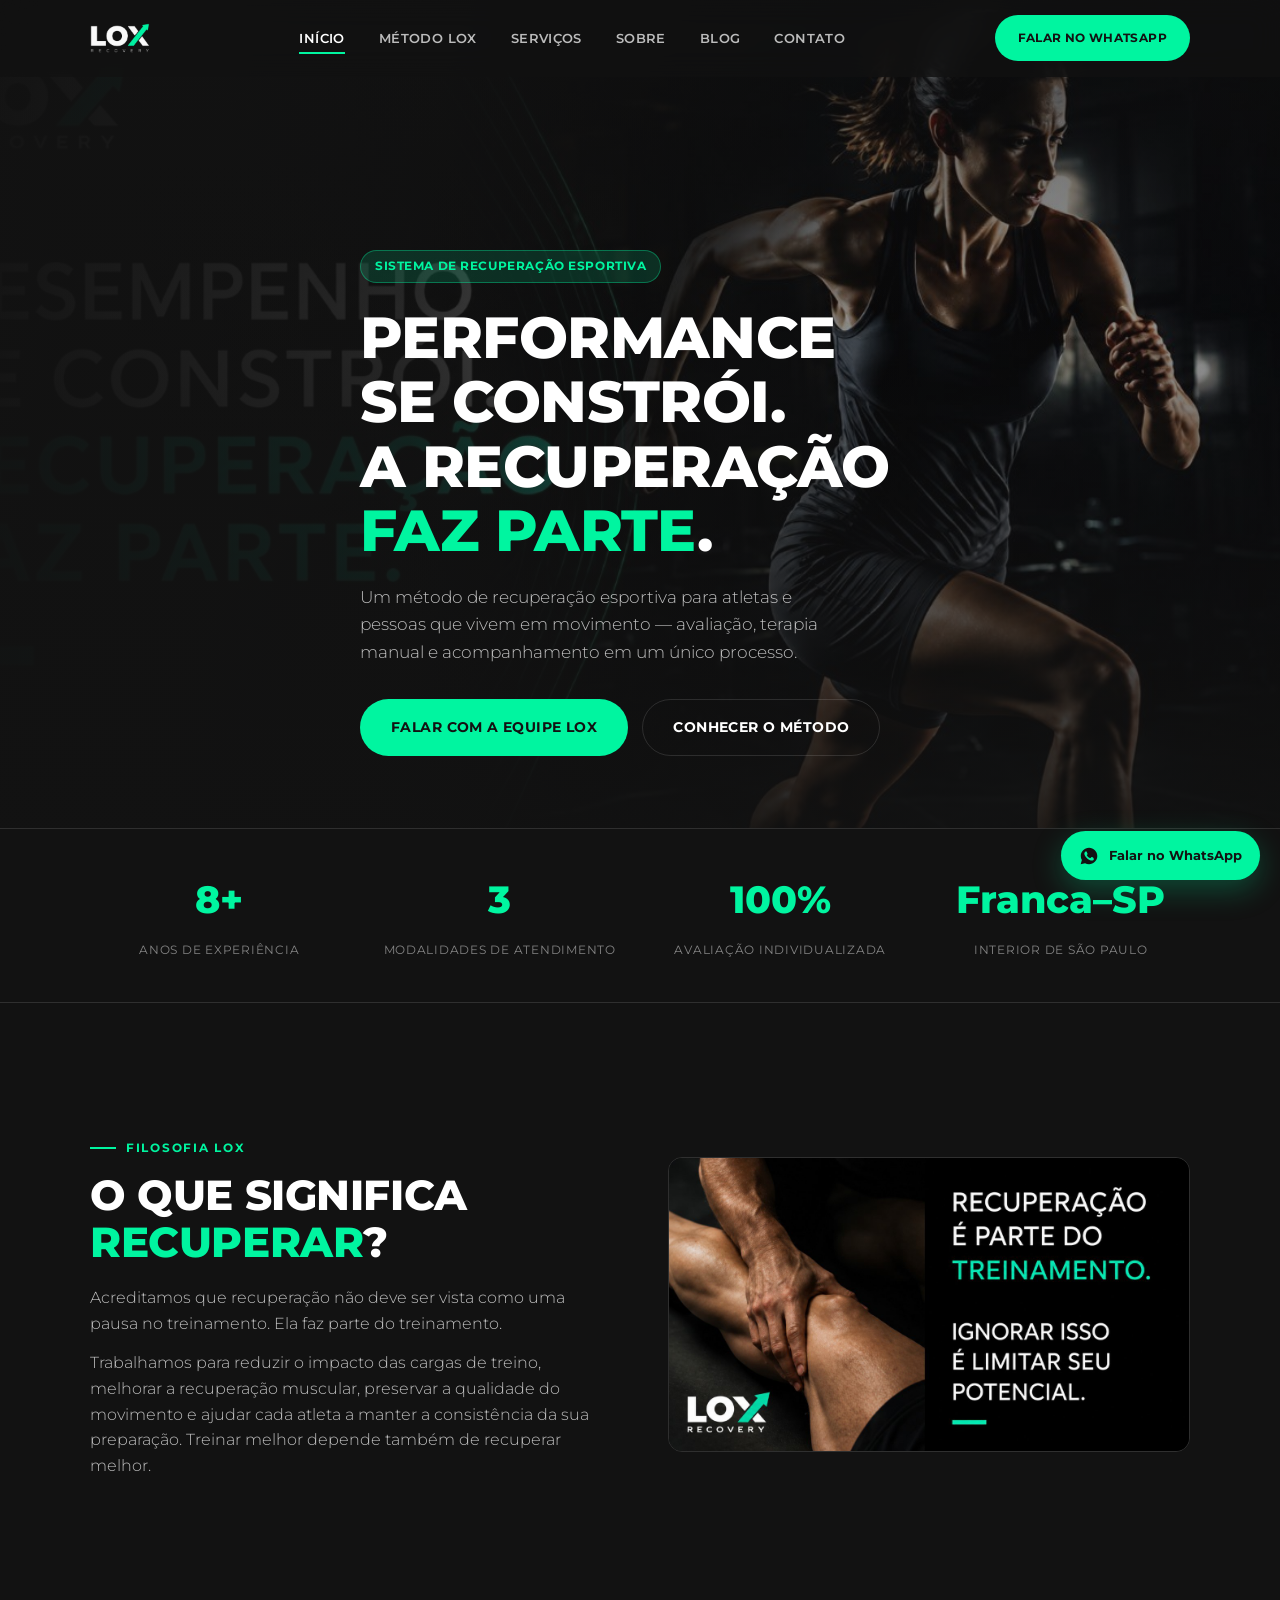
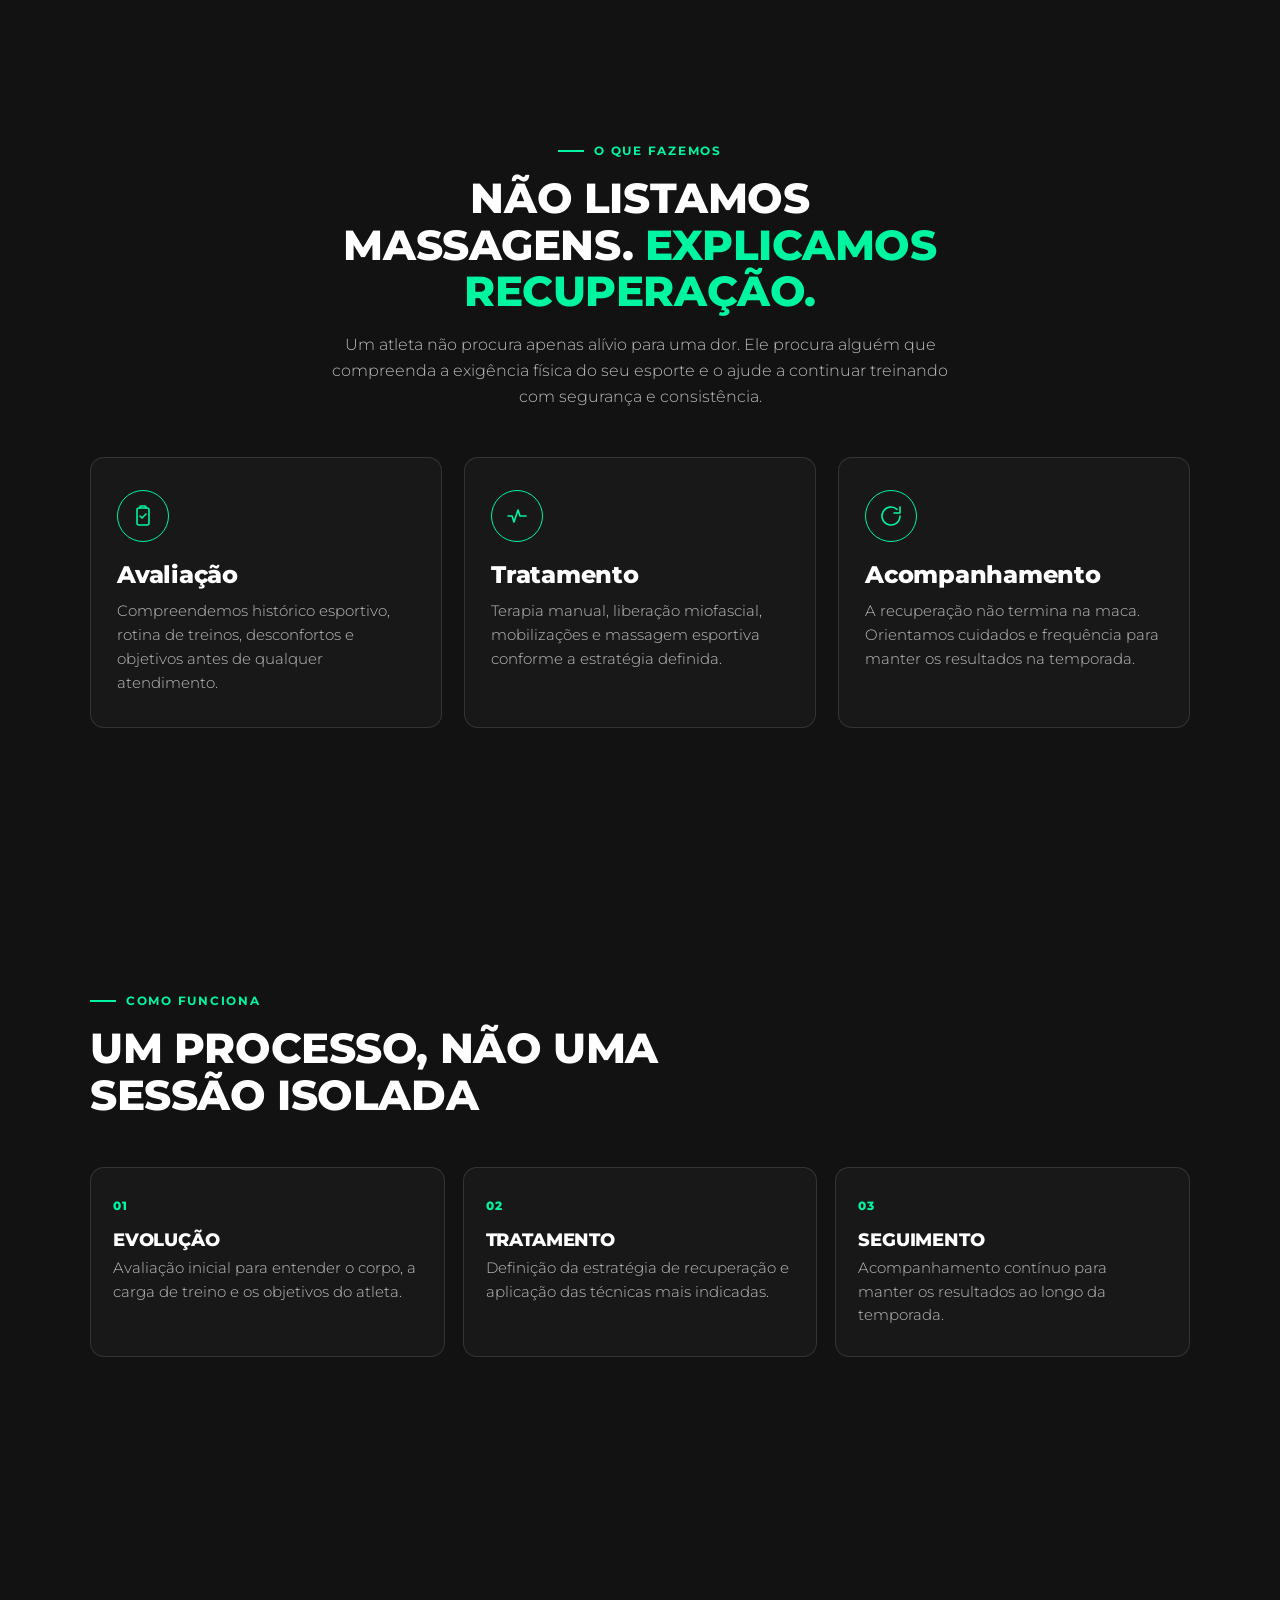
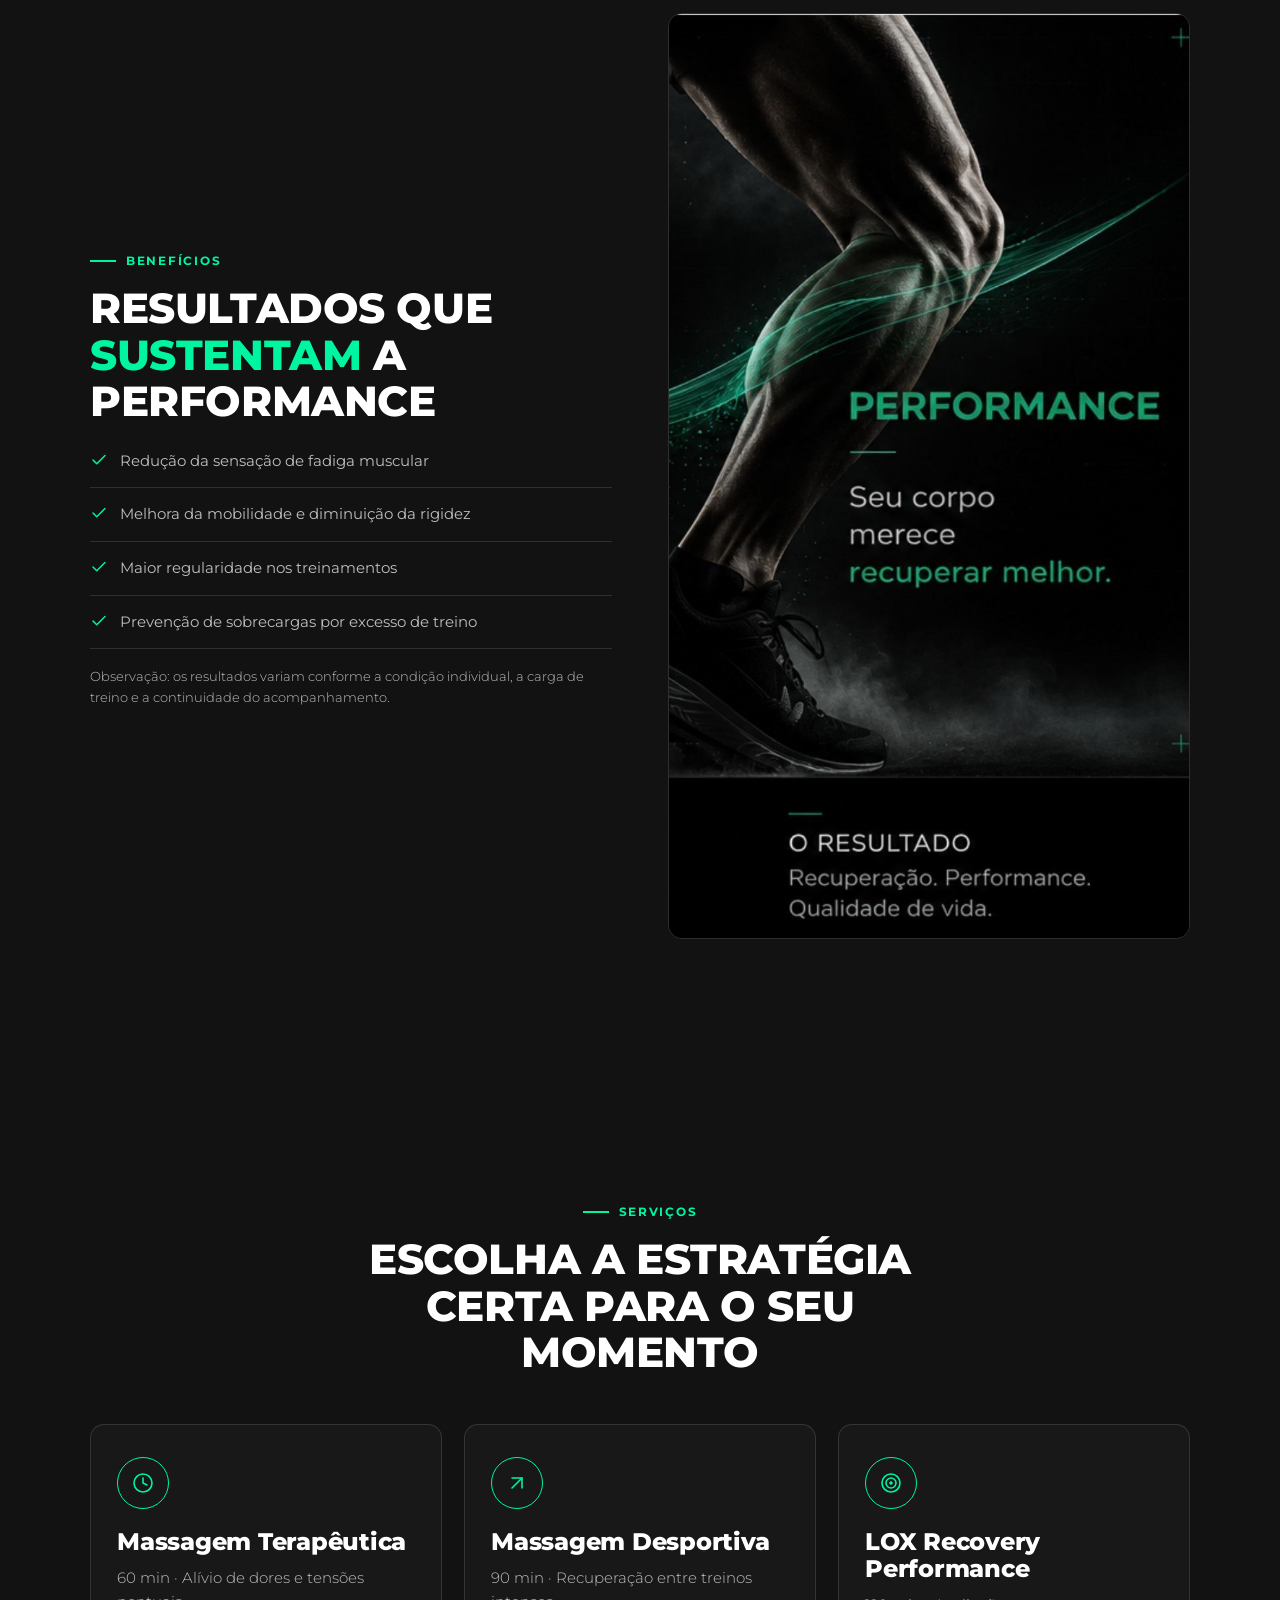
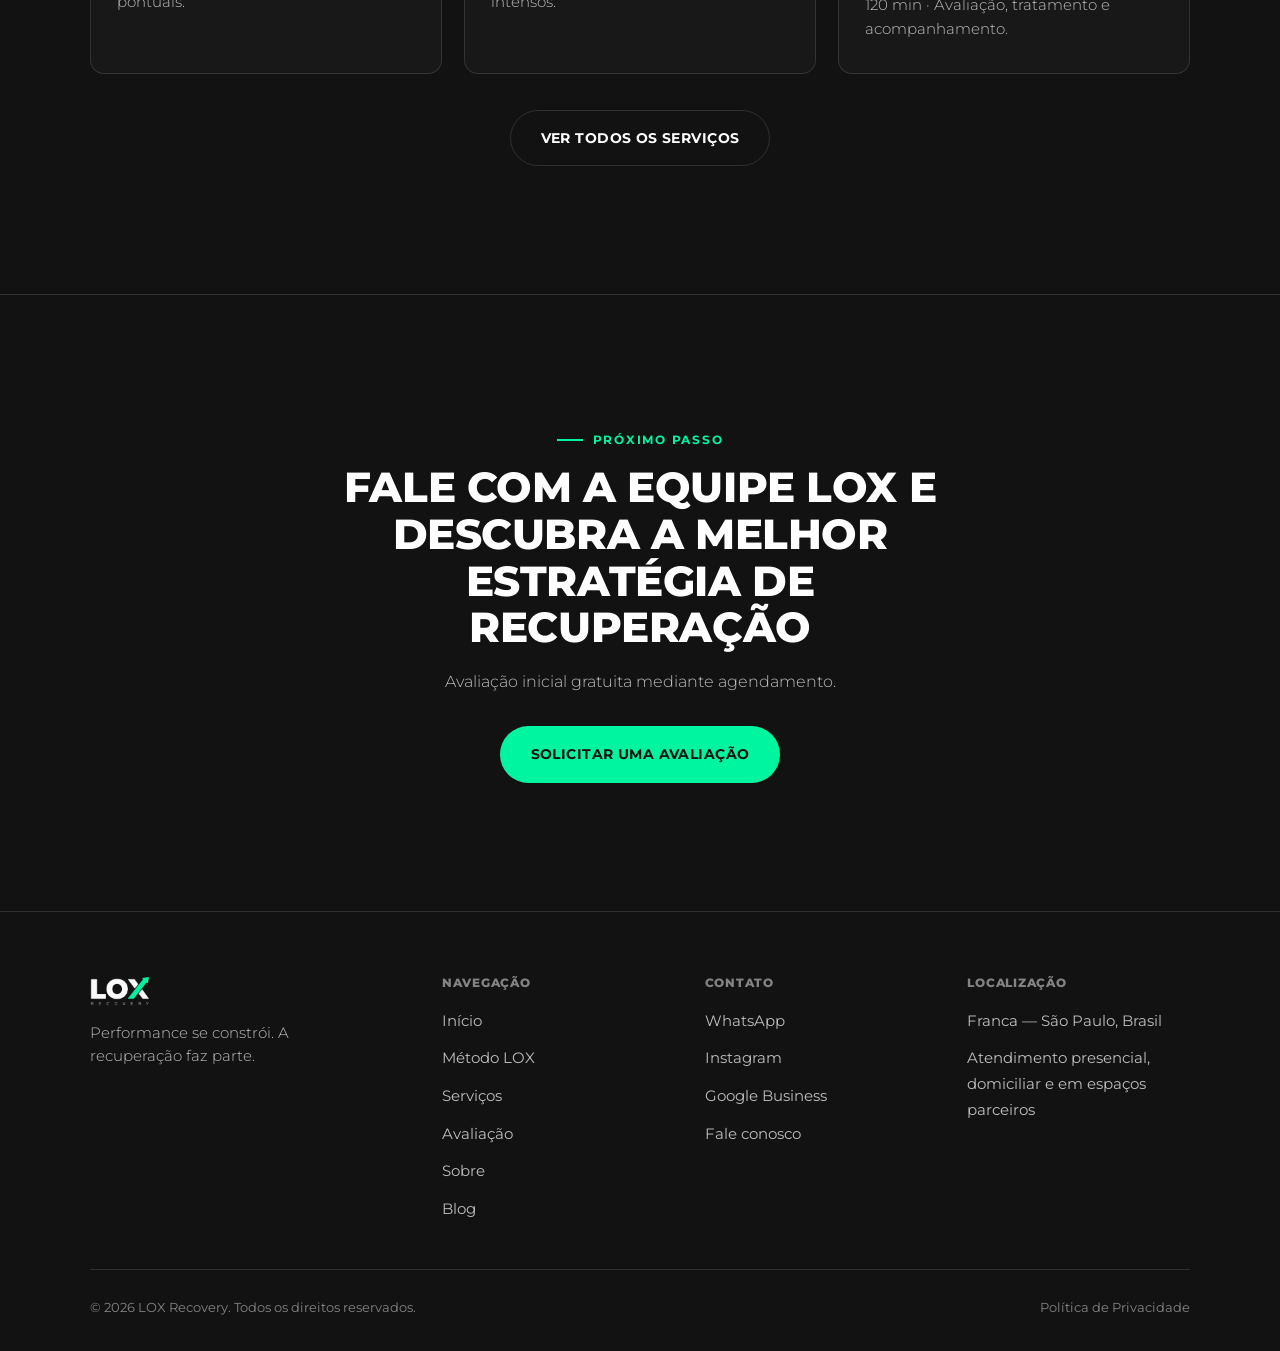
<file: index.html>
<!DOCTYPE html>
<html lang="pt-BR">
<head>
<meta charset="UTF-8">
<meta name="viewport" content="width=device-width, initial-scale=1.0">
<title>LOX Recovery | Recuperação Esportiva em Franca para Atletas e Pessoas Ativas</title>
<meta name="description" content="Recuperação esportiva personalizada para atletas e pessoas fisicamente ativas em Franca. Avaliação gratuita, terapia manual e acompanhamento profissional.">
<link rel="icon" type="image/png" href="assets/img/logo.png">
<link rel="preconnect" href="https://fonts.googleapis.com">
<link rel="preconnect" href="https://fonts.gstatic.com" crossorigin>
<link href="https://fonts.googleapis.com/css2?family=Montserrat:wght@300;400;600;700;800&display=swap" rel="stylesheet">
<link rel="stylesheet" href="assets/css/style.css">
</head>
<body data-page="home">

<header class="site-header">
  <div class="container nav-wrap">
    <a href="index.html" class="brand"><img src="assets/img/logo.png" alt="LOX Recovery"></a>
    <nav class="nav-menu">
      <ul>
        <li><a href="index.html" class="is-active">Início</a></li>
        <li><a href="metodo-lox.html">Método LOX</a></li>
        <li><a href="servicos.html">Serviços</a></li>
        <li><a href="sobre.html">Sobre</a></li>
        <li><a href="blog.html">Blog</a></li>
        <li><a href="contato.html">Contato</a></li>
      </ul>
    </nav>
    <div class="nav-actions">
      <a href="#" class="btn btn-primary nav-cta-desktop" data-whatsapp data-message="Olá! Gostaria de falar com a equipe LOX Recovery.">Falar no WhatsApp</a>
      <button class="menu-toggle" aria-label="Abrir menu" aria-expanded="false"><span></span><span></span><span></span></button>
    </div>
  </div>
</header>

<div class="mobile-menu">
  <ul>
    <li><a href="index.html" class="is-active">Início</a></li>
    <li><a href="metodo-lox.html">Método LOX</a></li>
    <li><a href="servicos.html">Serviços</a></li>
    <li><a href="avaliacao.html">Avaliação</a></li>
    <li><a href="sobre.html">Sobre</a></li>
    <li><a href="blog.html">Blog</a></li>
    <li><a href="contato.html">Contato</a></li>
  </ul>
  <a href="#" class="btn btn-primary btn-block" data-whatsapp data-message="Olá! Gostaria de falar com a equipe LOX Recovery.">Falar no WhatsApp</a>
  <div class="mobile-menu-foot">
    <a href="https://www.instagram.com/loxrecovery/" target="_blank" rel="noopener">Instagram</a>
    <a href="contato.html">Contato</a>
  </div>
</div>

<main>

  <section class="hero">
    <div class="hero-bg"><img src="assets/img/hero-runner.jpg" alt="Atleta em movimento — LOX Recovery"></div>
    <div class="container hero-content">
      <span class="badge-pill">Sistema de recuperação esportiva</span>
      <h1 style="margin-top:22px;">Performance se constrói.<br>A recuperação <span class="text-green">faz parte</span>.</h1>
      <p class="lead">Um método de recuperação esportiva para atletas e pessoas que vivem em movimento — avaliação, terapia manual e acompanhamento em um único processo.</p>
      <div class="hero-actions">
        <a href="#" class="btn btn-primary" data-whatsapp data-message="Olá! Gostaria de falar com a equipe LOX Recovery.">
          Falar com a equipe LOX
        </a>
        <a href="metodo-lox.html" class="btn btn-outline">Conhecer o método</a>
      </div>
    </div>
  </section>

  <section class="stats-strip">
    <div class="container">
      <div class="grid grid-4">
        <div class="reveal"><span class="stat-num">8+</span><span class="stat-label">Anos de experiência</span></div>
        <div class="reveal"><span class="stat-num">3</span><span class="stat-label">Modalidades de atendimento</span></div>
        <div class="reveal"><span class="stat-num">100%</span><span class="stat-label">Avaliação individualizada</span></div>
        <div class="reveal"><span class="stat-num">Franca–SP</span><span class="stat-label">Interior de São Paulo</span></div>
      </div>
    </div>
  </section>

  <section>
    <div class="container">
      <div class="grid grid-2" style="align-items:center; gap:56px;">
        <div class="reveal">
          <span class="eyebrow">Filosofia LOX</span>
          <h2>O que significa <span class="text-green">recuperar</span>?</h2>
          <p style="margin-top:20px;">Acreditamos que recuperação não deve ser vista como uma pausa no treinamento. Ela faz parte do treinamento.</p>
          <p style="margin-top:14px;">Trabalhamos para reduzir o impacto das cargas de treino, melhorar a recuperação muscular, preservar a qualidade do movimento e ajudar cada atleta a manter a consistência da sua preparação. Treinar melhor depende também de recuperar melhor.</p>
        </div>
        <div class="reveal service-card-img">
          <img src="assets/img/detail-hand-knee.jpg" alt="Recuperação é parte do treinamento — LOX Recovery">
        </div>
      </div>
    </div>
  </section>

  <section>
    <div class="container">
      <div class="section-head center reveal">
        <span class="eyebrow" style="justify-content:center;">O que fazemos</span>
        <h2>Não listamos massagens. <span class="text-green">Explicamos recuperação.</span></h2>
        <p>Um atleta não procura apenas alívio para uma dor. Ele procura alguém que compreenda a exigência física do seu esporte e o ajude a continuar treinando com segurança e consistência.</p>
      </div>
      <div class="grid grid-3">
        <div class="card reveal">
          <div class="icon-badge">
            <svg viewBox="0 0 24 24" fill="none" stroke="currentColor" stroke-width="1.6" stroke-linecap="round" stroke-linejoin="round"><rect x="6" y="4" width="12" height="17" rx="2"></rect><path d="M9 4V3a1 1 0 0 1 1-1h4a1 1 0 0 1 1 1v1"></path><path d="M9 12l2 2 4-4"></path></svg>
          </div>
          <h3>Avaliação</h3>
          <p>Compreendemos histórico esportivo, rotina de treinos, desconfortos e objetivos antes de qualquer atendimento.</p>
        </div>
        <div class="card reveal">
          <div class="icon-badge">
            <svg viewBox="0 0 24 24" fill="none" stroke="currentColor" stroke-width="1.6" stroke-linecap="round" stroke-linejoin="round"><path d="M3 12h4l2 6 4-12 2 6h6"></path></svg>
          </div>
          <h3>Tratamento</h3>
          <p>Terapia manual, liberação miofascial, mobilizações e massagem esportiva conforme a estratégia definida.</p>
        </div>
        <div class="card reveal">
          <div class="icon-badge">
            <svg viewBox="0 0 24 24" fill="none" stroke="currentColor" stroke-width="1.6" stroke-linecap="round" stroke-linejoin="round"><path d="M21 12a9 9 0 1 1-3-6.7"></path><polyline points="21 3 21 9 15 9"></polyline></svg>
          </div>
          <h3>Acompanhamento</h3>
          <p>A recuperação não termina na maca. Orientamos cuidados e frequência para manter os resultados na temporada.</p>
        </div>
      </div>
    </div>
  </section>

  <section>
    <div class="container">
      <div class="section-head reveal">
        <span class="eyebrow">Como funciona</span>
        <h2>Um processo, não uma sessão isolada</h2>
      </div>
      <div class="process" style="--steps:3;">
        <div class="process-step reveal">
          <span class="num">01</span>
          <h3>Evolução</h3>
          <p>Avaliação inicial para entender o corpo, a carga de treino e os objetivos do atleta.</p>
        </div>
        <div class="process-step reveal">
          <span class="num">02</span>
          <h3>Tratamento</h3>
          <p>Definição da estratégia de recuperação e aplicação das técnicas mais indicadas.</p>
        </div>
        <div class="process-step reveal">
          <span class="num">03</span>
          <h3>Seguimento</h3>
          <p>Acompanhamento contínuo para manter os resultados ao longo da temporada.</p>
        </div>
      </div>
    </div>
  </section>

  <section>
    <div class="container">
      <div class="grid grid-2" style="align-items:center; gap:56px;">
        <div class="reveal service-card-img" style="order:2;">
          <img src="assets/img/detail-performance-leg.jpg" alt="Benefícios da recuperação esportiva LOX">
        </div>
        <div class="reveal" style="order:1;">
          <span class="eyebrow">Benefícios</span>
          <h2>Resultados que <span class="text-green">sustentam</span> a performance</h2>
          <ul class="checklist" style="margin-top:24px;">
            <li><svg viewBox="0 0 24 24" fill="none" stroke="currentColor" stroke-width="2" stroke-linecap="round" stroke-linejoin="round"><polyline points="20 6 9 17 4 12"></polyline></svg> Redução da sensação de fadiga muscular</li>
            <li><svg viewBox="0 0 24 24" fill="none" stroke="currentColor" stroke-width="2" stroke-linecap="round" stroke-linejoin="round"><polyline points="20 6 9 17 4 12"></polyline></svg> Melhora da mobilidade e diminuição da rigidez</li>
            <li><svg viewBox="0 0 24 24" fill="none" stroke="currentColor" stroke-width="2" stroke-linecap="round" stroke-linejoin="round"><polyline points="20 6 9 17 4 12"></polyline></svg> Maior regularidade nos treinamentos</li>
            <li><svg viewBox="0 0 24 24" fill="none" stroke="currentColor" stroke-width="2" stroke-linecap="round" stroke-linejoin="round"><polyline points="20 6 9 17 4 12"></polyline></svg> Prevenção de sobrecargas por excesso de treino</li>
          </ul>
          <p style="margin-top:18px; font-size:0.8rem;">Observação: os resultados variam conforme a condição individual, a carga de treino e a continuidade do acompanhamento.</p>
        </div>
      </div>
    </div>
  </section>

  <section>
    <div class="container">
      <div class="section-head center reveal">
        <span class="eyebrow" style="justify-content:center;">Serviços</span>
        <h2>Escolha a estratégia certa para o seu momento</h2>
      </div>
      <div class="grid grid-3">
        <div class="card reveal">
          <div class="icon-badge"><svg viewBox="0 0 24 24" fill="none" stroke="currentColor" stroke-width="1.6" stroke-linecap="round" stroke-linejoin="round"><circle cx="12" cy="12" r="9"></circle><polyline points="12 7 12 12 16 14"></polyline></svg></div>
          <h3>Massagem Terapêutica</h3>
          <p>60 min · Alívio de dores e tensões pontuais.</p>
        </div>
        <div class="card reveal">
          <div class="icon-badge"><svg viewBox="0 0 24 24" fill="none" stroke="currentColor" stroke-width="1.6" stroke-linecap="round" stroke-linejoin="round"><line x1="7" y1="17" x2="17" y2="7"></line><polyline points="7 7 17 7 17 17"></polyline></svg></div>
          <h3>Massagem Desportiva</h3>
          <p>90 min · Recuperação entre treinos intensos.</p>
        </div>
        <div class="card reveal">
          <div class="icon-badge"><svg viewBox="0 0 24 24" fill="none" stroke="currentColor" stroke-width="1.6"><circle cx="12" cy="12" r="9"></circle><circle cx="12" cy="12" r="5"></circle><circle cx="12" cy="12" r="1" fill="currentColor"></circle></svg></div>
          <h3>LOX Recovery Performance</h3>
          <p>120 min · Avaliação, tratamento e acompanhamento.</p>
        </div>
      </div>
      <div class="text-center reveal" style="margin-top:36px;">
        <a href="servicos.html" class="btn btn-outline">Ver todos os serviços</a>
      </div>
    </div>
  </section>

  <section class="cta-band">
    <div class="container reveal">
      <span class="eyebrow" style="justify-content:center;">Próximo passo</span>
      <h2>Fale com a equipe LOX e descubra a melhor estratégia de recuperação</h2>
      <p>Avaliação inicial gratuita mediante agendamento.</p>
      <div class="hero-actions">
        <a href="#" class="btn btn-primary" data-whatsapp data-message="Olá! Gostaria de solicitar uma avaliação com a LOX Recovery.">Solicitar uma avaliação</a>
      </div>
    </div>
  </section>

</main>

<footer class="site-footer">
  <div class="container">
    <div class="footer-top">
      <div class="footer-brand reveal">
        <img src="assets/img/logo.png" alt="LOX Recovery">
        <p>Performance se constrói. A recuperação faz parte.</p>
      </div>
      <div class="footer-col reveal">
        <h4>Navegação</h4>
        <ul>
          <li><a href="index.html">Início</a></li>
          <li><a href="metodo-lox.html">Método LOX</a></li>
          <li><a href="servicos.html">Serviços</a></li>
          <li><a href="avaliacao.html">Avaliação</a></li>
          <li><a href="sobre.html">Sobre</a></li>
          <li><a href="blog.html">Blog</a></li>
        </ul>
      </div>
      <div class="footer-col reveal">
        <h4>Contato</h4>
        <ul>
          <li><a href="#" data-whatsapp>WhatsApp</a></li>
          <li><a href="https://www.instagram.com/loxrecovery/" target="_blank" rel="noopener">Instagram</a></li>
          <li><a href="#" target="_blank" rel="noopener">Google Business</a></li>
          <li><a href="contato.html">Fale conosco</a></li>
        </ul>
      </div>
      <div class="footer-col reveal">
        <h4>Localização</h4>
        <ul>
          <li><a>Franca — São Paulo, Brasil</a></li>
          <li><a>Atendimento presencial, domiciliar e em espaços parceiros</a></li>
        </ul>
      </div>
    </div>
    <div class="footer-bottom">
      <span>&copy; <span data-year></span> LOX Recovery. Todos os direitos reservados.</span>
      <a href="privacidade.html">Política de Privacidade</a>
    </div>
  </div>
</footer>

<a href="#" class="whatsapp-float" data-whatsapp data-message="Olá! Gostaria de falar com a equipe LOX Recovery.">
  <svg viewBox="0 0 24 24" fill="currentColor"><path d="M12.04 2c-5.46 0-9.9 4.44-9.9 9.9 0 1.75.46 3.45 1.32 4.95L2 22l5.25-1.38a9.9 9.9 0 0 0 4.79 1.22h.01c5.46 0 9.9-4.44 9.9-9.9S17.5 2 12.04 2zm5.8 14.06c-.24.68-1.4 1.3-1.93 1.38-.5.08-1.11.11-1.79-.11-.41-.13-.95-.3-1.63-.6-2.87-1.24-4.74-4.16-4.88-4.35-.14-.19-1.17-1.55-1.17-2.96 0-1.41.74-2.1 1-2.39.26-.29.56-.36.75-.36h.54c.17 0 .4-.02.62.48.24.55.81 1.9.88 2.04.07.14.11.3.02.49-.09.19-.14.3-.27.46-.14.16-.29.36-.41.48-.14.14-.28.29-.12.57.16.28.72 1.19 1.55 1.92 1.06.95 1.96 1.24 2.24 1.38.28.14.44.12.6-.07.16-.19.68-.79.86-1.06.18-.27.36-.22.6-.13.24.09 1.53.72 1.79.85.26.13.43.19.5.3.07.12.07.65-.17 1.33z"/></svg>
  <span class="wa-text">Falar no WhatsApp</span>
</a>

<script src="assets/js/main.js"></script>
</body>
</html>
</file>
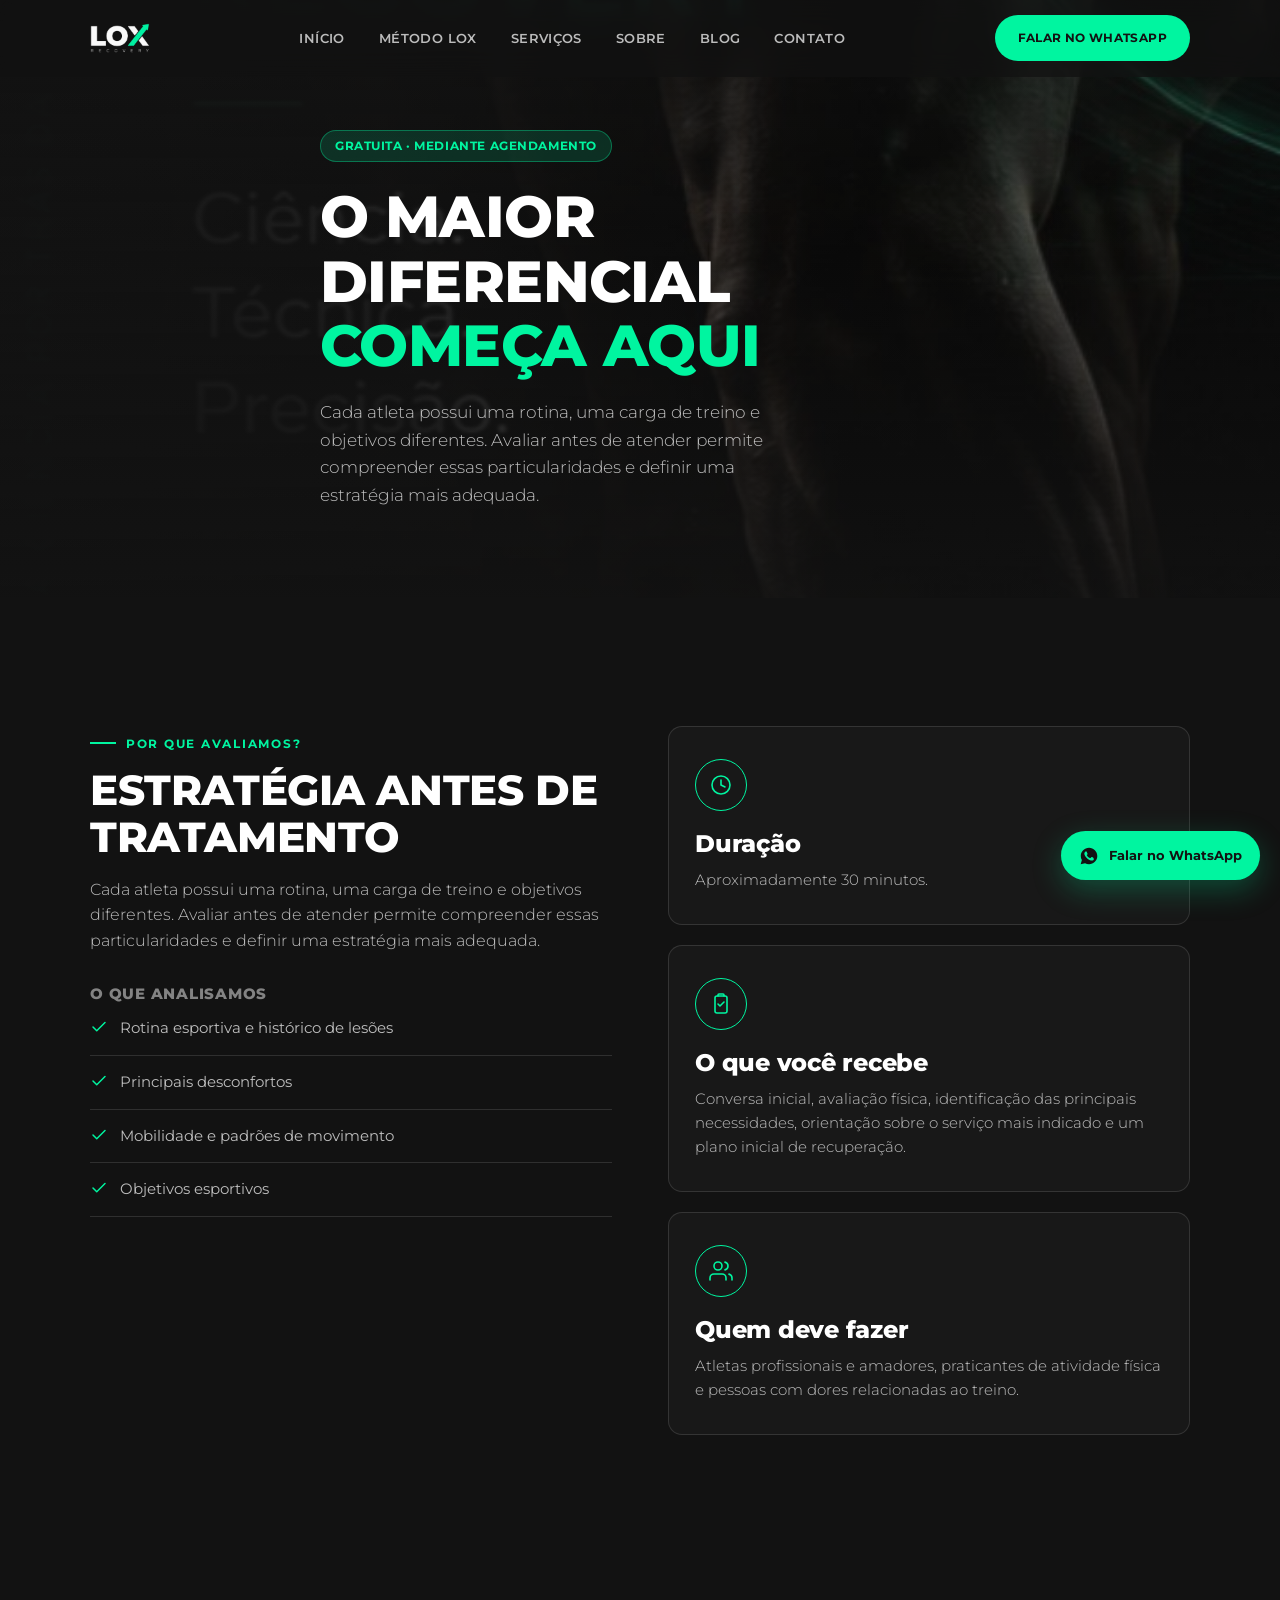
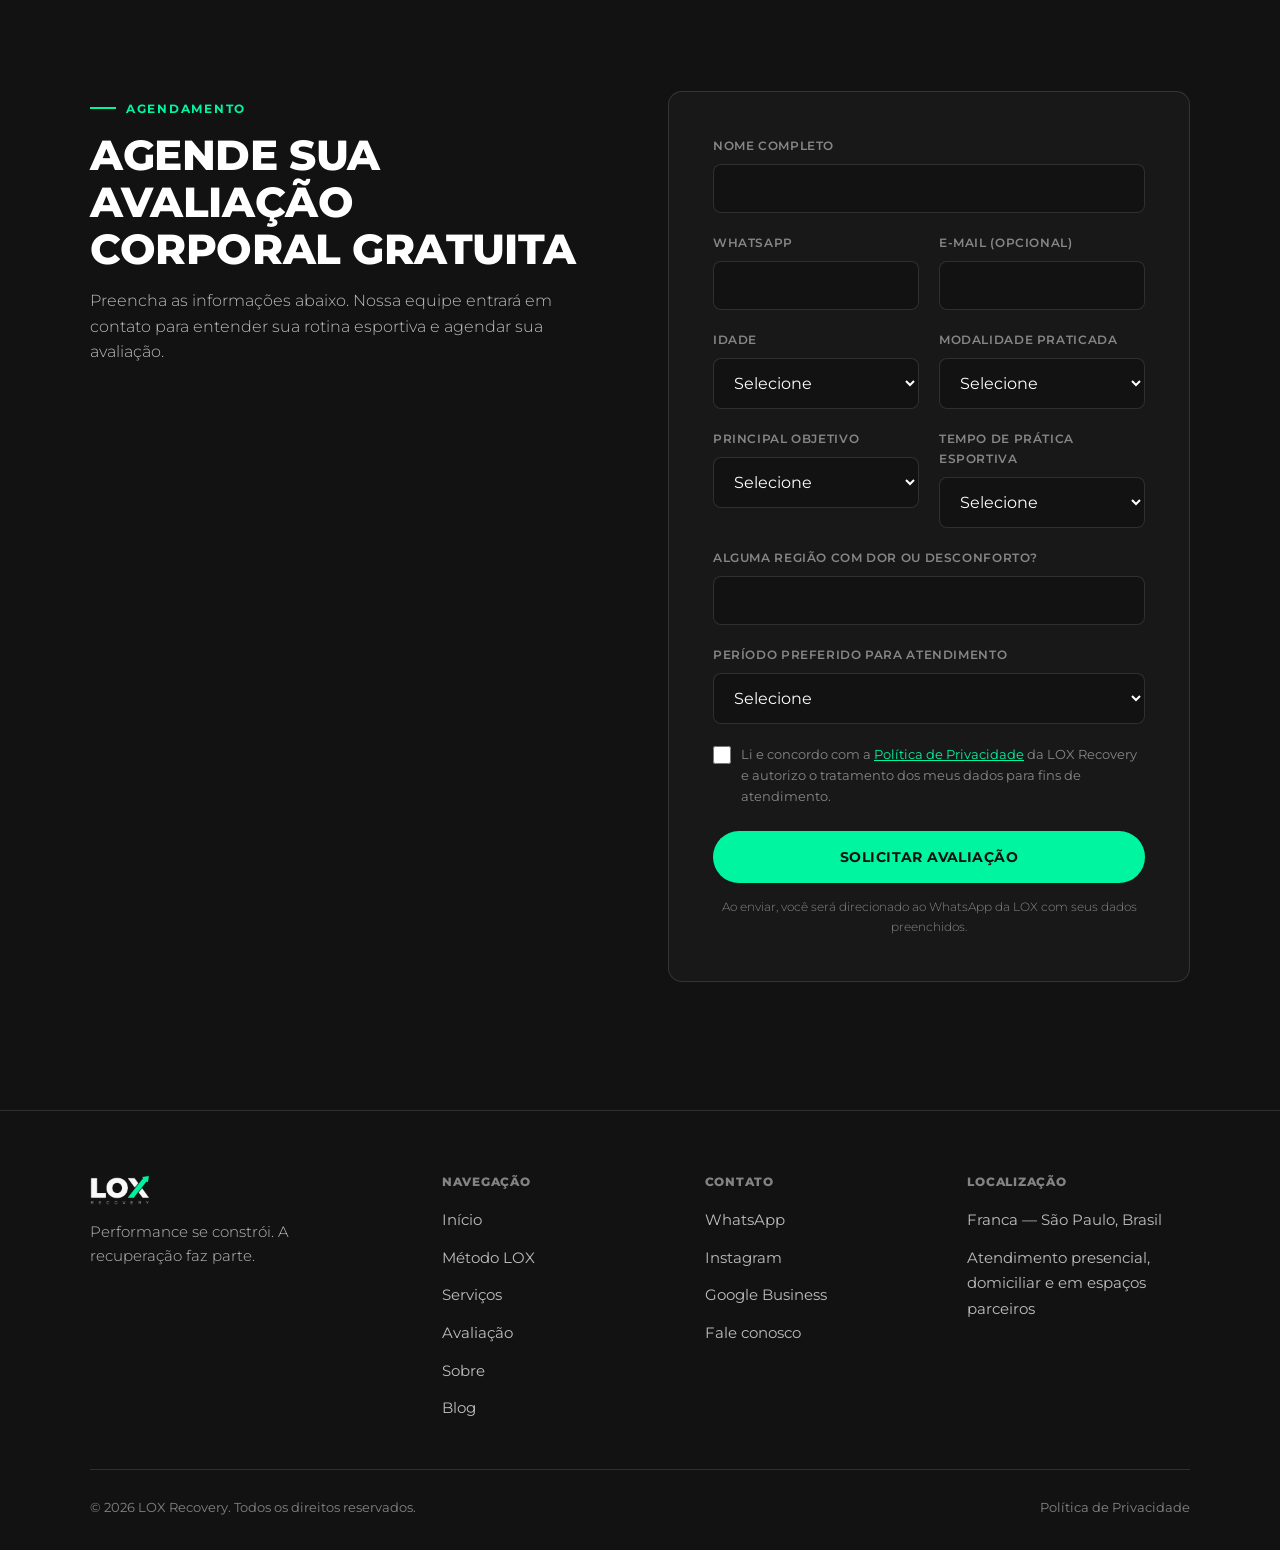
<file: avaliacao.html>
<!DOCTYPE html>
<html lang="pt-BR">
<head>
<meta charset="UTF-8">
<meta name="viewport" content="width=device-width, initial-scale=1.0">
<title>Avaliação Corporal Gratuita | LOX Recovery</title>
<meta name="description" content="Agende sua avaliação corporal gratuita e descubra a melhor estratégia de recuperação para sua rotina de treinos.">
<link rel="icon" type="image/png" href="assets/img/logo.png">
<link rel="preconnect" href="https://fonts.googleapis.com">
<link rel="preconnect" href="https://fonts.gstatic.com" crossorigin>
<link href="https://fonts.googleapis.com/css2?family=Montserrat:wght@300;400;600;700;800&display=swap" rel="stylesheet">
<link rel="stylesheet" href="assets/css/style.css">
</head>
<body data-page="avaliacao">

<header class="site-header">
  <div class="container nav-wrap">
    <a href="index.html" class="brand"><img src="assets/img/logo.png" alt="LOX Recovery"></a>
    <nav class="nav-menu">
      <ul>
        <li><a href="index.html">Início</a></li>
        <li><a href="metodo-lox.html">Método LOX</a></li>
        <li><a href="servicos.html">Serviços</a></li>
        <li><a href="sobre.html">Sobre</a></li>
        <li><a href="blog.html">Blog</a></li>
        <li><a href="contato.html">Contato</a></li>
      </ul>
    </nav>
    <div class="nav-actions">
      <a href="#" class="btn btn-primary nav-cta-desktop" data-whatsapp data-message="Olá! Gostaria de agendar minha avaliação corporal gratuita.">Falar no WhatsApp</a>
      <button class="menu-toggle" aria-label="Abrir menu" aria-expanded="false"><span></span><span></span><span></span></button>
    </div>
  </div>
</header>

<div class="mobile-menu">
  <ul>
    <li><a href="index.html">Início</a></li>
    <li><a href="metodo-lox.html">Método LOX</a></li>
    <li><a href="servicos.html">Serviços</a></li>
    <li><a href="avaliacao.html" class="is-active">Avaliação</a></li>
    <li><a href="sobre.html">Sobre</a></li>
    <li><a href="blog.html">Blog</a></li>
    <li><a href="contato.html">Contato</a></li>
  </ul>
  <a href="#" class="btn btn-primary btn-block" data-whatsapp>Falar no WhatsApp</a>
  <div class="mobile-menu-foot">
    <a href="https://www.instagram.com/loxrecovery/" target="_blank" rel="noopener">Instagram</a>
    <a href="contato.html">Contato</a>
  </div>
</div>

<main>

  <section class="hero hero-small">
    <div class="hero-bg"><img src="assets/img/hero-recovery-back.jpg" alt="Avaliação Corporal Gratuita — LOX Recovery"></div>
    <div class="container hero-content">
      <span class="badge-pill">Gratuita · Mediante agendamento</span>
      <h1 style="margin-top:22px;">O maior diferencial <span class="text-green">começa aqui</span></h1>
      <p class="lead">Cada atleta possui uma rotina, uma carga de treino e objetivos diferentes. Avaliar antes de atender permite compreender essas particularidades e definir uma estratégia mais adequada.</p>
    </div>
  </section>

  <section>
    <div class="container">
      <div class="grid grid-2" style="gap:56px;">
        <div class="reveal">
          <span class="eyebrow">Por que avaliamos?</span>
          <h2>Estratégia antes de tratamento</h2>
          <p style="margin-top:16px;">Cada atleta possui uma rotina, uma carga de treino e objetivos diferentes. Avaliar antes de atender permite compreender essas particularidades e definir uma estratégia mais adequada.</p>

          <h3 style="margin-top:32px; font-size:0.95rem; color:var(--color-white-faint); text-transform:uppercase; letter-spacing:.05em;">O que analisamos</h3>
          <ul class="checklist" style="margin-top:14px;">
            <li><svg viewBox="0 0 24 24" fill="none" stroke="currentColor" stroke-width="2" stroke-linecap="round" stroke-linejoin="round"><polyline points="20 6 9 17 4 12"></polyline></svg> Rotina esportiva e histórico de lesões</li>
            <li><svg viewBox="0 0 24 24" fill="none" stroke="currentColor" stroke-width="2" stroke-linecap="round" stroke-linejoin="round"><polyline points="20 6 9 17 4 12"></polyline></svg> Principais desconfortos</li>
            <li><svg viewBox="0 0 24 24" fill="none" stroke="currentColor" stroke-width="2" stroke-linecap="round" stroke-linejoin="round"><polyline points="20 6 9 17 4 12"></polyline></svg> Mobilidade e padrões de movimento</li>
            <li><svg viewBox="0 0 24 24" fill="none" stroke="currentColor" stroke-width="2" stroke-linecap="round" stroke-linejoin="round"><polyline points="20 6 9 17 4 12"></polyline></svg> Objetivos esportivos</li>
          </ul>
        </div>

        <div class="reveal">
          <div class="card" style="margin-bottom:20px;">
            <div class="icon-badge"><svg viewBox="0 0 24 24" fill="none" stroke="currentColor" stroke-width="1.6" stroke-linecap="round" stroke-linejoin="round"><circle cx="12" cy="12" r="9"></circle><polyline points="12 7 12 12 16 14"></polyline></svg></div>
            <h3>Duração</h3>
            <p>Aproximadamente 30 minutos.</p>
          </div>
          <div class="card" style="margin-bottom:20px;">
            <div class="icon-badge"><svg viewBox="0 0 24 24" fill="none" stroke="currentColor" stroke-width="1.6" stroke-linecap="round" stroke-linejoin="round"><rect x="6" y="4" width="12" height="17" rx="2"></rect><path d="M9 4V3a1 1 0 0 1 1-1h4a1 1 0 0 1 1 1v1"></path><path d="M9 12l2 2 4-4"></path></svg></div>
            <h3>O que você recebe</h3>
            <p>Conversa inicial, avaliação física, identificação das principais necessidades, orientação sobre o serviço mais indicado e um plano inicial de recuperação.</p>
          </div>
          <div class="card">
            <div class="icon-badge"><svg viewBox="0 0 24 24" fill="none" stroke="currentColor" stroke-width="1.6" stroke-linecap="round" stroke-linejoin="round"><path d="M17 21v-2a4 4 0 0 0-4-4H5a4 4 0 0 0-4 4v2"></path><circle cx="9" cy="7" r="4"></circle><path d="M23 21v-2a4 4 0 0 0-3-3.87"></path><path d="M16 3.13a4 4 0 0 1 0 7.75"></path></svg></div>
            <h3>Quem deve fazer</h3>
            <p>Atletas profissionais e amadores, praticantes de atividade física e pessoas com dores relacionadas ao treino.</p>
          </div>
        </div>
      </div>
    </div>
  </section>

  <section id="agendar">
    <div class="container">
      <div class="grid grid-2" style="gap:56px; align-items:flex-start;">
        <div class="reveal">
          <span class="eyebrow">Agendamento</span>
          <h2>Agende sua Avaliação Corporal Gratuita</h2>
          <p style="margin-top:16px;">Preencha as informações abaixo. Nossa equipe entrará em contato para entender sua rotina esportiva e agendar sua avaliação.</p>
        </div>

        <div class="form-panel reveal">
          <form data-lox-form="Agendar Avaliação Gratuita">
            <div class="form-fields">
              <div class="field">
                <label for="av-nome">Nome completo</label>
                <input type="text" id="av-nome" name="nome" required>
              </div>
              <div class="field-row cols-2">
                <div class="field">
                  <label for="av-whats">WhatsApp</label>
                  <input type="tel" id="av-whats" name="whatsapp" required>
                </div>
                <div class="field">
                  <label for="av-email">E-mail (opcional)</label>
                  <input type="email" id="av-email" name="email">
                </div>
              </div>
              <div class="field-row cols-2">
                <div class="field">
                  <label for="av-idade">Idade</label>
                  <select id="av-idade" name="idade" required>
                    <option value="">Selecione</option>
                    <option>Menor de 18</option>
                    <option>18–25</option>
                    <option>26–35</option>
                    <option>36–45</option>
                    <option>46–60</option>
                    <option>Acima de 60</option>
                  </select>
                </div>
                <div class="field">
                  <label for="av-modalidade">Modalidade praticada</label>
                  <select id="av-modalidade" name="modalidade" required>
                    <option value="">Selecione</option>
                    <option>Beach Tennis</option>
                    <option>Tênis</option>
                    <option>Corrida</option>
                    <option>Musculação</option>
                    <option>Cross Training</option>
                    <option>Futebol</option>
                    <option>Ciclismo</option>
                    <option>Artes Marciais</option>
                    <option>Triathlon</option>
                    <option>Outro</option>
                  </select>
                </div>
              </div>
              <div class="field-row cols-2">
                <div class="field">
                  <label for="av-objetivo">Principal objetivo</label>
                  <select id="av-objetivo" name="objetivo" required>
                    <option value="">Selecione</option>
                    <option>Recuperação muscular</option>
                    <option>Alívio da dor</option>
                    <option>Melhorar o desempenho</option>
                    <option>Prevenção de lesões</option>
                    <option>Recuperação pós competição</option>
                    <option>Outro</option>
                  </select>
                </div>
                <div class="field">
                  <label for="av-tempo">Tempo de prática esportiva</label>
                  <select id="av-tempo" name="tempo_pratica" required>
                    <option value="">Selecione</option>
                    <option>Menos de 6 meses</option>
                    <option>6 meses a 1 ano</option>
                    <option>1 a 3 anos</option>
                    <option>Mais de 3 anos</option>
                  </select>
                </div>
              </div>
              <div class="field">
                <label for="av-dor">Alguma região com dor ou desconforto?</label>
                <input type="text" id="av-dor" name="regiao_dor">
              </div>
              <div class="field">
                <label for="av-periodo">Período preferido para atendimento</label>
                <select id="av-periodo" name="periodo" required>
                  <option value="">Selecione</option>
                  <option>Manhã</option>
                  <option>Tarde</option>
                  <option>Noite</option>
                  <option>Indiferente</option>
                </select>
              </div>
              <div class="field-check">
                <input type="checkbox" id="av-lgpd" required>
                <label for="av-lgpd">Li e concordo com a <a href="privacidade.html">Política de Privacidade</a> da LOX Recovery e autorizo o tratamento dos meus dados para fins de atendimento.</label>
              </div>
              <button type="submit" class="btn btn-primary btn-block">Solicitar Avaliação</button>
              <p class="form-note">Ao enviar, você será direcionado ao WhatsApp da LOX com seus dados preenchidos.</p>
            </div>

            <div class="form-success">
              <div class="icon-badge"><svg viewBox="0 0 24 24" fill="none" stroke="currentColor" stroke-width="2" stroke-linecap="round" stroke-linejoin="round"><polyline points="20 6 9 17 4 12"></polyline></svg></div>
              <h3>Obrigado pelo contato!</h3>
              <p style="margin-top:10px;">Recebemos sua solicitação de avaliação. Em breve entraremos em contato pelo WhatsApp para conhecer melhor seus objetivos e agendar o melhor horário.</p>
              <a href="#" class="btn btn-primary" style="margin-top:22px;" data-wa-continue target="_blank" rel="noopener">Continuar no WhatsApp</a>
            </div>
          </form>
        </div>
      </div>
    </div>
  </section>

</main>

<footer class="site-footer">
  <div class="container">
    <div class="footer-top">
      <div class="footer-brand reveal">
        <img src="assets/img/logo.png" alt="LOX Recovery">
        <p>Performance se constrói. A recuperação faz parte.</p>
      </div>
      <div class="footer-col reveal">
        <h4>Navegação</h4>
        <ul>
          <li><a href="index.html">Início</a></li>
          <li><a href="metodo-lox.html">Método LOX</a></li>
          <li><a href="servicos.html">Serviços</a></li>
          <li><a href="avaliacao.html">Avaliação</a></li>
          <li><a href="sobre.html">Sobre</a></li>
          <li><a href="blog.html">Blog</a></li>
        </ul>
      </div>
      <div class="footer-col reveal">
        <h4>Contato</h4>
        <ul>
          <li><a href="#" data-whatsapp>WhatsApp</a></li>
          <li><a href="https://www.instagram.com/loxrecovery/" target="_blank" rel="noopener">Instagram</a></li>
          <li><a href="#" target="_blank" rel="noopener">Google Business</a></li>
          <li><a href="contato.html">Fale conosco</a></li>
        </ul>
      </div>
      <div class="footer-col reveal">
        <h4>Localização</h4>
        <ul>
          <li><a>Franca — São Paulo, Brasil</a></li>
          <li><a>Atendimento presencial, domiciliar e em espaços parceiros</a></li>
        </ul>
      </div>
    </div>
    <div class="footer-bottom">
      <span>&copy; <span data-year></span> LOX Recovery. Todos os direitos reservados.</span>
      <a href="privacidade.html">Política de Privacidade</a>
    </div>
  </div>
</footer>

<a href="#" class="whatsapp-float" data-whatsapp data-message="Olá! Gostaria de falar com a equipe LOX Recovery.">
  <svg viewBox="0 0 24 24" fill="currentColor"><path d="M12.04 2c-5.46 0-9.9 4.44-9.9 9.9 0 1.75.46 3.45 1.32 4.95L2 22l5.25-1.38a9.9 9.9 0 0 0 4.79 1.22h.01c5.46 0 9.9-4.44 9.9-9.9S17.5 2 12.04 2zm5.8 14.06c-.24.68-1.4 1.3-1.93 1.38-.5.08-1.11.11-1.79-.11-.41-.13-.95-.3-1.63-.6-2.87-1.24-4.74-4.16-4.88-4.35-.14-.19-1.17-1.55-1.17-2.96 0-1.41.74-2.1 1-2.39.26-.29.56-.36.75-.36h.54c.17 0 .4-.02.62.48.24.55.81 1.9.88 2.04.07.14.11.3.02.49-.09.19-.14.3-.27.46-.14.16-.29.36-.41.48-.14.14-.28.29-.12.57.16.28.72 1.19 1.55 1.92 1.06.95 1.96 1.24 2.24 1.38.28.14.44.12.6-.07.16-.19.68-.79.86-1.06.18-.27.36-.22.6-.13.24.09 1.53.72 1.79.85.26.13.43.19.5.3.07.12.07.65-.17 1.33z"/></svg>
  <span class="wa-text">Falar no WhatsApp</span>
</a>

<script src="assets/js/main.js"></script>
</body>
</html>
</file>
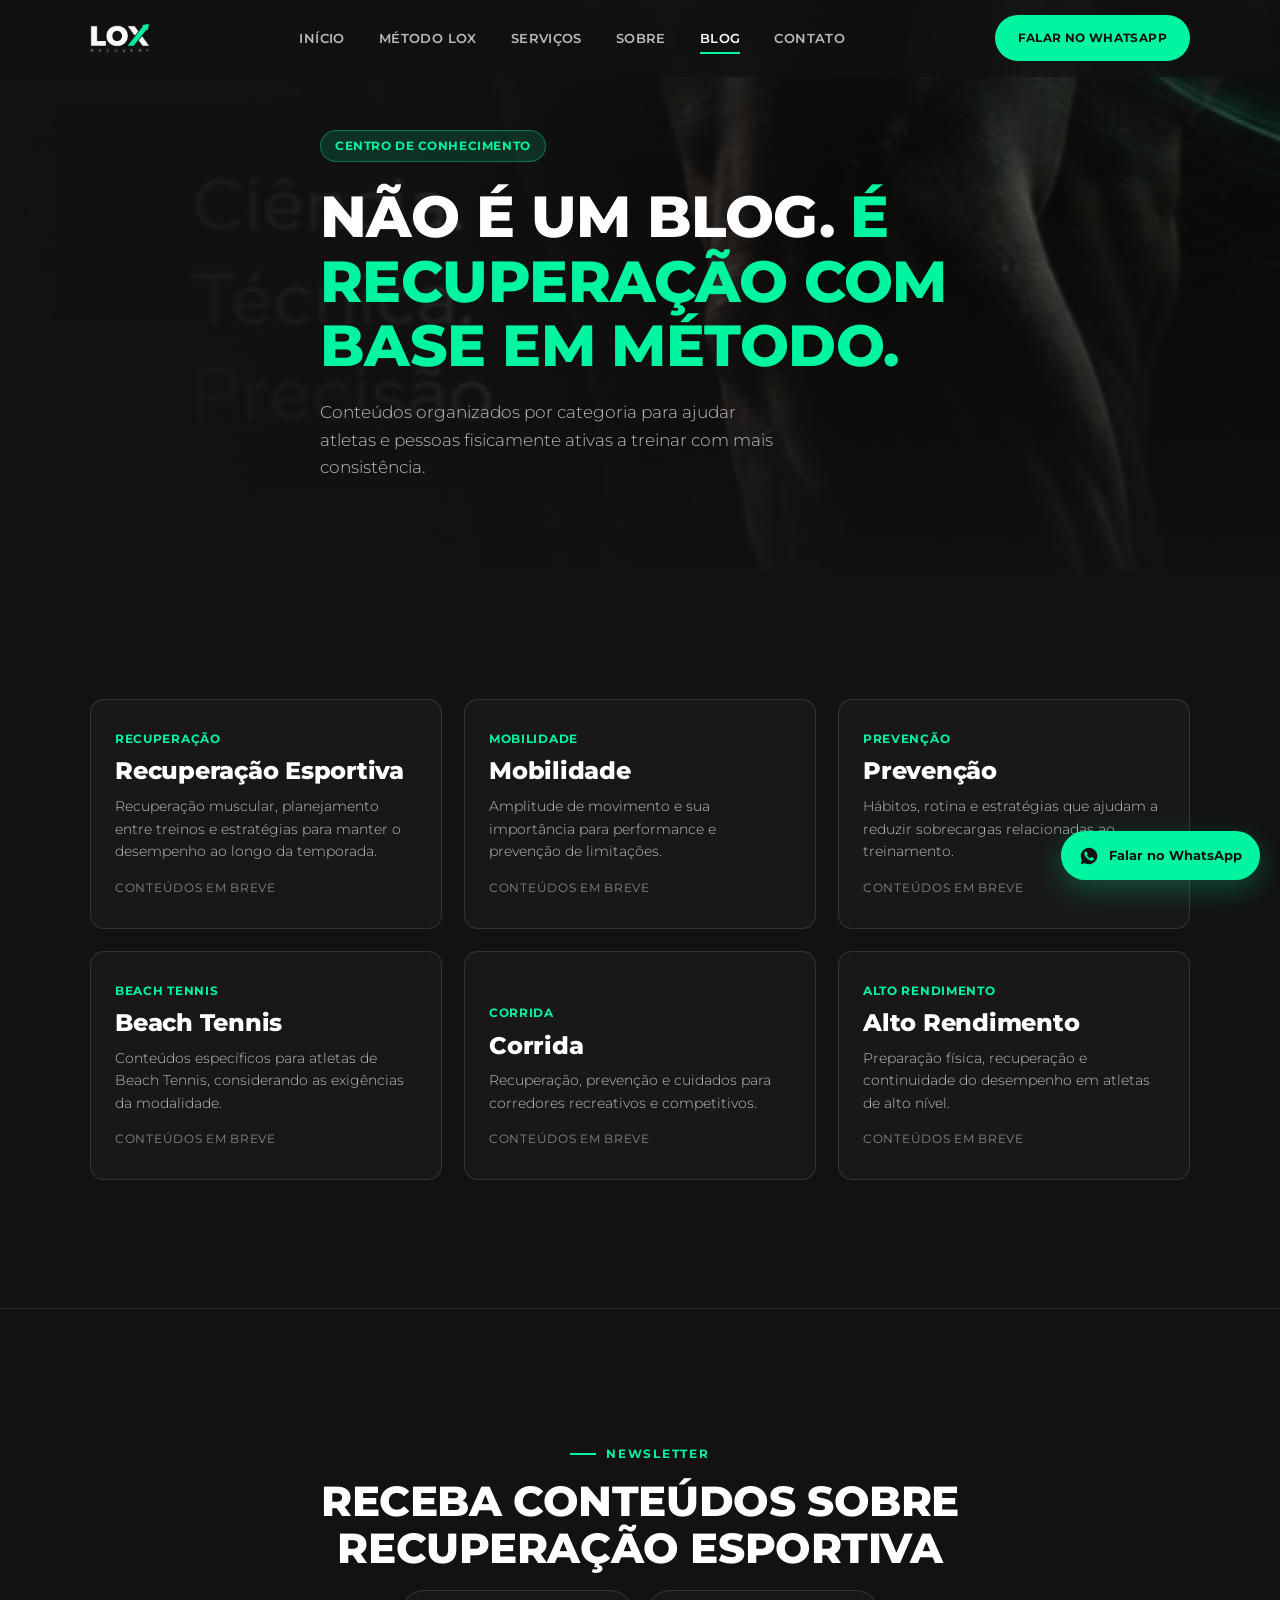
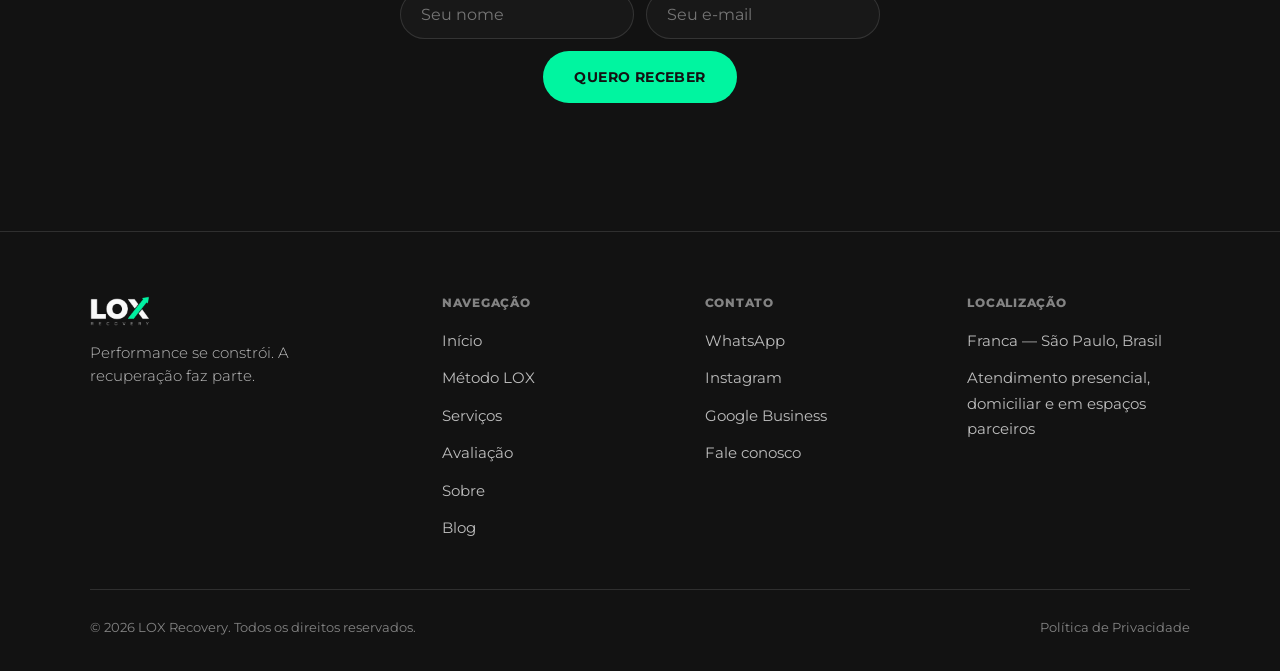
<file: blog.html>
<!DOCTYPE html>
<html lang="pt-BR">
<head>
<meta charset="UTF-8">
<meta name="viewport" content="width=device-width, initial-scale=1.0">
<title>Blog LOX Recovery | Centro de Conhecimento sobre Recuperação Esportiva</title>
<meta name="description" content="Conteúdos sobre recuperação esportiva, mobilidade, prevenção e performance para atletas de Beach Tennis, corrida e alto rendimento.">
<link rel="icon" type="image/png" href="assets/img/logo.png">
<link rel="preconnect" href="https://fonts.googleapis.com">
<link rel="preconnect" href="https://fonts.gstatic.com" crossorigin>
<link href="https://fonts.googleapis.com/css2?family=Montserrat:wght@300;400;600;700;800&display=swap" rel="stylesheet">
<link rel="stylesheet" href="assets/css/style.css">
</head>
<body data-page="blog">

<header class="site-header">
  <div class="container nav-wrap">
    <a href="index.html" class="brand"><img src="assets/img/logo.png" alt="LOX Recovery"></a>
    <nav class="nav-menu">
      <ul>
        <li><a href="index.html">Início</a></li>
        <li><a href="metodo-lox.html">Método LOX</a></li>
        <li><a href="servicos.html">Serviços</a></li>
        <li><a href="sobre.html">Sobre</a></li>
        <li><a href="blog.html" class="is-active">Blog</a></li>
        <li><a href="contato.html">Contato</a></li>
      </ul>
    </nav>
    <div class="nav-actions">
      <a href="#" class="btn btn-primary nav-cta-desktop" data-whatsapp>Falar no WhatsApp</a>
      <button class="menu-toggle" aria-label="Abrir menu" aria-expanded="false"><span></span><span></span><span></span></button>
    </div>
  </div>
</header>

<div class="mobile-menu">
  <ul>
    <li><a href="index.html">Início</a></li>
    <li><a href="metodo-lox.html">Método LOX</a></li>
    <li><a href="servicos.html">Serviços</a></li>
    <li><a href="avaliacao.html">Avaliação</a></li>
    <li><a href="sobre.html">Sobre</a></li>
    <li><a href="blog.html" class="is-active">Blog</a></li>
    <li><a href="contato.html">Contato</a></li>
  </ul>
  <a href="#" class="btn btn-primary btn-block" data-whatsapp>Falar no WhatsApp</a>
  <div class="mobile-menu-foot">
    <a href="https://www.instagram.com/loxrecovery/" target="_blank" rel="noopener">Instagram</a>
    <a href="contato.html">Contato</a>
  </div>
</div>

<main>

  <section class="hero hero-small">
    <div class="hero-bg"><img src="assets/img/hero-recovery-back.jpg" alt="Blog LOX Recovery"></div>
    <div class="container hero-content">
      <span class="badge-pill">Centro de conhecimento</span>
      <h1 style="margin-top:22px;">Não é um blog. <span class="text-green">É recuperação com base em método.</span></h1>
      <p class="lead">Conteúdos organizados por categoria para ajudar atletas e pessoas fisicamente ativas a treinar com mais consistência.</p>
    </div>
  </section>

  <section>
    <div class="container">
      <div class="grid grid-3">

        <div class="blog-card reveal">
          <span class="tag">Recuperação</span>
          <h3>Recuperação Esportiva</h3>
          <p>Recuperação muscular, planejamento entre treinos e estratégias para manter o desempenho ao longo da temporada.</p>
          <span class="soon">Conteúdos em breve</span>
        </div>

        <div class="blog-card reveal">
          <span class="tag">Mobilidade</span>
          <h3>Mobilidade</h3>
          <p>Amplitude de movimento e sua importância para performance e prevenção de limitações.</p>
          <span class="soon">Conteúdos em breve</span>
        </div>

        <div class="blog-card reveal">
          <span class="tag">Prevenção</span>
          <h3>Prevenção</h3>
          <p>Hábitos, rotina e estratégias que ajudam a reduzir sobrecargas relacionadas ao treinamento.</p>
          <span class="soon">Conteúdos em breve</span>
        </div>

        <div class="blog-card reveal">
          <span class="tag">Beach Tennis</span>
          <h3>Beach Tennis</h3>
          <p>Conteúdos específicos para atletas de Beach Tennis, considerando as exigências da modalidade.</p>
          <span class="soon">Conteúdos em breve</span>
        </div>

        <div class="blog-card reveal">
          <span class="tag">Corrida</span>
          <h3>Corrida</h3>
          <p>Recuperação, prevenção e cuidados para corredores recreativos e competitivos.</p>
          <span class="soon">Conteúdos em breve</span>
        </div>

        <div class="blog-card reveal">
          <span class="tag">Alto Rendimento</span>
          <h3>Alto Rendimento</h3>
          <p>Preparação física, recuperação e continuidade do desempenho em atletas de alto nível.</p>
          <span class="soon">Conteúdos em breve</span>
        </div>

      </div>
    </div>
  </section>

  <section class="cta-band">
    <div class="container reveal">
      <span class="eyebrow" style="justify-content:center;">Newsletter</span>
      <h2>Receba conteúdos sobre recuperação esportiva</h2>
      <form data-lox-form="Newsletter" style="max-width:480px; margin:0 auto;">
        <div class="form-fields" style="display:flex; gap:12px; flex-wrap:wrap; justify-content:center;">
          <input type="text" name="nome" placeholder="Seu nome" required style="flex:1; min-width:160px; background:var(--color-black-card); border:1px solid var(--color-border); border-radius:100px; padding:14px 20px; color:var(--color-white);">
          <input type="email" name="email" placeholder="Seu e-mail" required style="flex:1; min-width:160px; background:var(--color-black-card); border:1px solid var(--color-border); border-radius:100px; padding:14px 20px; color:var(--color-white);">
          <button type="submit" class="btn btn-primary">Quero Receber</button>
        </div>
        <div class="form-success" style="padding-top:24px;">
          <p>Obrigado! Em breve você receberá nossos conteúdos.</p>
        </div>
      </form>
    </div>
  </section>

</main>

<footer class="site-footer">
  <div class="container">
    <div class="footer-top">
      <div class="footer-brand reveal">
        <img src="assets/img/logo.png" alt="LOX Recovery">
        <p>Performance se constrói. A recuperação faz parte.</p>
      </div>
      <div class="footer-col reveal">
        <h4>Navegação</h4>
        <ul>
          <li><a href="index.html">Início</a></li>
          <li><a href="metodo-lox.html">Método LOX</a></li>
          <li><a href="servicos.html">Serviços</a></li>
          <li><a href="avaliacao.html">Avaliação</a></li>
          <li><a href="sobre.html">Sobre</a></li>
          <li><a href="blog.html">Blog</a></li>
        </ul>
      </div>
      <div class="footer-col reveal">
        <h4>Contato</h4>
        <ul>
          <li><a href="#" data-whatsapp>WhatsApp</a></li>
          <li><a href="https://www.instagram.com/loxrecovery/" target="_blank" rel="noopener">Instagram</a></li>
          <li><a href="#" target="_blank" rel="noopener">Google Business</a></li>
          <li><a href="contato.html">Fale conosco</a></li>
        </ul>
      </div>
      <div class="footer-col reveal">
        <h4>Localização</h4>
        <ul>
          <li><a>Franca — São Paulo, Brasil</a></li>
          <li><a>Atendimento presencial, domiciliar e em espaços parceiros</a></li>
        </ul>
      </div>
    </div>
    <div class="footer-bottom">
      <span>&copy; <span data-year></span> LOX Recovery. Todos os direitos reservados.</span>
      <a href="privacidade.html">Política de Privacidade</a>
    </div>
  </div>
</footer>

<a href="#" class="whatsapp-float" data-whatsapp data-message="Olá! Gostaria de falar com a equipe LOX Recovery.">
  <svg viewBox="0 0 24 24" fill="currentColor"><path d="M12.04 2c-5.46 0-9.9 4.44-9.9 9.9 0 1.75.46 3.45 1.32 4.95L2 22l5.25-1.38a9.9 9.9 0 0 0 4.79 1.22h.01c5.46 0 9.9-4.44 9.9-9.9S17.5 2 12.04 2zm5.8 14.06c-.24.68-1.4 1.3-1.93 1.38-.5.08-1.11.11-1.79-.11-.41-.13-.95-.3-1.63-.6-2.87-1.24-4.74-4.16-4.88-4.35-.14-.19-1.17-1.55-1.17-2.96 0-1.41.74-2.1 1-2.39.26-.29.56-.36.75-.36h.54c.17 0 .4-.02.62.48.24.55.81 1.9.88 2.04.07.14.11.3.02.49-.09.19-.14.3-.27.46-.14.16-.29.36-.41.48-.14.14-.28.29-.12.57.16.28.72 1.19 1.55 1.92 1.06.95 1.96 1.24 2.24 1.38.28.14.44.12.6-.07.16-.19.68-.79.86-1.06.18-.27.36-.22.6-.13.24.09 1.53.72 1.79.85.26.13.43.19.5.3.07.12.07.65-.17 1.33z"/></svg>
  <span class="wa-text">Falar no WhatsApp</span>
</a>

<script src="assets/js/main.js"></script>
</body>
</html>
</file>
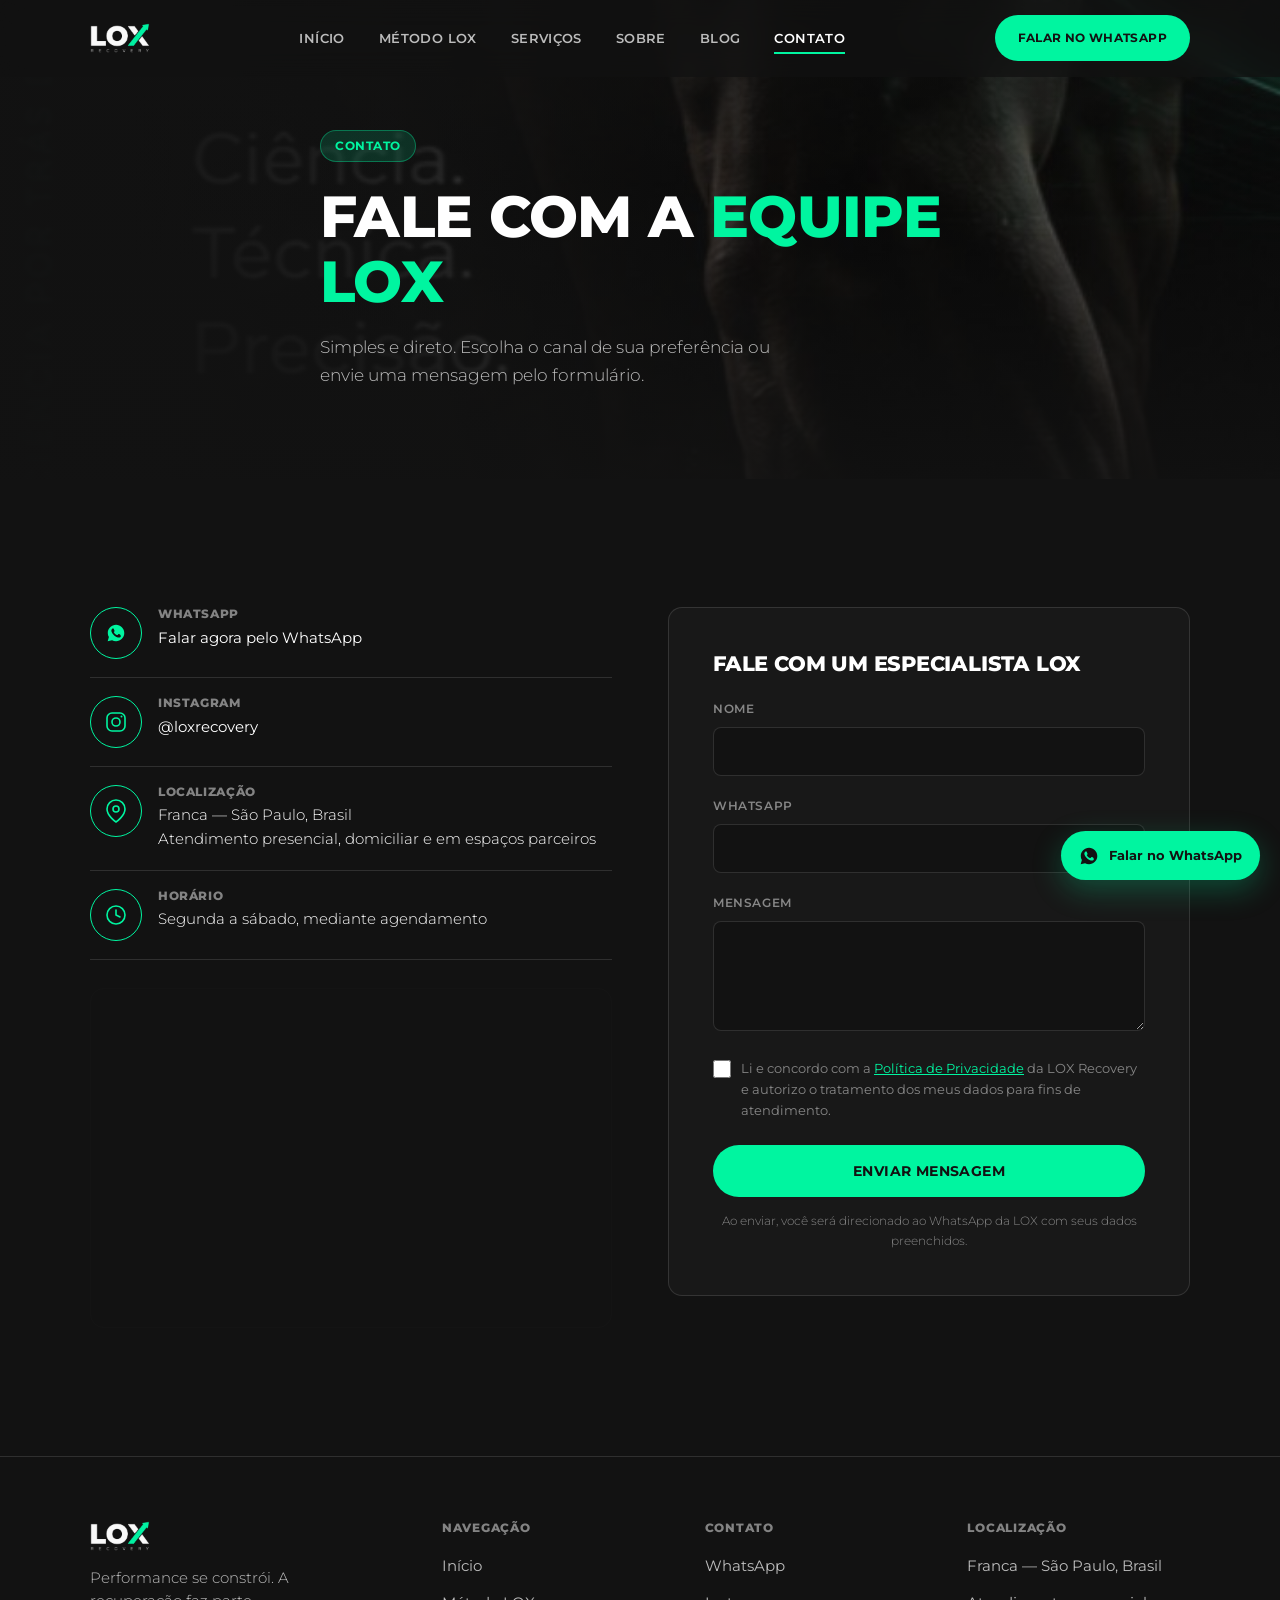
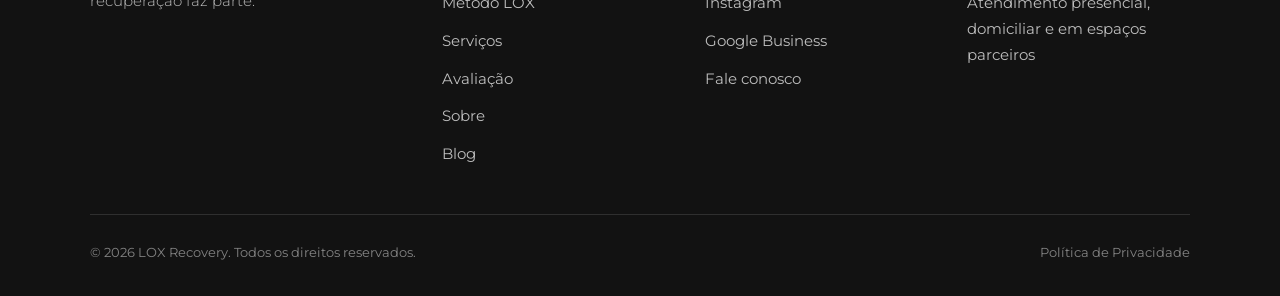
<file: contato.html>
<!DOCTYPE html>
<html lang="pt-BR">
<head>
<meta charset="UTF-8">
<meta name="viewport" content="width=device-width, initial-scale=1.0">
<title>Entre em Contato com a LOX Recovery | WhatsApp</title>
<meta name="description" content="Fale com a equipe LOX Recovery pelo WhatsApp, Instagram ou formulário. Atendimento presencial, domiciliar e em espaços parceiros em Franca — SP.">
<link rel="icon" type="image/png" href="assets/img/logo.png">
<link rel="preconnect" href="https://fonts.googleapis.com">
<link rel="preconnect" href="https://fonts.gstatic.com" crossorigin>
<link href="https://fonts.googleapis.com/css2?family=Montserrat:wght@300;400;600;700;800&display=swap" rel="stylesheet">
<link rel="stylesheet" href="assets/css/style.css">
</head>
<body data-page="contato">

<header class="site-header">
  <div class="container nav-wrap">
    <a href="index.html" class="brand"><img src="assets/img/logo.png" alt="LOX Recovery"></a>
    <nav class="nav-menu">
      <ul>
        <li><a href="index.html">Início</a></li>
        <li><a href="metodo-lox.html">Método LOX</a></li>
        <li><a href="servicos.html">Serviços</a></li>
        <li><a href="sobre.html">Sobre</a></li>
        <li><a href="blog.html">Blog</a></li>
        <li><a href="contato.html" class="is-active">Contato</a></li>
      </ul>
    </nav>
    <div class="nav-actions">
      <a href="#" class="btn btn-primary nav-cta-desktop" data-whatsapp>Falar no WhatsApp</a>
      <button class="menu-toggle" aria-label="Abrir menu" aria-expanded="false"><span></span><span></span><span></span></button>
    </div>
  </div>
</header>

<div class="mobile-menu">
  <ul>
    <li><a href="index.html">Início</a></li>
    <li><a href="metodo-lox.html">Método LOX</a></li>
    <li><a href="servicos.html">Serviços</a></li>
    <li><a href="avaliacao.html">Avaliação</a></li>
    <li><a href="sobre.html">Sobre</a></li>
    <li><a href="blog.html">Blog</a></li>
    <li><a href="contato.html" class="is-active">Contato</a></li>
  </ul>
  <a href="#" class="btn btn-primary btn-block" data-whatsapp>Falar no WhatsApp</a>
  <div class="mobile-menu-foot">
    <a href="https://www.instagram.com/loxrecovery/" target="_blank" rel="noopener">Instagram</a>
    <a href="contato.html">Contato</a>
  </div>
</div>

<main>

  <section class="hero hero-small">
    <div class="hero-bg"><img src="assets/img/hero-recovery-back.jpg" alt="Contato LOX Recovery"></div>
    <div class="container hero-content">
      <span class="badge-pill">Contato</span>
      <h1 style="margin-top:22px;">Fale com a <span class="text-green">equipe LOX</span></h1>
      <p class="lead">Simples e direto. Escolha o canal de sua preferência ou envie uma mensagem pelo formulário.</p>
    </div>
  </section>

  <section>
    <div class="container">
      <div class="grid grid-2" style="gap:56px; align-items:flex-start;">

        <div class="reveal">
          <ul class="contact-info">
            <li>
              <div class="icon-badge"><svg viewBox="0 0 24 24" fill="currentColor" style="width:20px;height:20px;"><path d="M12.04 2c-5.46 0-9.9 4.44-9.9 9.9 0 1.75.46 3.45 1.32 4.95L2 22l5.25-1.38a9.9 9.9 0 0 0 4.79 1.22h.01c5.46 0 9.9-4.44 9.9-9.9S17.5 2 12.04 2zm5.8 14.06c-.24.68-1.4 1.3-1.93 1.38-.5.08-1.11.11-1.79-.11-.41-.13-.95-.3-1.63-.6-2.87-1.24-4.74-4.16-4.88-4.35-.14-.19-1.17-1.55-1.17-2.96 0-1.41.74-2.1 1-2.39.26-.29.56-.36.75-.36h.54c.17 0 .4-.02.62.48.24.55.81 1.9.88 2.04.07.14.11.3.02.49-.09.19-.14.3-.27.46-.14.16-.29.36-.41.48-.14.14-.28.29-.12.57.16.28.72 1.19 1.55 1.92 1.06.95 1.96 1.24 2.24 1.38.28.14.44.12.6-.07.16-.19.68-.79.86-1.06.18-.27.36-.22.6-.13.24.09 1.53.72 1.79.85.26.13.43.19.5.3.07.12.07.65-.17 1.33z"/></svg></div>
              <div>
                <h4>WhatsApp</h4>
                <a href="#" data-whatsapp data-message="Olá! Gostaria de falar com a equipe LOX Recovery.">Falar agora pelo WhatsApp</a>
              </div>
            </li>
            <li>
              <div class="icon-badge"><svg viewBox="0 0 24 24" fill="none" stroke="currentColor" stroke-width="1.6"><rect x="3" y="3" width="18" height="18" rx="5"></rect><circle cx="12" cy="12" r="4"></circle><circle cx="17.5" cy="6.5" r="1" fill="currentColor" stroke="none"></circle></svg></div>
              <div>
                <h4>Instagram</h4>
                <a href="https://www.instagram.com/loxrecovery/" target="_blank" rel="noopener">@loxrecovery</a>
              </div>
            </li>
            <li>
              <div class="icon-badge"><svg viewBox="0 0 24 24" fill="none" stroke="currentColor" stroke-width="1.6" stroke-linecap="round" stroke-linejoin="round"><path d="M21 10c0 7-9 13-9 13s-9-6-9-13a9 9 0 0 1 18 0z"></path><circle cx="12" cy="10" r="3"></circle></svg></div>
              <div>
                <h4>Localização</h4>
                <p>Franca — São Paulo, Brasil<br>Atendimento presencial, domiciliar e em espaços parceiros</p>
              </div>
            </li>
            <li>
              <div class="icon-badge"><svg viewBox="0 0 24 24" fill="none" stroke="currentColor" stroke-width="1.6" stroke-linecap="round" stroke-linejoin="round"><circle cx="12" cy="12" r="9"></circle><polyline points="12 7 12 12 16 14"></polyline></svg></div>
              <div>
                <h4>Horário</h4>
                <p>Segunda a sábado, mediante agendamento</p>
              </div>
            </li>
          </ul>

          <div class="map-frame reveal" style="margin-top:28px;">
            <iframe title="Mapa — Franca, São Paulo" loading="lazy" referrerpolicy="no-referrer-when-downgrade"
              src="https://www.google.com/maps?q=Franca,SP&output=embed"></iframe>
          </div>
        </div>

        <div class="form-panel reveal">
          <h2 style="font-size:1.3rem;">Fale com um Especialista LOX</h2>
          <form data-lox-form="Falar com Especialista" style="margin-top:24px;">
            <div class="form-fields">
              <div class="field">
                <label for="ct-nome">Nome</label>
                <input type="text" id="ct-nome" name="nome" required>
              </div>
              <div class="field">
                <label for="ct-whats">WhatsApp</label>
                <input type="tel" id="ct-whats" name="whatsapp" required>
              </div>
              <div class="field">
                <label for="ct-msg">Mensagem</label>
                <textarea id="ct-msg" name="mensagem" required></textarea>
              </div>
              <div class="field-check">
                <input type="checkbox" id="ct-lgpd" required>
                <label for="ct-lgpd">Li e concordo com a <a href="privacidade.html">Política de Privacidade</a> da LOX Recovery e autorizo o tratamento dos meus dados para fins de atendimento.</label>
              </div>
              <button type="submit" class="btn btn-primary btn-block">Enviar Mensagem</button>
              <p class="form-note">Ao enviar, você será direcionado ao WhatsApp da LOX com seus dados preenchidos.</p>
            </div>

            <div class="form-success">
              <div class="icon-badge"><svg viewBox="0 0 24 24" fill="none" stroke="currentColor" stroke-width="2" stroke-linecap="round" stroke-linejoin="round"><polyline points="20 6 9 17 4 12"></polyline></svg></div>
              <h3>Sua solicitação foi enviada com sucesso.</h3>
              <p style="margin-top:10px;">Nossa equipe responderá o mais rápido possível.</p>
              <a href="#" class="btn btn-primary" style="margin-top:22px;" data-wa-continue target="_blank" rel="noopener">Continuar no WhatsApp</a>
            </div>
          </form>
        </div>

      </div>
    </div>
  </section>

</main>

<footer class="site-footer">
  <div class="container">
    <div class="footer-top">
      <div class="footer-brand reveal">
        <img src="assets/img/logo.png" alt="LOX Recovery">
        <p>Performance se constrói. A recuperação faz parte.</p>
      </div>
      <div class="footer-col reveal">
        <h4>Navegação</h4>
        <ul>
          <li><a href="index.html">Início</a></li>
          <li><a href="metodo-lox.html">Método LOX</a></li>
          <li><a href="servicos.html">Serviços</a></li>
          <li><a href="avaliacao.html">Avaliação</a></li>
          <li><a href="sobre.html">Sobre</a></li>
          <li><a href="blog.html">Blog</a></li>
        </ul>
      </div>
      <div class="footer-col reveal">
        <h4>Contato</h4>
        <ul>
          <li><a href="#" data-whatsapp>WhatsApp</a></li>
          <li><a href="https://www.instagram.com/loxrecovery/" target="_blank" rel="noopener">Instagram</a></li>
          <li><a href="#" target="_blank" rel="noopener">Google Business</a></li>
          <li><a href="contato.html">Fale conosco</a></li>
        </ul>
      </div>
      <div class="footer-col reveal">
        <h4>Localização</h4>
        <ul>
          <li><a>Franca — São Paulo, Brasil</a></li>
          <li><a>Atendimento presencial, domiciliar e em espaços parceiros</a></li>
        </ul>
      </div>
    </div>
    <div class="footer-bottom">
      <span>&copy; <span data-year></span> LOX Recovery. Todos os direitos reservados.</span>
      <a href="privacidade.html">Política de Privacidade</a>
    </div>
  </div>
</footer>

<a href="#" class="whatsapp-float" data-whatsapp data-message="Olá! Gostaria de falar com a equipe LOX Recovery.">
  <svg viewBox="0 0 24 24" fill="currentColor"><path d="M12.04 2c-5.46 0-9.9 4.44-9.9 9.9 0 1.75.46 3.45 1.32 4.95L2 22l5.25-1.38a9.9 9.9 0 0 0 4.79 1.22h.01c5.46 0 9.9-4.44 9.9-9.9S17.5 2 12.04 2zm5.8 14.06c-.24.68-1.4 1.3-1.93 1.38-.5.08-1.11.11-1.79-.11-.41-.13-.95-.3-1.63-.6-2.87-1.24-4.74-4.16-4.88-4.35-.14-.19-1.17-1.55-1.17-2.96 0-1.41.74-2.1 1-2.39.26-.29.56-.36.75-.36h.54c.17 0 .4-.02.62.48.24.55.81 1.9.88 2.04.07.14.11.3.02.49-.09.19-.14.3-.27.46-.14.16-.29.36-.41.48-.14.14-.28.29-.12.57.16.28.72 1.19 1.55 1.92 1.06.95 1.96 1.24 2.24 1.38.28.14.44.12.6-.07.16-.19.68-.79.86-1.06.18-.27.36-.22.6-.13.24.09 1.53.72 1.79.85.26.13.43.19.5.3.07.12.07.65-.17 1.33z"/></svg>
  <span class="wa-text">Falar no WhatsApp</span>
</a>

<script src="assets/js/main.js"></script>
</body>
</html>
</file>
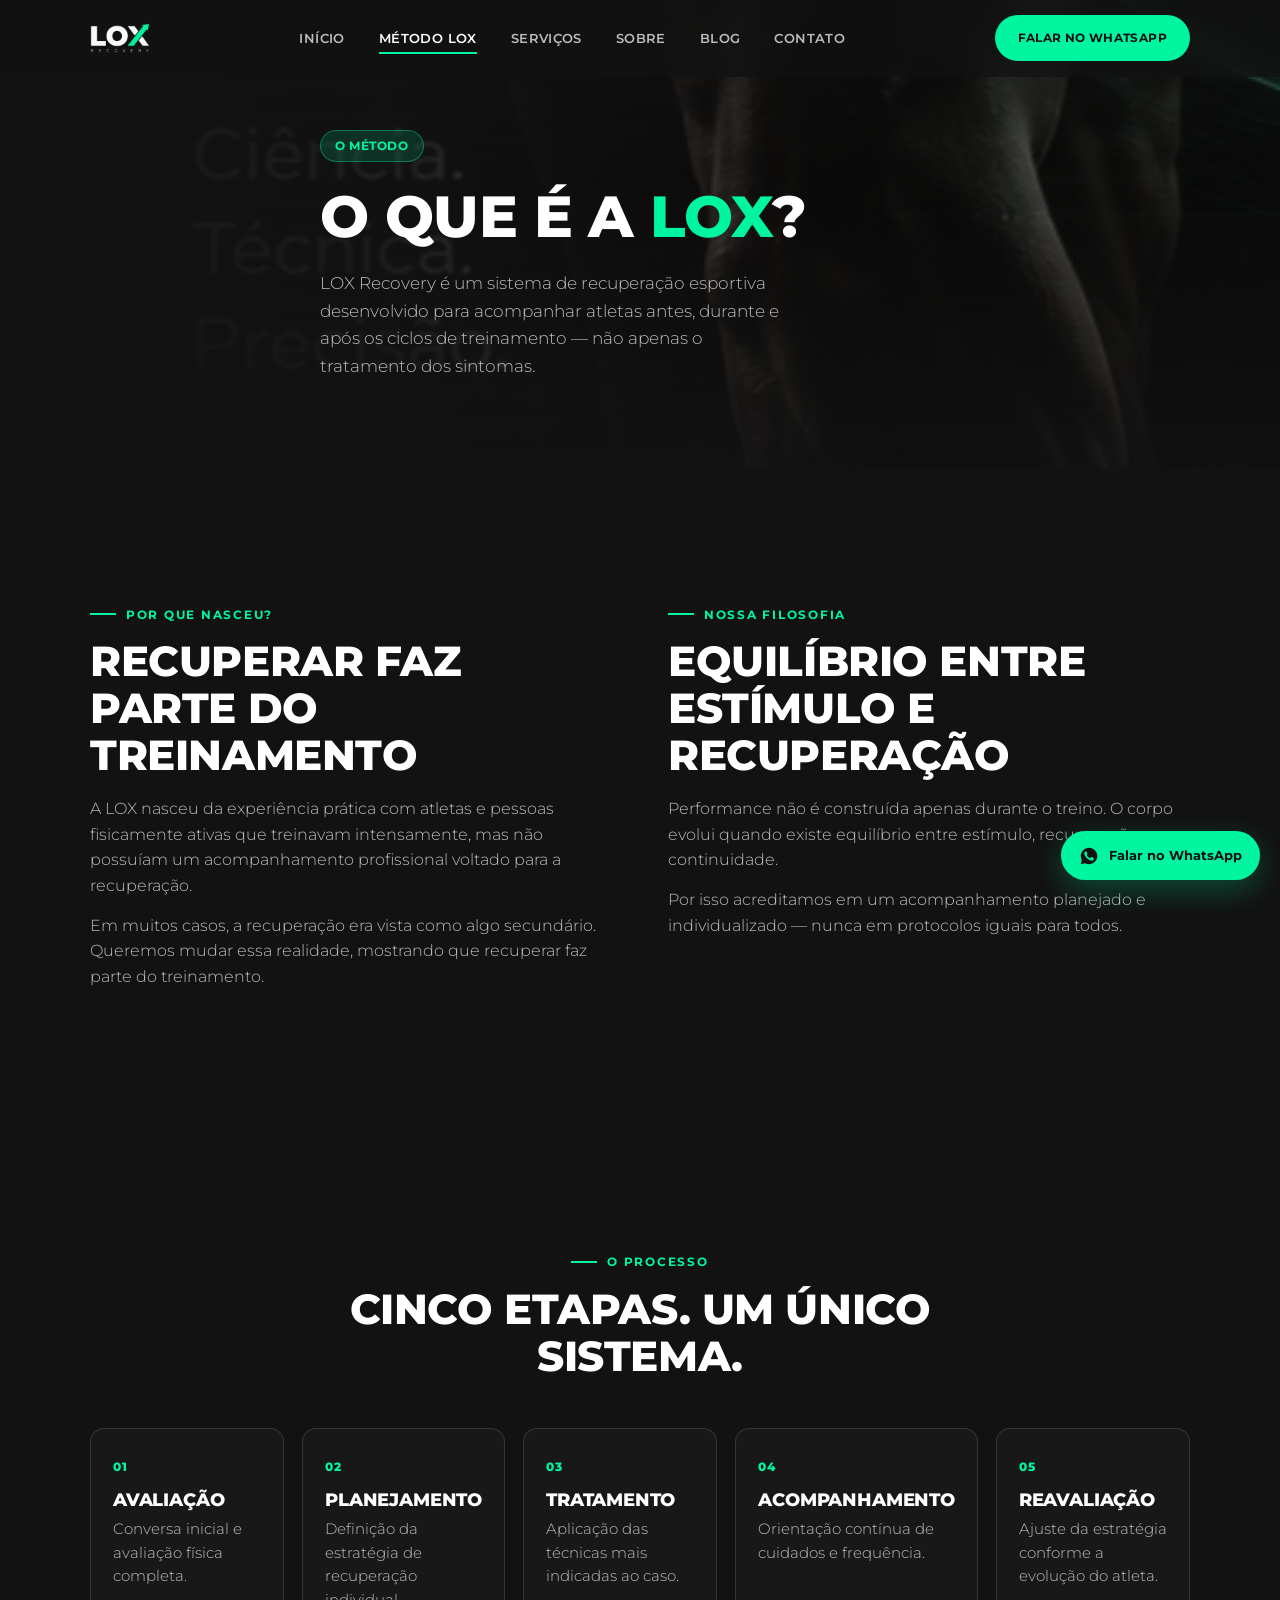
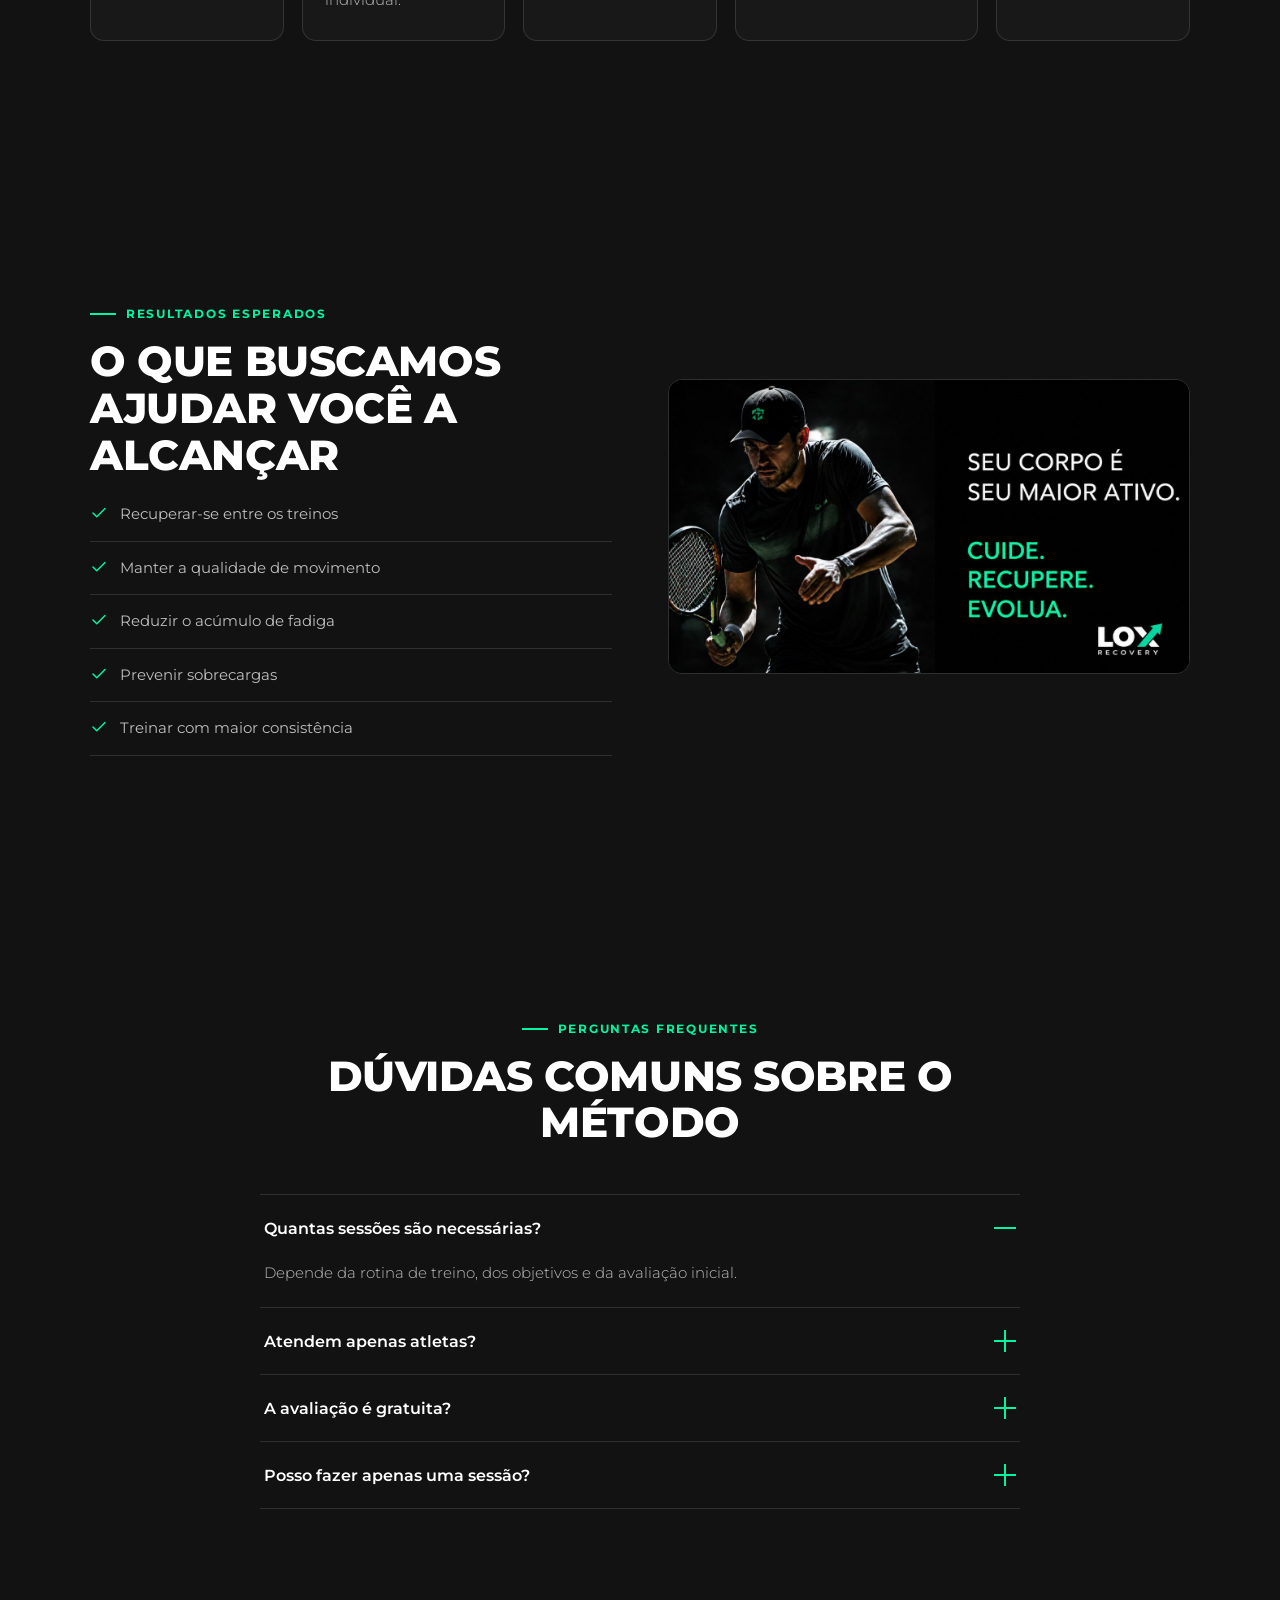
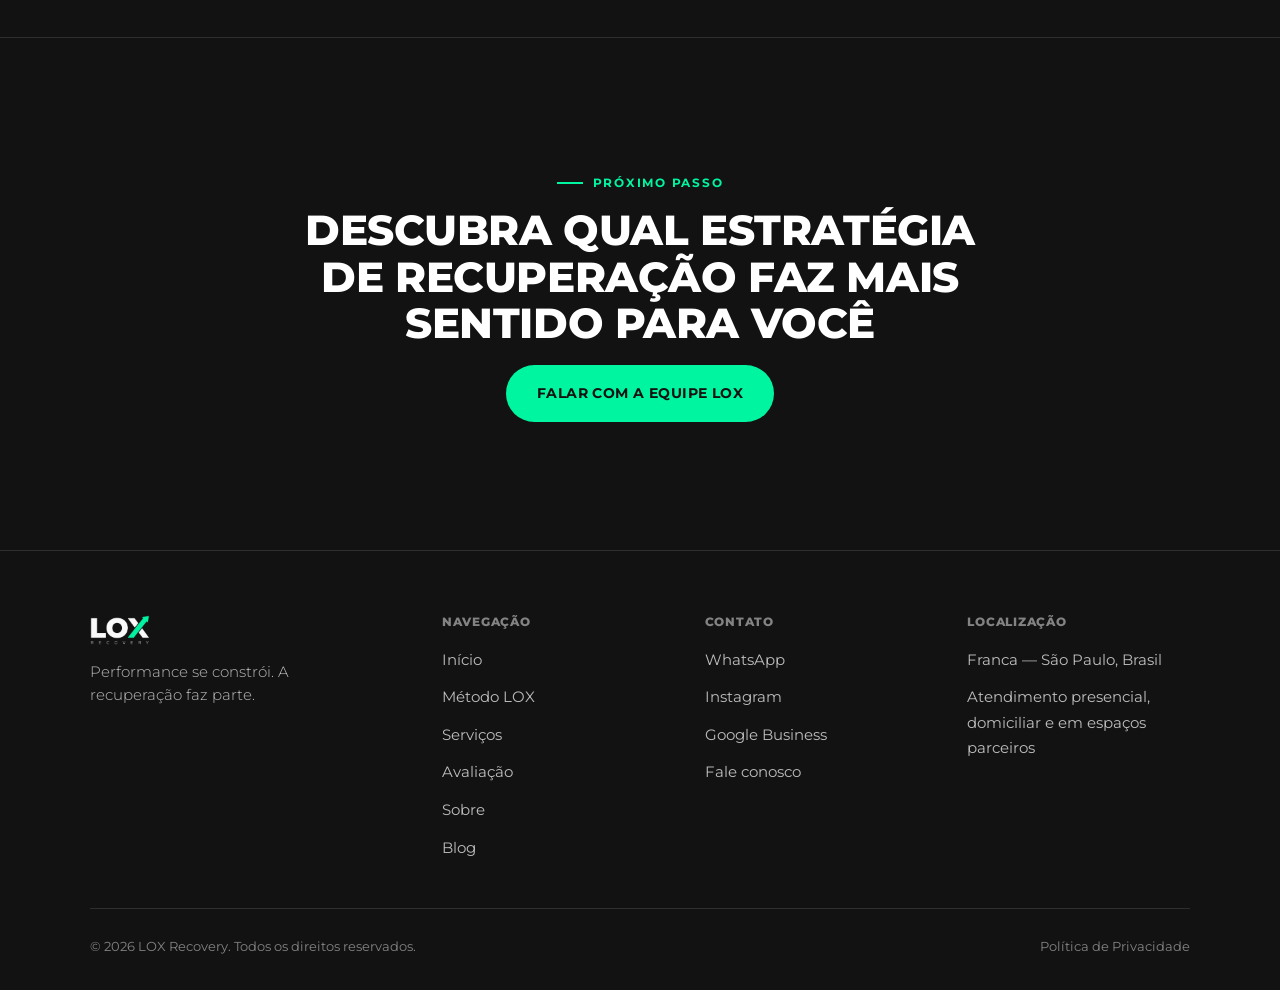
<file: metodo-lox.html>
<!DOCTYPE html>
<html lang="pt-BR">
<head>
<meta charset="UTF-8">
<meta name="viewport" content="width=device-width, initial-scale=1.0">
<title>Sistema LOX | Recuperação Esportiva Personalizada</title>
<meta name="description" content="Conheça o Método LOX: avaliação, planejamento, tratamento, acompanhamento e reavaliação. Um sistema de recuperação esportiva, não sessões isoladas.">
<link rel="icon" type="image/png" href="assets/img/logo.png">
<link rel="preconnect" href="https://fonts.googleapis.com">
<link rel="preconnect" href="https://fonts.gstatic.com" crossorigin>
<link href="https://fonts.googleapis.com/css2?family=Montserrat:wght@300;400;600;700;800&display=swap" rel="stylesheet">
<link rel="stylesheet" href="assets/css/style.css">
</head>
<body data-page="metodo">

<header class="site-header">
  <div class="container nav-wrap">
    <a href="index.html" class="brand"><img src="assets/img/logo.png" alt="LOX Recovery"></a>
    <nav class="nav-menu">
      <ul>
        <li><a href="index.html">Início</a></li>
        <li><a href="metodo-lox.html" class="is-active">Método LOX</a></li>
        <li><a href="servicos.html">Serviços</a></li>
        <li><a href="sobre.html">Sobre</a></li>
        <li><a href="blog.html">Blog</a></li>
        <li><a href="contato.html">Contato</a></li>
      </ul>
    </nav>
    <div class="nav-actions">
      <a href="#" class="btn btn-primary nav-cta-desktop" data-whatsapp data-message="Olá! Gostaria de entender melhor o Método LOX.">Falar no WhatsApp</a>
      <button class="menu-toggle" aria-label="Abrir menu" aria-expanded="false"><span></span><span></span><span></span></button>
    </div>
  </div>
</header>

<div class="mobile-menu">
  <ul>
    <li><a href="index.html">Início</a></li>
    <li><a href="metodo-lox.html" class="is-active">Método LOX</a></li>
    <li><a href="servicos.html">Serviços</a></li>
    <li><a href="avaliacao.html">Avaliação</a></li>
    <li><a href="sobre.html">Sobre</a></li>
    <li><a href="blog.html">Blog</a></li>
    <li><a href="contato.html">Contato</a></li>
  </ul>
  <a href="#" class="btn btn-primary btn-block" data-whatsapp>Falar no WhatsApp</a>
  <div class="mobile-menu-foot">
    <a href="https://www.instagram.com/loxrecovery/" target="_blank" rel="noopener">Instagram</a>
    <a href="contato.html">Contato</a>
  </div>
</div>

<main>

  <section class="hero hero-small">
    <div class="hero-bg"><img src="assets/img/hero-recovery-back.jpg" alt="Ciência, técnica e precisão — Método LOX"></div>
    <div class="container hero-content">
      <span class="badge-pill">O método</span>
      <h1 style="margin-top:22px;">O que é a <span class="text-green">LOX</span>?</h1>
      <p class="lead">LOX Recovery é um sistema de recuperação esportiva desenvolvido para acompanhar atletas antes, durante e após os ciclos de treinamento — não apenas o tratamento dos sintomas.</p>
    </div>
  </section>

  <section>
    <div class="container">
      <div class="grid grid-2" style="gap:56px;">
        <div class="reveal">
          <span class="eyebrow">Por que nasceu?</span>
          <h2>Recuperar faz parte do treinamento</h2>
          <p style="margin-top:18px;">A LOX nasceu da experiência prática com atletas e pessoas fisicamente ativas que treinavam intensamente, mas não possuíam um acompanhamento profissional voltado para a recuperação.</p>
          <p style="margin-top:14px;">Em muitos casos, a recuperação era vista como algo secundário. Queremos mudar essa realidade, mostrando que recuperar faz parte do treinamento.</p>
        </div>
        <div class="reveal">
          <span class="eyebrow">Nossa filosofia</span>
          <h2>Equilíbrio entre estímulo e recuperação</h2>
          <p style="margin-top:18px;">Performance não é construída apenas durante o treino. O corpo evolui quando existe equilíbrio entre estímulo, recuperação e continuidade.</p>
          <p style="margin-top:14px;">Por isso acreditamos em um acompanhamento planejado e individualizado — nunca em protocolos iguais para todos.</p>
        </div>
      </div>
    </div>
  </section>

  <section>
    <div class="container">
      <div class="section-head center reveal">
        <span class="eyebrow" style="justify-content:center;">O processo</span>
        <h2>Cinco etapas. Um único sistema.</h2>
      </div>
      <div class="process" style="--steps:5;">
        <div class="process-step reveal">
          <span class="num">01</span>
          <h3>Avaliação</h3>
          <p>Conversa inicial e avaliação física completa.</p>
        </div>
        <div class="process-step reveal">
          <span class="num">02</span>
          <h3>Planejamento</h3>
          <p>Definição da estratégia de recuperação individual.</p>
        </div>
        <div class="process-step reveal">
          <span class="num">03</span>
          <h3>Tratamento</h3>
          <p>Aplicação das técnicas mais indicadas ao caso.</p>
        </div>
        <div class="process-step reveal">
          <span class="num">04</span>
          <h3>Acompanhamento</h3>
          <p>Orientação contínua de cuidados e frequência.</p>
        </div>
        <div class="process-step reveal">
          <span class="num">05</span>
          <h3>Reavaliação</h3>
          <p>Ajuste da estratégia conforme a evolução do atleta.</p>
        </div>
      </div>
    </div>
  </section>

  <section>
    <div class="container">
      <div class="grid grid-2" style="align-items:center; gap:56px;">
        <div class="reveal">
          <span class="eyebrow">Resultados esperados</span>
          <h2>O que buscamos ajudar você a alcançar</h2>
          <ul class="checklist" style="margin-top:24px;">
            <li><svg viewBox="0 0 24 24" fill="none" stroke="currentColor" stroke-width="2" stroke-linecap="round" stroke-linejoin="round"><polyline points="20 6 9 17 4 12"></polyline></svg> Recuperar-se entre os treinos</li>
            <li><svg viewBox="0 0 24 24" fill="none" stroke="currentColor" stroke-width="2" stroke-linecap="round" stroke-linejoin="round"><polyline points="20 6 9 17 4 12"></polyline></svg> Manter a qualidade de movimento</li>
            <li><svg viewBox="0 0 24 24" fill="none" stroke="currentColor" stroke-width="2" stroke-linecap="round" stroke-linejoin="round"><polyline points="20 6 9 17 4 12"></polyline></svg> Reduzir o acúmulo de fadiga</li>
            <li><svg viewBox="0 0 24 24" fill="none" stroke="currentColor" stroke-width="2" stroke-linecap="round" stroke-linejoin="round"><polyline points="20 6 9 17 4 12"></polyline></svg> Prevenir sobrecargas</li>
            <li><svg viewBox="0 0 24 24" fill="none" stroke="currentColor" stroke-width="2" stroke-linecap="round" stroke-linejoin="round"><polyline points="20 6 9 17 4 12"></polyline></svg> Treinar com maior consistência</li>
          </ul>
        </div>
        <div class="reveal service-card-img">
          <img src="assets/img/hero-tennis.jpg" alt="Seu corpo é seu maior ativo — LOX Recovery">
        </div>
      </div>
    </div>
  </section>

  <section>
    <div class="container">
      <div class="section-head center reveal">
        <span class="eyebrow" style="justify-content:center;">Perguntas frequentes</span>
        <h2>Dúvidas comuns sobre o método</h2>
      </div>
      <div style="max-width:760px; margin:0 auto;">
        <div class="faq-item reveal is-open">
          <button class="faq-q"><span>Quantas sessões são necessárias?</span><span class="plus"></span></button>
          <div class="faq-a" style="max-height:120px;"><p>Depende da rotina de treino, dos objetivos e da avaliação inicial.</p></div>
        </div>
        <div class="faq-item reveal">
          <button class="faq-q"><span>Atendem apenas atletas?</span><span class="plus"></span></button>
          <div class="faq-a"><p>Não. Também atendemos pessoas fisicamente ativas que desejam cuidar melhor da recuperação.</p></div>
        </div>
        <div class="faq-item reveal">
          <button class="faq-q"><span>A avaliação é gratuita?</span><span class="plus"></span></button>
          <div class="faq-a"><p>Sim. A avaliação inicial é gratuita mediante agendamento.</p></div>
        </div>
        <div class="faq-item reveal">
          <button class="faq-q"><span>Posso fazer apenas uma sessão?</span><span class="plus"></span></button>
          <div class="faq-a"><p>Sim. Mas os melhores resultados normalmente acontecem com acompanhamento regular.</p></div>
        </div>
      </div>
    </div>
  </section>

  <section class="cta-band">
    <div class="container reveal">
      <span class="eyebrow" style="justify-content:center;">Próximo passo</span>
      <h2>Descubra qual estratégia de recuperação faz mais sentido para você</h2>
      <div class="hero-actions">
        <a href="#" class="btn btn-primary" data-whatsapp data-message="Olá! Gostaria de saber qual estratégia de recuperação faz mais sentido para mim.">Falar com a equipe LOX</a>
      </div>
    </div>
  </section>

</main>

<footer class="site-footer">
  <div class="container">
    <div class="footer-top">
      <div class="footer-brand reveal">
        <img src="assets/img/logo.png" alt="LOX Recovery">
        <p>Performance se constrói. A recuperação faz parte.</p>
      </div>
      <div class="footer-col reveal">
        <h4>Navegação</h4>
        <ul>
          <li><a href="index.html">Início</a></li>
          <li><a href="metodo-lox.html">Método LOX</a></li>
          <li><a href="servicos.html">Serviços</a></li>
          <li><a href="avaliacao.html">Avaliação</a></li>
          <li><a href="sobre.html">Sobre</a></li>
          <li><a href="blog.html">Blog</a></li>
        </ul>
      </div>
      <div class="footer-col reveal">
        <h4>Contato</h4>
        <ul>
          <li><a href="#" data-whatsapp>WhatsApp</a></li>
          <li><a href="https://www.instagram.com/loxrecovery/" target="_blank" rel="noopener">Instagram</a></li>
          <li><a href="#" target="_blank" rel="noopener">Google Business</a></li>
          <li><a href="contato.html">Fale conosco</a></li>
        </ul>
      </div>
      <div class="footer-col reveal">
        <h4>Localização</h4>
        <ul>
          <li><a>Franca — São Paulo, Brasil</a></li>
          <li><a>Atendimento presencial, domiciliar e em espaços parceiros</a></li>
        </ul>
      </div>
    </div>
    <div class="footer-bottom">
      <span>&copy; <span data-year></span> LOX Recovery. Todos os direitos reservados.</span>
      <a href="privacidade.html">Política de Privacidade</a>
    </div>
  </div>
</footer>

<a href="#" class="whatsapp-float" data-whatsapp data-message="Olá! Gostaria de falar com a equipe LOX Recovery.">
  <svg viewBox="0 0 24 24" fill="currentColor"><path d="M12.04 2c-5.46 0-9.9 4.44-9.9 9.9 0 1.75.46 3.45 1.32 4.95L2 22l5.25-1.38a9.9 9.9 0 0 0 4.79 1.22h.01c5.46 0 9.9-4.44 9.9-9.9S17.5 2 12.04 2zm5.8 14.06c-.24.68-1.4 1.3-1.93 1.38-.5.08-1.11.11-1.79-.11-.41-.13-.95-.3-1.63-.6-2.87-1.24-4.74-4.16-4.88-4.35-.14-.19-1.17-1.55-1.17-2.96 0-1.41.74-2.1 1-2.39.26-.29.56-.36.75-.36h.54c.17 0 .4-.02.62.48.24.55.81 1.9.88 2.04.07.14.11.3.02.49-.09.19-.14.3-.27.46-.14.16-.29.36-.41.48-.14.14-.28.29-.12.57.16.28.72 1.19 1.55 1.92 1.06.95 1.96 1.24 2.24 1.38.28.14.44.12.6-.07.16-.19.68-.79.86-1.06.18-.27.36-.22.6-.13.24.09 1.53.72 1.79.85.26.13.43.19.5.3.07.12.07.65-.17 1.33z"/></svg>
  <span class="wa-text">Falar no WhatsApp</span>
</a>

<script src="assets/js/main.js"></script>
</body>
</html>
</file>
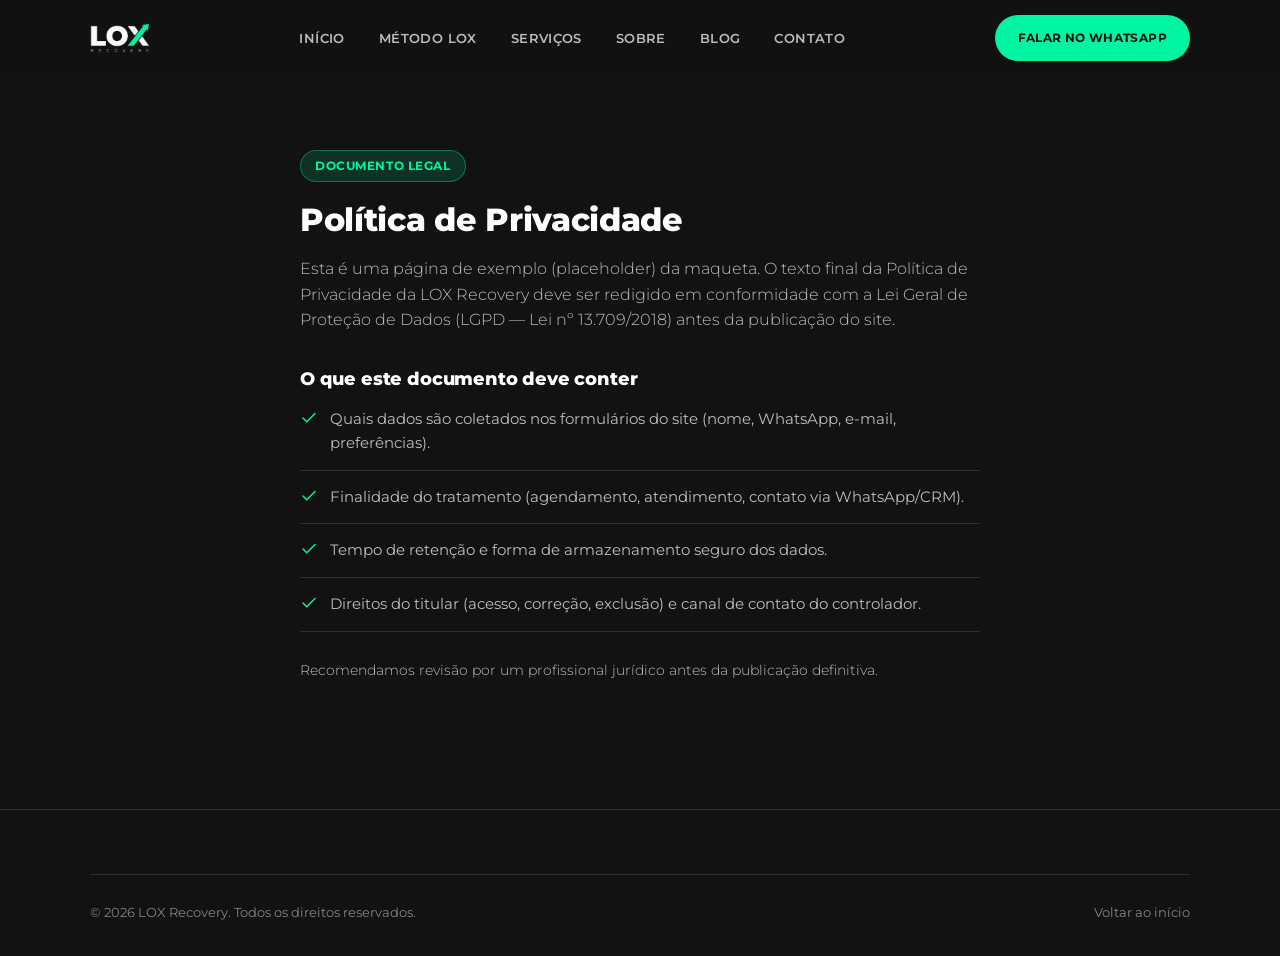
<file: privacidade.html>
<!DOCTYPE html>
<html lang="pt-BR">
<head>
<meta charset="UTF-8">
<meta name="viewport" content="width=device-width, initial-scale=1.0">
<title>Política de Privacidade | LOX Recovery</title>
<meta name="description" content="Política de Privacidade da LOX Recovery — tratamento de dados pessoais em conformidade com a LGPD.">
<meta name="robots" content="noindex">
<link rel="icon" type="image/png" href="assets/img/logo.png">
<link rel="preconnect" href="https://fonts.googleapis.com">
<link rel="preconnect" href="https://fonts.gstatic.com" crossorigin>
<link href="https://fonts.googleapis.com/css2?family=Montserrat:wght@300;400;600;700;800&display=swap" rel="stylesheet">
<link rel="stylesheet" href="assets/css/style.css">
</head>
<body data-page="privacidade">

<header class="site-header">
  <div class="container nav-wrap">
    <a href="index.html" class="brand"><img src="assets/img/logo.png" alt="LOX Recovery"></a>
    <nav class="nav-menu">
      <ul>
        <li><a href="index.html">Início</a></li>
        <li><a href="metodo-lox.html">Método LOX</a></li>
        <li><a href="servicos.html">Serviços</a></li>
        <li><a href="sobre.html">Sobre</a></li>
        <li><a href="blog.html">Blog</a></li>
        <li><a href="contato.html">Contato</a></li>
      </ul>
    </nav>
    <div class="nav-actions">
      <a href="#" class="btn btn-primary nav-cta-desktop" data-whatsapp>Falar no WhatsApp</a>
      <button class="menu-toggle" aria-label="Abrir menu" aria-expanded="false"><span></span><span></span><span></span></button>
    </div>
  </div>
</header>

<div class="mobile-menu">
  <ul>
    <li><a href="index.html">Início</a></li>
    <li><a href="metodo-lox.html">Método LOX</a></li>
    <li><a href="servicos.html">Serviços</a></li>
    <li><a href="avaliacao.html">Avaliação</a></li>
    <li><a href="sobre.html">Sobre</a></li>
    <li><a href="blog.html">Blog</a></li>
    <li><a href="contato.html">Contato</a></li>
  </ul>
  <a href="#" class="btn btn-primary btn-block" data-whatsapp>Falar no WhatsApp</a>
</div>

<main>
  <section style="padding-top:150px;">
    <div class="container" style="max-width:760px;">
      <span class="badge-pill">Documento legal</span>
      <h1 style="margin-top:20px; text-transform:none; font-size:2rem;">Política de Privacidade</h1>
      <p style="margin-top:18px;">Esta é uma página de exemplo (placeholder) da maqueta. O texto final da Política de Privacidade da LOX Recovery deve ser redigido em conformidade com a Lei Geral de Proteção de Dados (LGPD — Lei nº 13.709/2018) antes da publicação do site.</p>

      <h3 style="margin-top:36px; text-transform:none; font-size:1.1rem;">O que este documento deve conter</h3>
      <ul class="checklist" style="margin-top:18px;">
        <li><svg viewBox="0 0 24 24" fill="none" stroke="currentColor" stroke-width="2" stroke-linecap="round" stroke-linejoin="round"><polyline points="20 6 9 17 4 12"></polyline></svg> Quais dados são coletados nos formulários do site (nome, WhatsApp, e-mail, preferências).</li>
        <li><svg viewBox="0 0 24 24" fill="none" stroke="currentColor" stroke-width="2" stroke-linecap="round" stroke-linejoin="round"><polyline points="20 6 9 17 4 12"></polyline></svg> Finalidade do tratamento (agendamento, atendimento, contato via WhatsApp/CRM).</li>
        <li><svg viewBox="0 0 24 24" fill="none" stroke="currentColor" stroke-width="2" stroke-linecap="round" stroke-linejoin="round"><polyline points="20 6 9 17 4 12"></polyline></svg> Tempo de retenção e forma de armazenamento seguro dos dados.</li>
        <li><svg viewBox="0 0 24 24" fill="none" stroke="currentColor" stroke-width="2" stroke-linecap="round" stroke-linejoin="round"><polyline points="20 6 9 17 4 12"></polyline></svg> Direitos do titular (acesso, correção, exclusão) e canal de contato do controlador.</li>
      </ul>

      <p style="margin-top:28px; font-size:0.85rem;">Recomendamos revisão por um profissional jurídico antes da publicação definitiva.</p>
    </div>
  </section>
</main>

<footer class="site-footer">
  <div class="container">
    <div class="footer-bottom">
      <span>&copy; <span data-year></span> LOX Recovery. Todos os direitos reservados.</span>
      <a href="index.html">Voltar ao início</a>
    </div>
  </div>
</footer>

<script src="assets/js/main.js"></script>
</body>
</html>
</file>
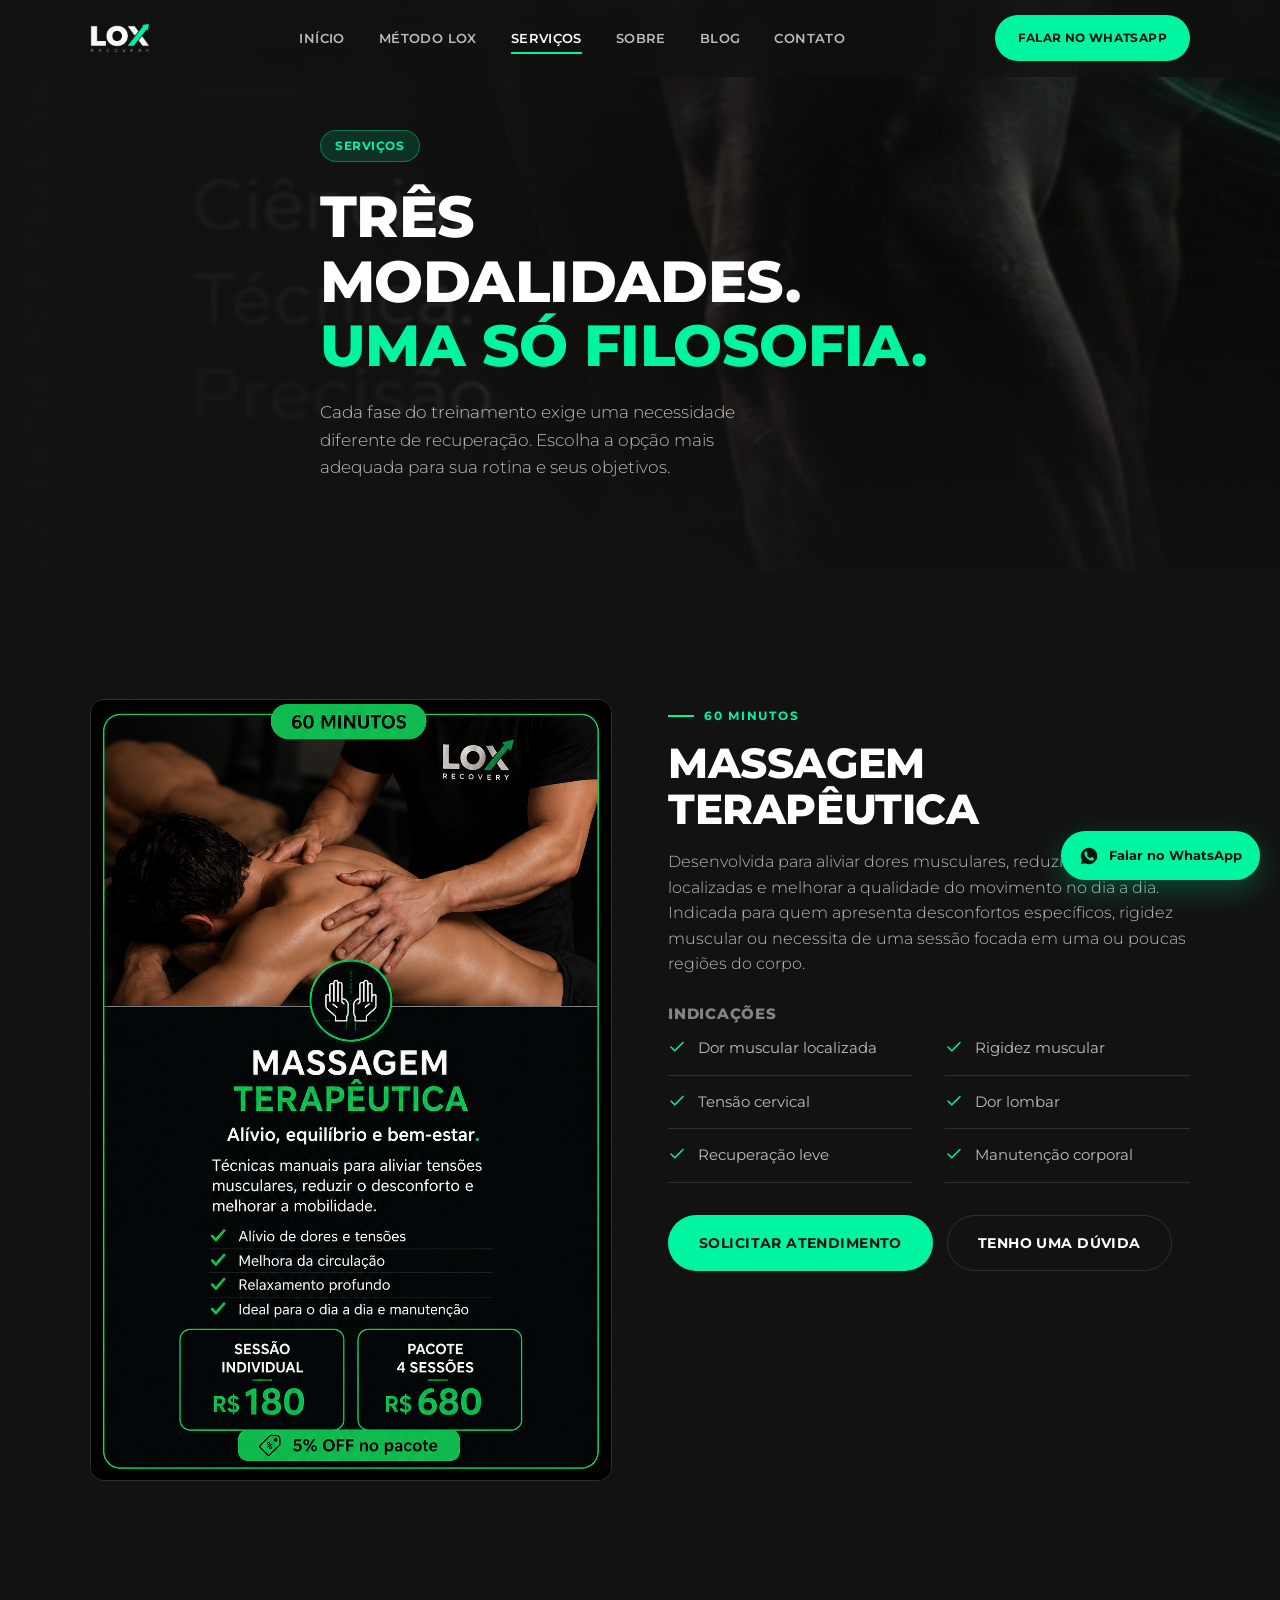
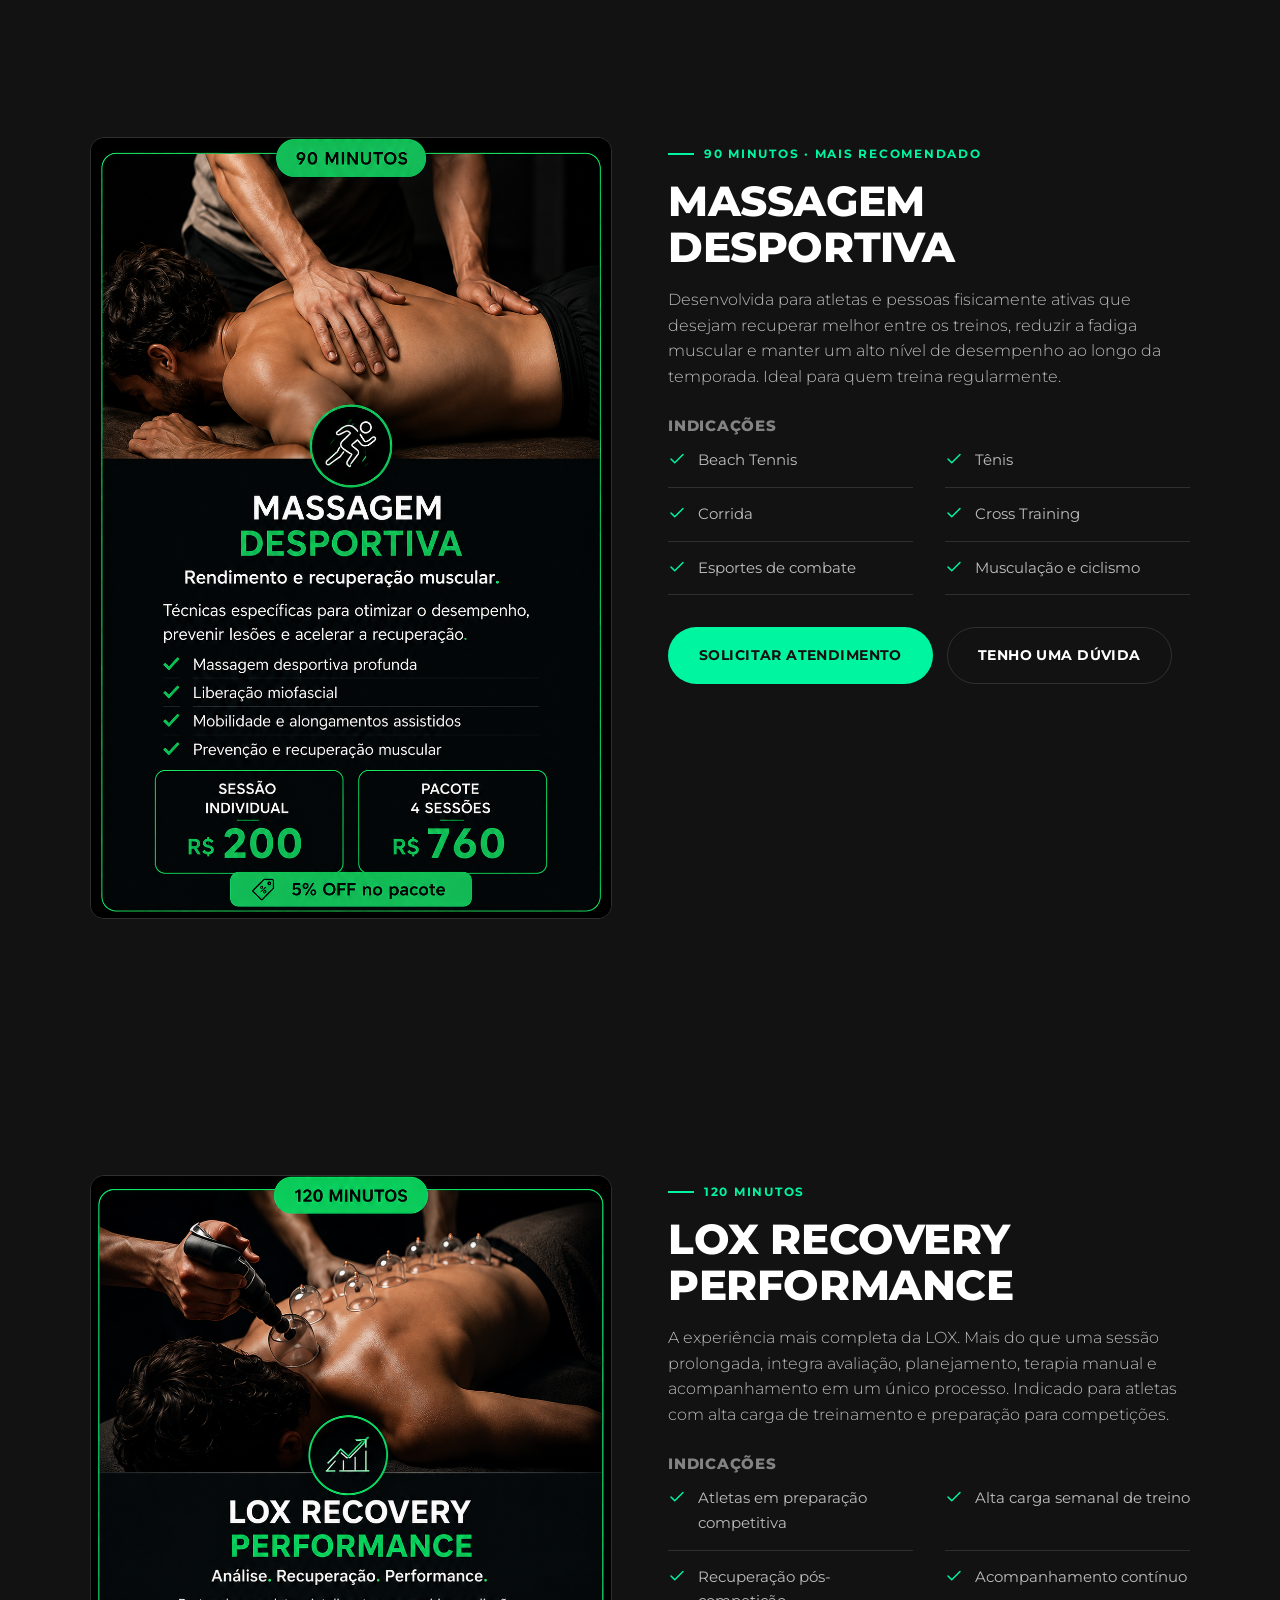
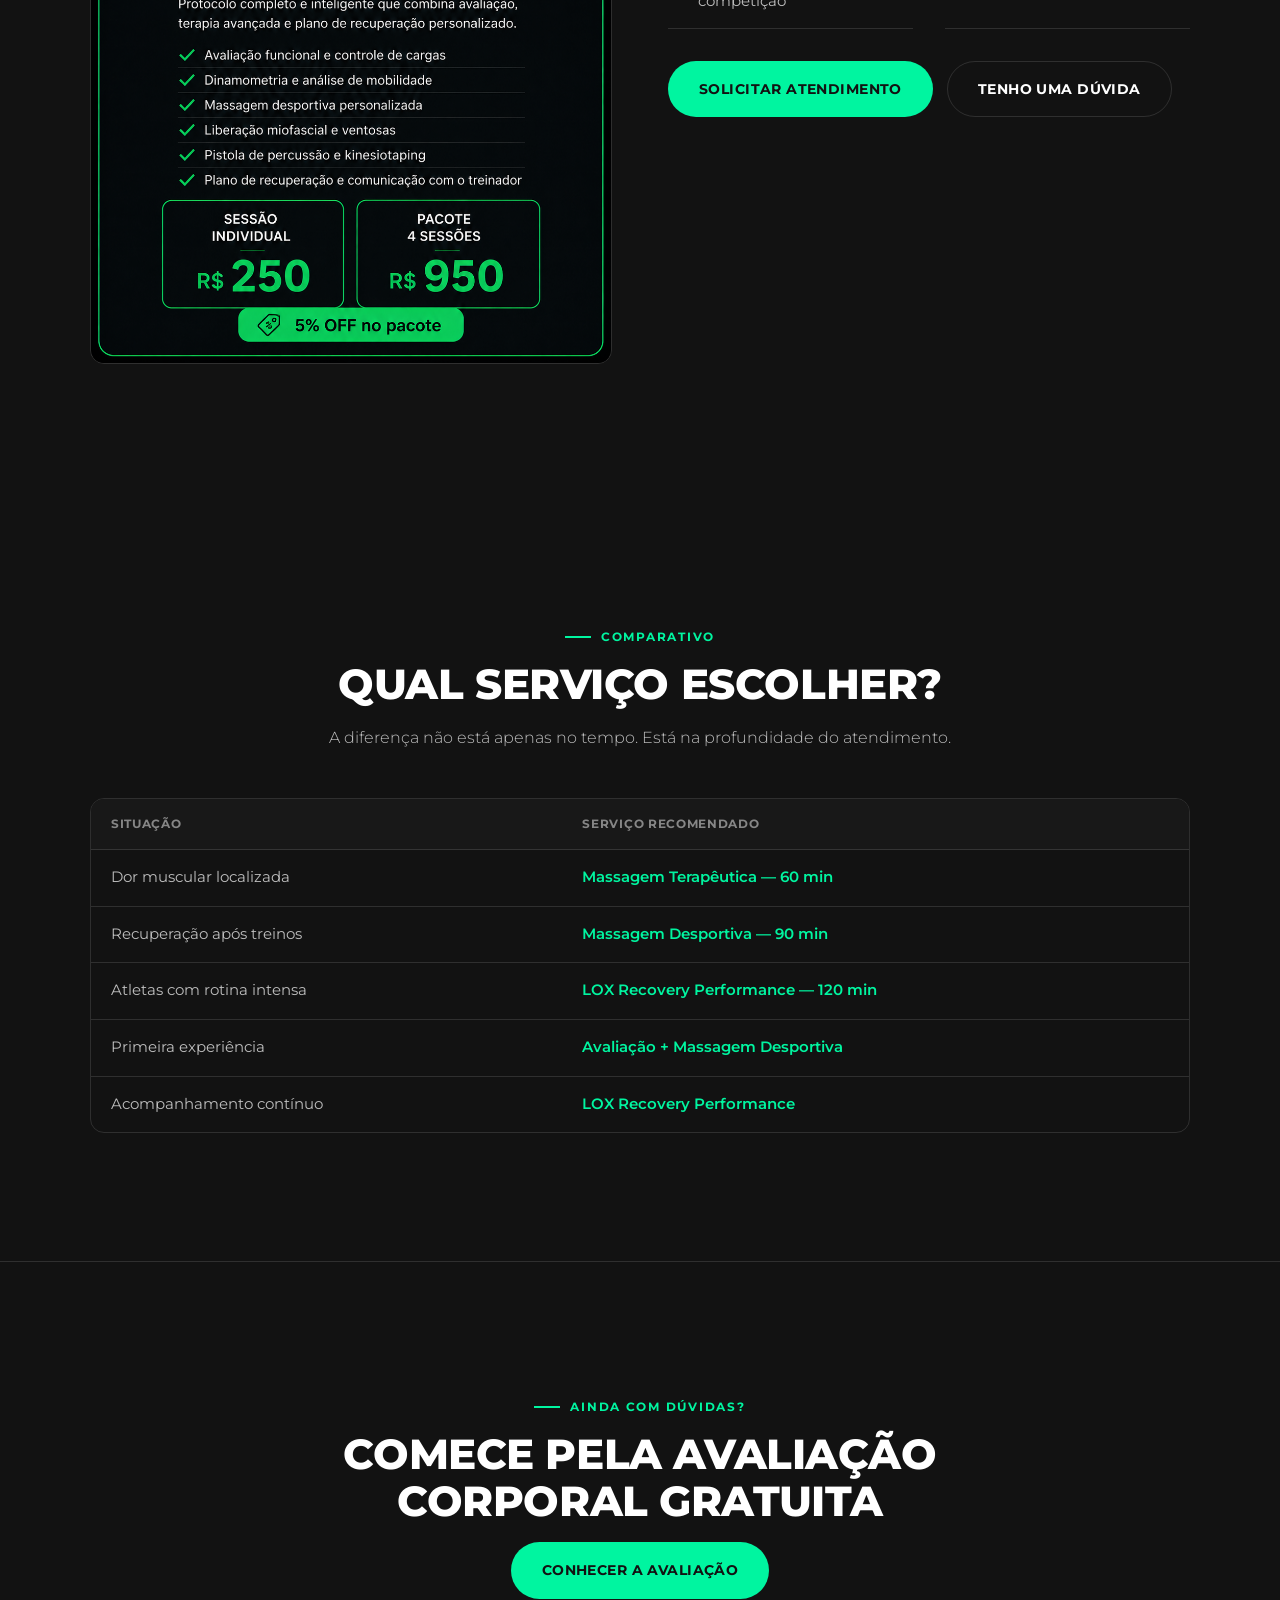
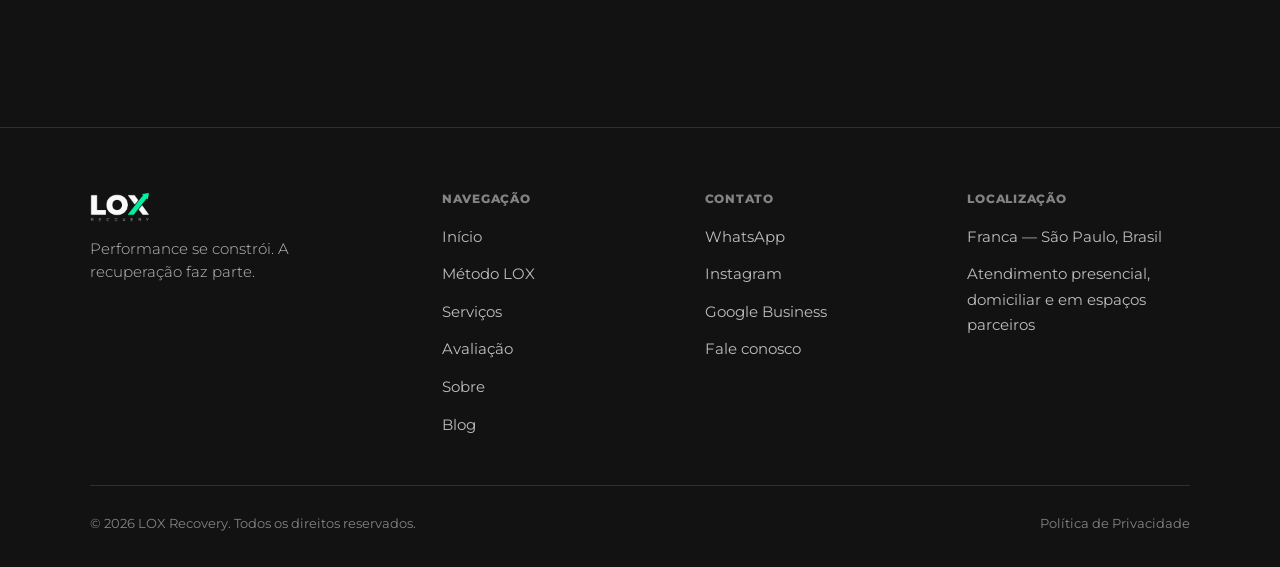
<file: servicos.html>
<!DOCTYPE html>
<html lang="pt-BR">
<head>
<meta charset="UTF-8">
<meta name="viewport" content="width=device-width, initial-scale=1.0">
<title>Massagem Terapêutica, Massagem Desportiva e Recovery Performance | LOX</title>
<meta name="description" content="Conheça os serviços da LOX Recovery: Massagem Terapêutica, Massagem Desportiva e LOX Recovery Performance. Escolha a estratégia ideal para sua recuperação.">
<link rel="icon" type="image/png" href="assets/img/logo.png">
<link rel="preconnect" href="https://fonts.googleapis.com">
<link rel="preconnect" href="https://fonts.gstatic.com" crossorigin>
<link href="https://fonts.googleapis.com/css2?family=Montserrat:wght@300;400;600;700;800&display=swap" rel="stylesheet">
<link rel="stylesheet" href="assets/css/style.css">
</head>
<body data-page="servicos">

<header class="site-header">
  <div class="container nav-wrap">
    <a href="index.html" class="brand"><img src="assets/img/logo.png" alt="LOX Recovery"></a>
    <nav class="nav-menu">
      <ul>
        <li><a href="index.html">Início</a></li>
        <li><a href="metodo-lox.html">Método LOX</a></li>
        <li><a href="servicos.html" class="is-active">Serviços</a></li>
        <li><a href="sobre.html">Sobre</a></li>
        <li><a href="blog.html">Blog</a></li>
        <li><a href="contato.html">Contato</a></li>
      </ul>
    </nav>
    <div class="nav-actions">
      <a href="#" class="btn btn-primary nav-cta-desktop" data-whatsapp data-message="Olá! Gostaria de saber mais sobre os serviços da LOX Recovery.">Falar no WhatsApp</a>
      <button class="menu-toggle" aria-label="Abrir menu" aria-expanded="false"><span></span><span></span><span></span></button>
    </div>
  </div>
</header>

<div class="mobile-menu">
  <ul>
    <li><a href="index.html">Início</a></li>
    <li><a href="metodo-lox.html">Método LOX</a></li>
    <li><a href="servicos.html" class="is-active">Serviços</a></li>
    <li><a href="avaliacao.html">Avaliação</a></li>
    <li><a href="sobre.html">Sobre</a></li>
    <li><a href="blog.html">Blog</a></li>
    <li><a href="contato.html">Contato</a></li>
  </ul>
  <a href="#" class="btn btn-primary btn-block" data-whatsapp>Falar no WhatsApp</a>
  <div class="mobile-menu-foot">
    <a href="https://www.instagram.com/loxrecovery/" target="_blank" rel="noopener">Instagram</a>
    <a href="contato.html">Contato</a>
  </div>
</div>

<main>

  <section class="hero hero-small">
    <div class="hero-bg"><img src="assets/img/hero-recovery-back.jpg" alt="Serviços LOX Recovery"></div>
    <div class="container hero-content">
      <span class="badge-pill">Serviços</span>
      <h1 style="margin-top:22px;">Três modalidades. <span class="text-green">Uma só filosofia.</span></h1>
      <p class="lead">Cada fase do treinamento exige uma necessidade diferente de recuperação. Escolha a opção mais adequada para sua rotina e seus objetivos.</p>
    </div>
  </section>

  <!-- MASSAGEM TERAPÊUTICA -->
  <section id="terapeutica">
    <div class="container">
      <div class="grid grid-2" style="align-items:start; gap:56px;">
        <div class="service-card-img reveal">
          <img src="assets/img/servico-terapeutica-60.png" alt="Massagem Terapêutica 60 minutos — LOX Recovery">
        </div>
        <div class="reveal">
          <span class="eyebrow">60 minutos</span>
          <h2>Massagem Terapêutica</h2>
          <p style="margin-top:16px;">Desenvolvida para aliviar dores musculares, reduzir tensões localizadas e melhorar a qualidade do movimento no dia a dia. Indicada para quem apresenta desconfortos específicos, rigidez muscular ou necessita de uma sessão focada em uma ou poucas regiões do corpo.</p>

          <h3 style="margin-top:28px; font-size:0.95rem; color:var(--color-white-faint); text-transform:uppercase; letter-spacing:.05em;">Indicações</h3>
          <ul class="checklist two-col" style="margin-top:14px;">
            <li><svg viewBox="0 0 24 24" fill="none" stroke="currentColor" stroke-width="2" stroke-linecap="round" stroke-linejoin="round"><polyline points="20 6 9 17 4 12"></polyline></svg> Dor muscular localizada</li>
            <li><svg viewBox="0 0 24 24" fill="none" stroke="currentColor" stroke-width="2" stroke-linecap="round" stroke-linejoin="round"><polyline points="20 6 9 17 4 12"></polyline></svg> Rigidez muscular</li>
            <li><svg viewBox="0 0 24 24" fill="none" stroke="currentColor" stroke-width="2" stroke-linecap="round" stroke-linejoin="round"><polyline points="20 6 9 17 4 12"></polyline></svg> Tensão cervical</li>
            <li><svg viewBox="0 0 24 24" fill="none" stroke="currentColor" stroke-width="2" stroke-linecap="round" stroke-linejoin="round"><polyline points="20 6 9 17 4 12"></polyline></svg> Dor lombar</li>
            <li><svg viewBox="0 0 24 24" fill="none" stroke="currentColor" stroke-width="2" stroke-linecap="round" stroke-linejoin="round"><polyline points="20 6 9 17 4 12"></polyline></svg> Recuperação leve</li>
            <li><svg viewBox="0 0 24 24" fill="none" stroke="currentColor" stroke-width="2" stroke-linecap="round" stroke-linejoin="round"><polyline points="20 6 9 17 4 12"></polyline></svg> Manutenção corporal</li>
          </ul>

          <div style="margin-top:32px; display:flex; gap:14px; flex-wrap:wrap;">
            <a href="#" class="btn btn-primary" data-whatsapp data-message="Olá! Gostaria de agendar uma Massagem Terapêutica (60 min).">Solicitar atendimento</a>
            <a href="#" class="btn btn-outline" data-whatsapp data-message="Olá! Tenho uma dúvida sobre a Massagem Terapêutica.">Tenho uma dúvida</a>
          </div>
        </div>
      </div>
    </div>
  </section>

  <!-- MASSAGEM DESPORTIVA -->
  <section id="desportiva">
    <div class="container">
      <div class="grid grid-2" style="align-items:start; gap:56px;">
        <div class="reveal" style="order:2;">
          <span class="eyebrow">90 minutos · Mais recomendado</span>
          <h2>Massagem Desportiva</h2>
          <p style="margin-top:16px;">Desenvolvida para atletas e pessoas fisicamente ativas que desejam recuperar melhor entre os treinos, reduzir a fadiga muscular e manter um alto nível de desempenho ao longo da temporada. Ideal para quem treina regularmente.</p>

          <h3 style="margin-top:28px; font-size:0.95rem; color:var(--color-white-faint); text-transform:uppercase; letter-spacing:.05em;">Indicações</h3>
          <ul class="checklist two-col" style="margin-top:14px;">
            <li><svg viewBox="0 0 24 24" fill="none" stroke="currentColor" stroke-width="2" stroke-linecap="round" stroke-linejoin="round"><polyline points="20 6 9 17 4 12"></polyline></svg> Beach Tennis</li>
            <li><svg viewBox="0 0 24 24" fill="none" stroke="currentColor" stroke-width="2" stroke-linecap="round" stroke-linejoin="round"><polyline points="20 6 9 17 4 12"></polyline></svg> Tênis</li>
            <li><svg viewBox="0 0 24 24" fill="none" stroke="currentColor" stroke-width="2" stroke-linecap="round" stroke-linejoin="round"><polyline points="20 6 9 17 4 12"></polyline></svg> Corrida</li>
            <li><svg viewBox="0 0 24 24" fill="none" stroke="currentColor" stroke-width="2" stroke-linecap="round" stroke-linejoin="round"><polyline points="20 6 9 17 4 12"></polyline></svg> Cross Training</li>
            <li><svg viewBox="0 0 24 24" fill="none" stroke="currentColor" stroke-width="2" stroke-linecap="round" stroke-linejoin="round"><polyline points="20 6 9 17 4 12"></polyline></svg> Esportes de combate</li>
            <li><svg viewBox="0 0 24 24" fill="none" stroke="currentColor" stroke-width="2" stroke-linecap="round" stroke-linejoin="round"><polyline points="20 6 9 17 4 12"></polyline></svg> Musculação e ciclismo</li>
          </ul>

          <div style="margin-top:32px; display:flex; gap:14px; flex-wrap:wrap;">
            <a href="#" class="btn btn-primary" data-whatsapp data-message="Olá! Gostaria de agendar uma Massagem Desportiva (90 min).">Solicitar atendimento</a>
            <a href="#" class="btn btn-outline" data-whatsapp data-message="Olá! Tenho uma dúvida sobre a Massagem Desportiva.">Tenho uma dúvida</a>
          </div>
        </div>
        <div class="service-card-img reveal" style="order:1;">
          <img src="assets/img/servico-desportiva-90.png" alt="Massagem Desportiva 90 minutos — LOX Recovery">
        </div>
      </div>
    </div>
  </section>

  <!-- LOX RECOVERY PERFORMANCE -->
  <section id="performance">
    <div class="container">
      <div class="grid grid-2" style="align-items:start; gap:56px;">
        <div class="service-card-img reveal">
          <img src="assets/img/servico-performance-120.png" alt="LOX Recovery Performance 120 minutos — LOX Recovery">
        </div>
        <div class="reveal">
          <span class="eyebrow">120 minutos</span>
          <h2>LOX Recovery Performance</h2>
          <p style="margin-top:16px;">A experiência mais completa da LOX. Mais do que uma sessão prolongada, integra avaliação, planejamento, terapia manual e acompanhamento em um único processo. Indicado para atletas com alta carga de treinamento e preparação para competições.</p>

          <h3 style="margin-top:28px; font-size:0.95rem; color:var(--color-white-faint); text-transform:uppercase; letter-spacing:.05em;">Indicações</h3>
          <ul class="checklist two-col" style="margin-top:14px;">
            <li><svg viewBox="0 0 24 24" fill="none" stroke="currentColor" stroke-width="2" stroke-linecap="round" stroke-linejoin="round"><polyline points="20 6 9 17 4 12"></polyline></svg> Atletas em preparação competitiva</li>
            <li><svg viewBox="0 0 24 24" fill="none" stroke="currentColor" stroke-width="2" stroke-linecap="round" stroke-linejoin="round"><polyline points="20 6 9 17 4 12"></polyline></svg> Alta carga semanal de treino</li>
            <li><svg viewBox="0 0 24 24" fill="none" stroke="currentColor" stroke-width="2" stroke-linecap="round" stroke-linejoin="round"><polyline points="20 6 9 17 4 12"></polyline></svg> Recuperação pós-competição</li>
            <li><svg viewBox="0 0 24 24" fill="none" stroke="currentColor" stroke-width="2" stroke-linecap="round" stroke-linejoin="round"><polyline points="20 6 9 17 4 12"></polyline></svg> Acompanhamento contínuo</li>
          </ul>

          <div style="margin-top:32px; display:flex; gap:14px; flex-wrap:wrap;">
            <a href="#" class="btn btn-primary" data-whatsapp data-message="Olá! Gostaria de agendar o LOX Recovery Performance (120 min).">Solicitar atendimento</a>
            <a href="#" class="btn btn-outline" data-whatsapp data-message="Olá! Tenho uma dúvida sobre o LOX Recovery Performance.">Tenho uma dúvida</a>
          </div>
        </div>
      </div>
    </div>
  </section>

  <section>
    <div class="container">
      <div class="section-head center reveal">
        <span class="eyebrow" style="justify-content:center;">Comparativo</span>
        <h2>Qual serviço escolher?</h2>
        <p>A diferença não está apenas no tempo. Está na profundidade do atendimento.</p>
      </div>
      <div class="table-wrap reveal">
        <table>
          <thead>
            <tr><th>Situação</th><th>Serviço recomendado</th></tr>
          </thead>
          <tbody>
            <tr><td>Dor muscular localizada</td><td class="highlight">Massagem Terapêutica — 60 min</td></tr>
            <tr><td>Recuperação após treinos</td><td class="highlight">Massagem Desportiva — 90 min</td></tr>
            <tr><td>Atletas com rotina intensa</td><td class="highlight">LOX Recovery Performance — 120 min</td></tr>
            <tr><td>Primeira experiência</td><td class="highlight">Avaliação + Massagem Desportiva</td></tr>
            <tr><td>Acompanhamento contínuo</td><td class="highlight">LOX Recovery Performance</td></tr>
          </tbody>
        </table>
      </div>
    </div>
  </section>

  <section class="cta-band">
    <div class="container reveal">
      <span class="eyebrow" style="justify-content:center;">Ainda com dúvidas?</span>
      <h2>Comece pela avaliação corporal gratuita</h2>
      <div class="hero-actions">
        <a href="avaliacao.html" class="btn btn-primary">Conhecer a avaliação</a>
      </div>
    </div>
  </section>

</main>

<footer class="site-footer">
  <div class="container">
    <div class="footer-top">
      <div class="footer-brand reveal">
        <img src="assets/img/logo.png" alt="LOX Recovery">
        <p>Performance se constrói. A recuperação faz parte.</p>
      </div>
      <div class="footer-col reveal">
        <h4>Navegação</h4>
        <ul>
          <li><a href="index.html">Início</a></li>
          <li><a href="metodo-lox.html">Método LOX</a></li>
          <li><a href="servicos.html">Serviços</a></li>
          <li><a href="avaliacao.html">Avaliação</a></li>
          <li><a href="sobre.html">Sobre</a></li>
          <li><a href="blog.html">Blog</a></li>
        </ul>
      </div>
      <div class="footer-col reveal">
        <h4>Contato</h4>
        <ul>
          <li><a href="#" data-whatsapp>WhatsApp</a></li>
          <li><a href="https://www.instagram.com/loxrecovery/" target="_blank" rel="noopener">Instagram</a></li>
          <li><a href="#" target="_blank" rel="noopener">Google Business</a></li>
          <li><a href="contato.html">Fale conosco</a></li>
        </ul>
      </div>
      <div class="footer-col reveal">
        <h4>Localização</h4>
        <ul>
          <li><a>Franca — São Paulo, Brasil</a></li>
          <li><a>Atendimento presencial, domiciliar e em espaços parceiros</a></li>
        </ul>
      </div>
    </div>
    <div class="footer-bottom">
      <span>&copy; <span data-year></span> LOX Recovery. Todos os direitos reservados.</span>
      <a href="privacidade.html">Política de Privacidade</a>
    </div>
  </div>
</footer>

<a href="#" class="whatsapp-float" data-whatsapp data-message="Olá! Gostaria de falar com a equipe LOX Recovery.">
  <svg viewBox="0 0 24 24" fill="currentColor"><path d="M12.04 2c-5.46 0-9.9 4.44-9.9 9.9 0 1.75.46 3.45 1.32 4.95L2 22l5.25-1.38a9.9 9.9 0 0 0 4.79 1.22h.01c5.46 0 9.9-4.44 9.9-9.9S17.5 2 12.04 2zm5.8 14.06c-.24.68-1.4 1.3-1.93 1.38-.5.08-1.11.11-1.79-.11-.41-.13-.95-.3-1.63-.6-2.87-1.24-4.74-4.16-4.88-4.35-.14-.19-1.17-1.55-1.17-2.96 0-1.41.74-2.1 1-2.39.26-.29.56-.36.75-.36h.54c.17 0 .4-.02.62.48.24.55.81 1.9.88 2.04.07.14.11.3.02.49-.09.19-.14.3-.27.46-.14.16-.29.36-.41.48-.14.14-.28.29-.12.57.16.28.72 1.19 1.55 1.92 1.06.95 1.96 1.24 2.24 1.38.28.14.44.12.6-.07.16-.19.68-.79.86-1.06.18-.27.36-.22.6-.13.24.09 1.53.72 1.79.85.26.13.43.19.5.3.07.12.07.65-.17 1.33z"/></svg>
  <span class="wa-text">Falar no WhatsApp</span>
</a>

<script src="assets/js/main.js"></script>
</body>
</html>
</file>
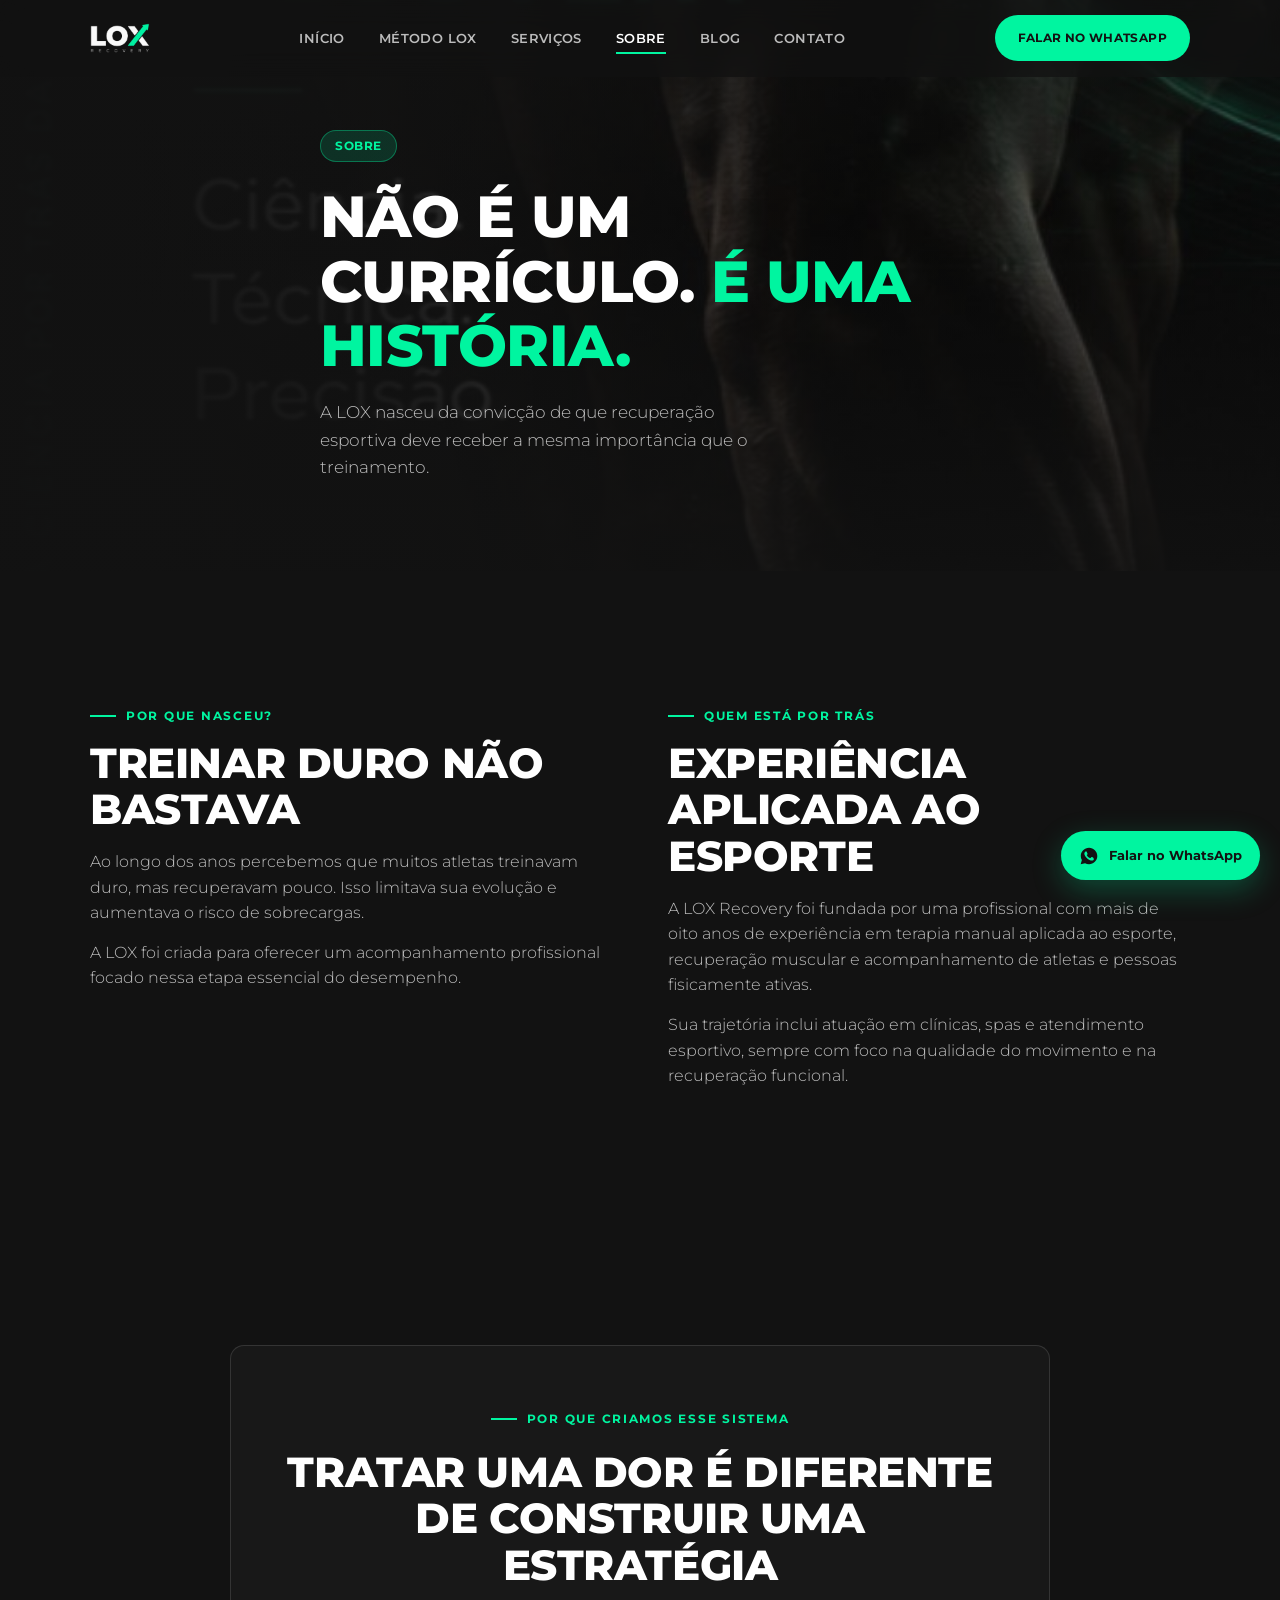
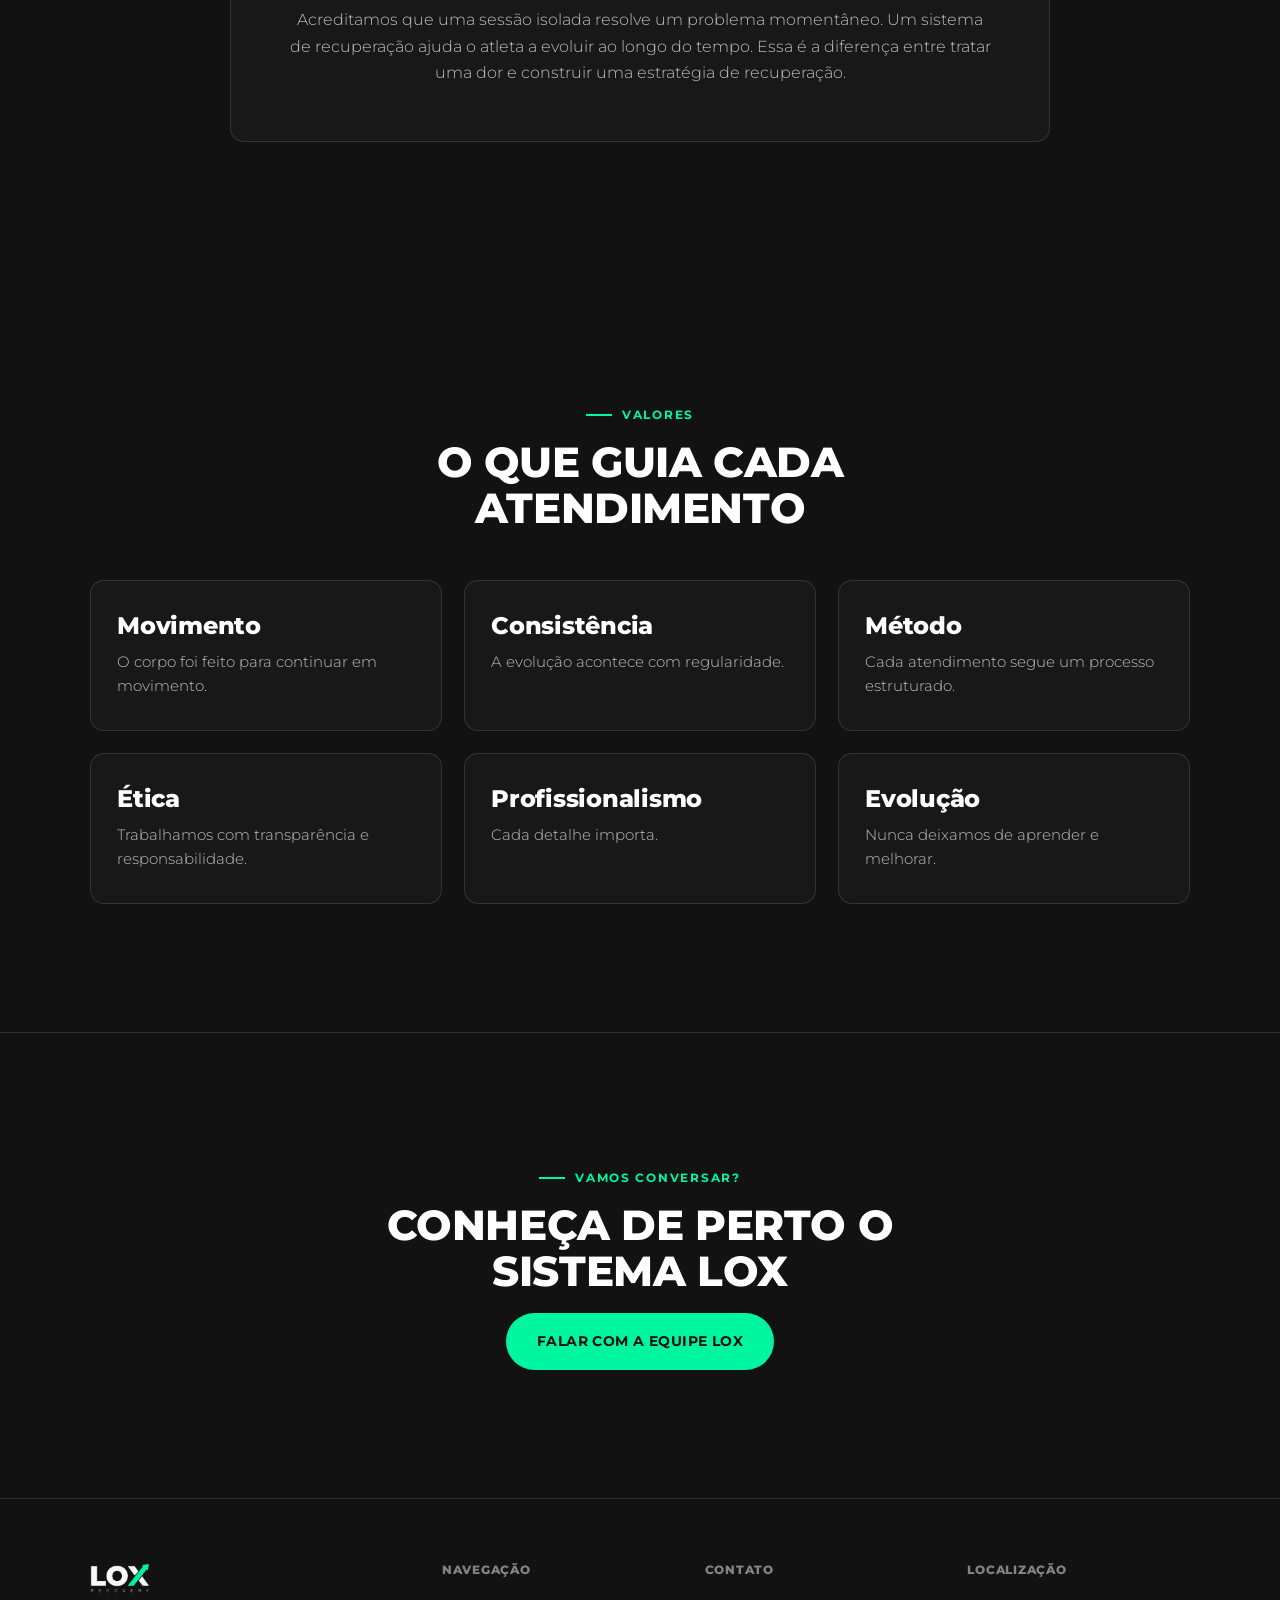
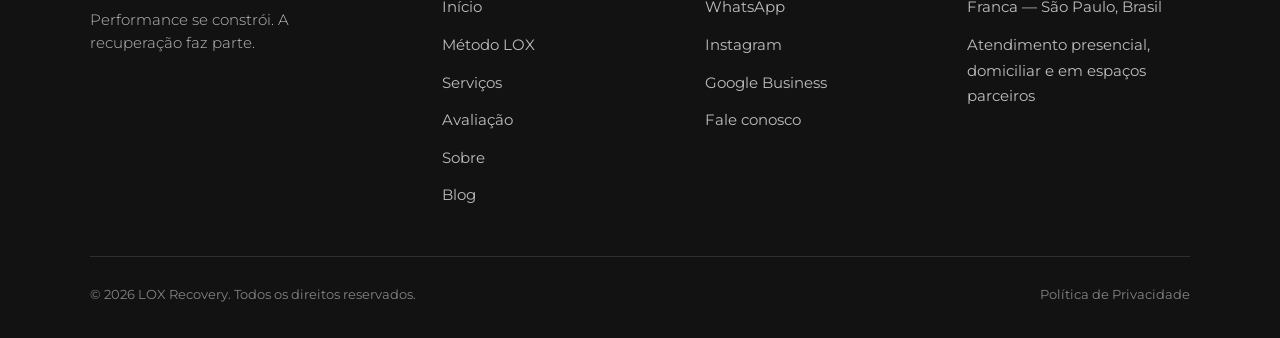
<file: sobre.html>
<!DOCTYPE html>
<html lang="pt-BR">
<head>
<meta charset="UTF-8">
<meta name="viewport" content="width=device-width, initial-scale=1.0">
<title>Conheça a LOX Recovery e Nossa Filosofia de Recuperação Esportiva</title>
<meta name="description" content="Conheça a história da LOX Recovery: por que nasceu, quem está por trás e por que acreditamos que recuperação esportiva é um sistema, não uma sessão isolada.">
<link rel="icon" type="image/png" href="assets/img/logo.png">
<link rel="preconnect" href="https://fonts.googleapis.com">
<link rel="preconnect" href="https://fonts.gstatic.com" crossorigin>
<link href="https://fonts.googleapis.com/css2?family=Montserrat:wght@300;400;600;700;800&display=swap" rel="stylesheet">
<link rel="stylesheet" href="assets/css/style.css">
</head>
<body data-page="sobre">

<header class="site-header">
  <div class="container nav-wrap">
    <a href="index.html" class="brand"><img src="assets/img/logo.png" alt="LOX Recovery"></a>
    <nav class="nav-menu">
      <ul>
        <li><a href="index.html">Início</a></li>
        <li><a href="metodo-lox.html">Método LOX</a></li>
        <li><a href="servicos.html">Serviços</a></li>
        <li><a href="sobre.html" class="is-active">Sobre</a></li>
        <li><a href="blog.html">Blog</a></li>
        <li><a href="contato.html">Contato</a></li>
      </ul>
    </nav>
    <div class="nav-actions">
      <a href="#" class="btn btn-primary nav-cta-desktop" data-whatsapp>Falar no WhatsApp</a>
      <button class="menu-toggle" aria-label="Abrir menu" aria-expanded="false"><span></span><span></span><span></span></button>
    </div>
  </div>
</header>

<div class="mobile-menu">
  <ul>
    <li><a href="index.html">Início</a></li>
    <li><a href="metodo-lox.html">Método LOX</a></li>
    <li><a href="servicos.html">Serviços</a></li>
    <li><a href="avaliacao.html">Avaliação</a></li>
    <li><a href="sobre.html" class="is-active">Sobre</a></li>
    <li><a href="blog.html">Blog</a></li>
    <li><a href="contato.html">Contato</a></li>
  </ul>
  <a href="#" class="btn btn-primary btn-block" data-whatsapp>Falar no WhatsApp</a>
  <div class="mobile-menu-foot">
    <a href="https://www.instagram.com/loxrecovery/" target="_blank" rel="noopener">Instagram</a>
    <a href="contato.html">Contato</a>
  </div>
</div>

<main>

  <section class="hero hero-small">
    <div class="hero-bg"><img src="assets/img/hero-recovery-back.jpg" alt="Sobre a LOX Recovery"></div>
    <div class="container hero-content">
      <span class="badge-pill">Sobre</span>
      <h1 style="margin-top:22px;">Não é um currículo. <span class="text-green">É uma história.</span></h1>
      <p class="lead">A LOX nasceu da convicção de que recuperação esportiva deve receber a mesma importância que o treinamento.</p>
    </div>
  </section>

  <section>
    <div class="container">
      <div class="grid grid-2" style="gap:56px;">
        <div class="reveal">
          <span class="eyebrow">Por que nasceu?</span>
          <h2>Treinar duro não bastava</h2>
          <p style="margin-top:16px;">Ao longo dos anos percebemos que muitos atletas treinavam duro, mas recuperavam pouco. Isso limitava sua evolução e aumentava o risco de sobrecargas.</p>
          <p style="margin-top:14px;">A LOX foi criada para oferecer um acompanhamento profissional focado nessa etapa essencial do desempenho.</p>
        </div>
        <div class="reveal">
          <span class="eyebrow">Quem está por trás</span>
          <h2>Experiência aplicada ao esporte</h2>
          <p style="margin-top:16px;">A LOX Recovery foi fundada por uma profissional com mais de oito anos de experiência em terapia manual aplicada ao esporte, recuperação muscular e acompanhamento de atletas e pessoas fisicamente ativas.</p>
          <p style="margin-top:14px;">Sua trajetória inclui atuação em clínicas, spas e atendimento esportivo, sempre com foco na qualidade do movimento e na recuperação funcional.</p>
        </div>
      </div>
    </div>
  </section>

  <section>
    <div class="container">
      <div class="card reveal" style="padding:clamp(28px,5vw,56px); text-align:center; max-width:820px; margin:0 auto;">
        <span class="eyebrow" style="justify-content:center;">Por que criamos esse sistema</span>
        <h2 style="margin-top:6px;">Tratar uma dor é diferente de construir uma estratégia</h2>
        <p style="margin-top:18px; font-size:1.02rem;">Acreditamos que uma sessão isolada resolve um problema momentâneo. Um sistema de recuperação ajuda o atleta a evoluir ao longo do tempo. Essa é a diferença entre tratar uma dor e construir uma estratégia de recuperação.</p>
      </div>
    </div>
  </section>

  <section>
    <div class="container">
      <div class="section-head center reveal">
        <span class="eyebrow" style="justify-content:center;">Valores</span>
        <h2>O que guia cada atendimento</h2>
      </div>
      <div class="grid grid-3">
        <div class="card reveal"><h3>Movimento</h3><p>O corpo foi feito para continuar em movimento.</p></div>
        <div class="card reveal"><h3>Consistência</h3><p>A evolução acontece com regularidade.</p></div>
        <div class="card reveal"><h3>Método</h3><p>Cada atendimento segue um processo estruturado.</p></div>
        <div class="card reveal"><h3>Ética</h3><p>Trabalhamos com transparência e responsabilidade.</p></div>
        <div class="card reveal"><h3>Profissionalismo</h3><p>Cada detalhe importa.</p></div>
        <div class="card reveal"><h3>Evolução</h3><p>Nunca deixamos de aprender e melhorar.</p></div>
      </div>
    </div>
  </section>

  <section class="cta-band">
    <div class="container reveal">
      <span class="eyebrow" style="justify-content:center;">Vamos conversar?</span>
      <h2>Conheça de perto o Sistema LOX</h2>
      <div class="hero-actions">
        <a href="#" class="btn btn-primary" data-whatsapp data-message="Olá! Gostaria de conhecer mais sobre a LOX Recovery.">Falar com a equipe LOX</a>
      </div>
    </div>
  </section>

</main>

<footer class="site-footer">
  <div class="container">
    <div class="footer-top">
      <div class="footer-brand reveal">
        <img src="assets/img/logo.png" alt="LOX Recovery">
        <p>Performance se constrói. A recuperação faz parte.</p>
      </div>
      <div class="footer-col reveal">
        <h4>Navegação</h4>
        <ul>
          <li><a href="index.html">Início</a></li>
          <li><a href="metodo-lox.html">Método LOX</a></li>
          <li><a href="servicos.html">Serviços</a></li>
          <li><a href="avaliacao.html">Avaliação</a></li>
          <li><a href="sobre.html">Sobre</a></li>
          <li><a href="blog.html">Blog</a></li>
        </ul>
      </div>
      <div class="footer-col reveal">
        <h4>Contato</h4>
        <ul>
          <li><a href="#" data-whatsapp>WhatsApp</a></li>
          <li><a href="https://www.instagram.com/loxrecovery/" target="_blank" rel="noopener">Instagram</a></li>
          <li><a href="#" target="_blank" rel="noopener">Google Business</a></li>
          <li><a href="contato.html">Fale conosco</a></li>
        </ul>
      </div>
      <div class="footer-col reveal">
        <h4>Localização</h4>
        <ul>
          <li><a>Franca — São Paulo, Brasil</a></li>
          <li><a>Atendimento presencial, domiciliar e em espaços parceiros</a></li>
        </ul>
      </div>
    </div>
    <div class="footer-bottom">
      <span>&copy; <span data-year></span> LOX Recovery. Todos os direitos reservados.</span>
      <a href="privacidade.html">Política de Privacidade</a>
    </div>
  </div>
</footer>

<a href="#" class="whatsapp-float" data-whatsapp data-message="Olá! Gostaria de falar com a equipe LOX Recovery.">
  <svg viewBox="0 0 24 24" fill="currentColor"><path d="M12.04 2c-5.46 0-9.9 4.44-9.9 9.9 0 1.75.46 3.45 1.32 4.95L2 22l5.25-1.38a9.9 9.9 0 0 0 4.79 1.22h.01c5.46 0 9.9-4.44 9.9-9.9S17.5 2 12.04 2zm5.8 14.06c-.24.68-1.4 1.3-1.93 1.38-.5.08-1.11.11-1.79-.11-.41-.13-.95-.3-1.63-.6-2.87-1.24-4.74-4.16-4.88-4.35-.14-.19-1.17-1.55-1.17-2.96 0-1.41.74-2.1 1-2.39.26-.29.56-.36.75-.36h.54c.17 0 .4-.02.62.48.24.55.81 1.9.88 2.04.07.14.11.3.02.49-.09.19-.14.3-.27.46-.14.16-.29.36-.41.48-.14.14-.28.29-.12.57.16.28.72 1.19 1.55 1.92 1.06.95 1.96 1.24 2.24 1.38.28.14.44.12.6-.07.16-.19.68-.79.86-1.06.18-.27.36-.22.6-.13.24.09 1.53.72 1.79.85.26.13.43.19.5.3.07.12.07.65-.17 1.33z"/></svg>
  <span class="wa-text">Falar no WhatsApp</span>
</a>

<script src="assets/js/main.js"></script>
</body>
</html>
</file>
<file: assets/css/style.css>
/* ==========================================================================
   LOX RECOVERY — Design System
   Negro Carbón #121212 · Blanco Puro #FFFFFF · Verde Kinetix #00F5A0
   Tipografía: Montserrat (Extra Bold titulares / Regular-Light cuerpo)
   ========================================================================== */

:root {
  --color-black: #121212;
  --color-black-soft: #1a1a1a;
  --color-black-card: #181818;
  --color-white: #ffffff;
  --color-white-dim: rgba(255, 255, 255, 0.72);
  --color-white-faint: rgba(255, 255, 255, 0.48);
  --color-green: #00f5a0;
  --color-green-dim: rgba(0, 245, 160, 0.14);
  --color-border: rgba(255, 255, 255, 0.12);

  --font-main: "Montserrat", -apple-system, BlinkMacSystemFont, "Segoe UI", sans-serif;

  --container-max: 1180px;
  --gap-section: clamp(64px, 10vw, 128px);
  --radius: 14px;
  --radius-sm: 8px;

  --ease: cubic-bezier(0.22, 1, 0.36, 1);
}

/* ---- Reset ---- */
*,
*::before,
*::after {
  box-sizing: border-box;
  margin: 0;
  padding: 0;
}

html {
  scroll-behavior: smooth;
  -webkit-text-size-adjust: 100%;
}

body {
  background: var(--color-black);
  color: var(--color-white);
  font-family: var(--font-main);
  font-weight: 400;
  line-height: 1.6;
  -webkit-font-smoothing: antialiased;
  overflow-x: hidden;
}

img {
  max-width: 100%;
  display: block;
}

a {
  color: inherit;
  text-decoration: none;
}

ul {
  list-style: none;
}

button {
  font-family: inherit;
  cursor: pointer;
}

input,
textarea,
select {
  font-family: inherit;
  font-size: inherit;
  color: inherit;
}

.container {
  width: 100%;
  max-width: var(--container-max);
  margin: 0 auto;
  padding: 0 24px;
}

@media (min-width: 900px) {
  .container {
    padding: 0 40px;
  }
}

section {
  padding: var(--gap-section) 0;
}

/* ---- Typography ---- */
h1,
h2,
h3,
h4 {
  font-weight: 800;
  letter-spacing: -0.01em;
  line-height: 1.12;
  text-transform: uppercase;
}

h1 {
  font-size: clamp(2.1rem, 6vw, 3.6rem);
}

h2 {
  font-size: clamp(1.7rem, 4.4vw, 2.6rem);
}

h3 {
  font-size: clamp(1.15rem, 2.6vw, 1.5rem);
}

p {
  color: var(--color-white-dim);
  font-weight: 300;
}

.eyebrow {
  display: inline-flex;
  align-items: center;
  gap: 10px;
  color: var(--color-green);
  font-weight: 700;
  font-size: 0.78rem;
  letter-spacing: 0.14em;
  text-transform: uppercase;
  margin-bottom: 14px;
}

.eyebrow::before {
  content: "";
  width: 26px;
  height: 2px;
  background: var(--color-green);
}

.section-head {
  max-width: 640px;
  margin-bottom: 48px;
}

.section-head p {
  margin-top: 16px;
  font-size: 1.02rem;
}

.section-head.center {
  margin-left: auto;
  margin-right: auto;
  text-align: center;
}

.text-green {
  color: var(--color-green);
}

/* ---- Buttons ---- */
.btn {
  display: inline-flex;
  align-items: center;
  justify-content: center;
  gap: 10px;
  padding: 16px 30px;
  border-radius: 100px;
  font-weight: 700;
  font-size: 0.88rem;
  letter-spacing: 0.03em;
  text-transform: uppercase;
  border: 1px solid transparent;
  transition: transform 0.25s var(--ease), background 0.25s var(--ease), border-color 0.25s var(--ease), color 0.25s var(--ease);
  white-space: nowrap;
}

.btn:active {
  transform: scale(0.97);
}

.btn-primary {
  background: var(--color-green);
  color: var(--color-black);
}

.btn-primary:hover {
  background: #1dffb4;
}

.btn-outline {
  background: transparent;
  color: var(--color-white);
  border-color: var(--color-border);
}

.btn-outline:hover {
  border-color: var(--color-green);
  color: var(--color-green);
}

.btn-block {
  width: 100%;
}

.btn svg {
  width: 18px;
  height: 18px;
  flex-shrink: 0;
}

/* ---- Header / Nav ---- */
.site-header {
  position: fixed;
  top: 0;
  left: 0;
  right: 0;
  z-index: 200;
  background: rgba(18, 18, 18, 0.7);
  backdrop-filter: blur(14px);
  -webkit-backdrop-filter: blur(14px);
  border-bottom: 1px solid transparent;
  transition: border-color 0.3s var(--ease), background 0.3s var(--ease);
}

.site-header.is-scrolled {
  border-bottom-color: var(--color-border);
  background: rgba(18, 18, 18, 0.92);
}

.nav-wrap {
  display: flex;
  align-items: center;
  justify-content: space-between;
  height: 76px;
}

.brand {
  display: flex;
  align-items: center;
  gap: 10px;
  z-index: 210;
}

.brand img {
  height: 30px;
  width: auto;
}

.nav-menu {
  display: none;
}

.nav-menu ul {
  display: flex;
  align-items: center;
  gap: 34px;
}

.nav-menu a {
  font-size: 0.82rem;
  font-weight: 600;
  letter-spacing: 0.03em;
  text-transform: uppercase;
  color: var(--color-white-dim);
  position: relative;
  padding: 6px 0;
  transition: color 0.2s var(--ease);
}

.nav-menu a:hover,
.nav-menu a.is-active {
  color: var(--color-white);
}

.nav-menu a.is-active::after {
  content: "";
  position: absolute;
  left: 0;
  right: 0;
  bottom: -2px;
  height: 2px;
  background: var(--color-green);
}

.nav-actions {
  display: flex;
  align-items: center;
  gap: 18px;
}

.nav-actions .btn {
  padding: 12px 22px;
  font-size: 0.78rem;
}

.nav-cta-desktop {
  display: none;
}

/* Mobile menu toggle */
.menu-toggle {
  display: flex;
  flex-direction: column;
  justify-content: center;
  gap: 5px;
  width: 34px;
  height: 34px;
  background: none;
  border: none;
  z-index: 210;
}

.menu-toggle span {
  display: block;
  width: 100%;
  height: 2px;
  background: var(--color-white);
  transition: transform 0.3s var(--ease), opacity 0.3s var(--ease);
}

.menu-toggle.is-open span:nth-child(1) {
  transform: translateY(7px) rotate(45deg);
}

.menu-toggle.is-open span:nth-child(2) {
  opacity: 0;
}

.menu-toggle.is-open span:nth-child(3) {
  transform: translateY(-7px) rotate(-45deg);
}

.mobile-menu {
  position: fixed;
  inset: 0;
  background: var(--color-black);
  z-index: 195;
  display: flex;
  flex-direction: column;
  justify-content: center;
  padding: 24px;
  opacity: 0;
  visibility: hidden;
  transform: translateY(-8px);
  transition: opacity 0.3s var(--ease), transform 0.3s var(--ease), visibility 0.3s;
}

.mobile-menu.is-open {
  opacity: 1;
  visibility: visible;
  transform: translateY(0);
}

.mobile-menu ul {
  display: flex;
  flex-direction: column;
  gap: 6px;
}

.mobile-menu a {
  display: block;
  font-size: 1.7rem;
  font-weight: 800;
  text-transform: uppercase;
  padding: 12px 0;
  border-bottom: 1px solid var(--color-border);
}

.mobile-menu a.is-active {
  color: var(--color-green);
}

.mobile-menu .btn {
  margin-top: 28px;
  white-space: normal;
  font-size: 0.8rem;
  padding: 16px 20px;
}

.mobile-menu .mobile-menu-foot {
  margin-top: 40px;
  display: flex;
  gap: 20px;
}

.mobile-menu .mobile-menu-foot a {
  font-size: 0.8rem;
  font-weight: 600;
  border: none;
  padding: 0;
  color: var(--color-white-faint);
}

@media (min-width: 980px) {
  .nav-menu {
    display: block;
  }
  .nav-cta-desktop {
    display: inline-flex;
  }
  .menu-toggle,
  .mobile-menu {
    display: none;
  }
}

/* ---- Hero ---- */
.hero {
  position: relative;
  min-height: 92vh;
  display: flex;
  align-items: flex-end;
  padding-top: 140px;
  padding-bottom: 72px;
  overflow: hidden;
}

.hero-bg {
  position: absolute;
  inset: 0;
  z-index: 0;
}

.hero-bg img {
  width: 100%;
  height: 100%;
  object-fit: cover;
  object-position: 78% center;
}

.hero-bg::after {
  content: "";
  position: absolute;
  inset: 0;
  background:
    linear-gradient(180deg, rgba(18, 18, 18, 0.65) 0%, rgba(18, 18, 18, 0.35) 38%, rgba(18, 18, 18, 0.88) 100%),
    linear-gradient(90deg, rgba(18, 18, 18, 0.98) 0%, rgba(18, 18, 18, 0.86) 32%, rgba(18, 18, 18, 0.15) 68%);
}

.hero-content {
  position: relative;
  z-index: 1;
  max-width: 640px;
}

.hero-content h1 {
  margin-bottom: 20px;
}

.hero-content .lead {
  font-size: 1.08rem;
  max-width: 460px;
  margin-bottom: 34px;
}

.hero-actions {
  display: flex;
  flex-wrap: wrap;
  gap: 14px;
}

.hero-small {
  min-height: 52vh;
  padding-top: 130px;
  padding-bottom: 56px;
  align-items: center;
}

.hero-small .hero-content {
  max-width: 720px;
}

/* ---- Cards ---- */
.card {
  background: var(--color-black-card);
  border: 1px solid var(--color-border);
  border-radius: var(--radius);
  padding: 32px 26px;
  transition: border-color 0.3s var(--ease), transform 0.3s var(--ease);
}

.card:hover {
  border-color: rgba(0, 245, 160, 0.4);
  transform: translateY(-4px);
}

.card .icon-badge {
  margin-bottom: 20px;
}

.card h3 {
  margin-bottom: 10px;
  text-transform: none;
}

.card p {
  font-size: 0.94rem;
}

/* ---- Icon badge ---- */
.icon-badge {
  width: 52px;
  height: 52px;
  border-radius: 50%;
  border: 1px solid var(--color-green);
  display: flex;
  align-items: center;
  justify-content: center;
  color: var(--color-green);
  flex-shrink: 0;
}

.icon-badge svg {
  width: 24px;
  height: 24px;
}

/* ---- Grids ---- */
.grid {
  display: grid;
  gap: 22px;
}

.grid-2 {
  grid-template-columns: 1fr;
}

.grid-3 {
  grid-template-columns: 1fr;
}

.grid-4 {
  grid-template-columns: repeat(2, 1fr);
}

@media (min-width: 700px) {
  .grid-2 {
    grid-template-columns: repeat(2, 1fr);
  }
  .grid-3 {
    grid-template-columns: repeat(3, 1fr);
  }
}

@media (min-width: 980px) {
  .grid-4 {
    grid-template-columns: repeat(4, 1fr);
  }
}

/* ---- Process steps ---- */
.process {
  display: grid;
  gap: 18px;
  counter-reset: step;
}

@media (min-width: 700px) {
  .process {
    grid-template-columns: repeat(var(--steps, 3), 1fr);
  }
}

.process-step {
  position: relative;
  padding: 28px 22px;
  border: 1px solid var(--color-border);
  border-radius: var(--radius);
  background: var(--color-black-card);
}

.process-step .num {
  font-size: 0.78rem;
  font-weight: 800;
  color: var(--color-green);
  letter-spacing: 0.08em;
  margin-bottom: 14px;
  display: block;
}

.process-step h3 {
  margin-bottom: 8px;
  font-size: 1.1rem;
}

.process-step p {
  font-size: 0.92rem;
}

.process-arrow {
  display: none;
  align-items: center;
  justify-content: center;
  color: var(--color-green);
}

@media (min-width: 700px) {
  .process {
    align-items: stretch;
  }
}

/* ---- Checklist ---- */
.checklist {
  display: grid;
  gap: 14px;
}

@media (min-width: 700px) {
  .checklist.two-col {
    grid-template-columns: repeat(2, 1fr);
    column-gap: 32px;
  }
}

.checklist li {
  display: flex;
  align-items: flex-start;
  gap: 12px;
  font-size: 0.96rem;
  color: var(--color-white-dim);
  padding-bottom: 14px;
  border-bottom: 1px solid var(--color-border);
}

.checklist li svg {
  width: 18px;
  height: 18px;
  color: var(--color-green);
  flex-shrink: 0;
  margin-top: 2px;
}

/* ---- Stats strip ---- */
.stats-strip {
  border-top: 1px solid var(--color-border);
  border-bottom: 1px solid var(--color-border);
  padding: 40px 0;
}

.stats-strip .grid {
  text-align: center;
}

.stats-strip .stat-num {
  font-size: clamp(1.6rem, 4vw, 2.4rem);
  font-weight: 800;
  color: var(--color-green);
  display: block;
  margin-bottom: 6px;
}

.stats-strip .stat-label {
  font-size: 0.78rem;
  text-transform: uppercase;
  letter-spacing: 0.06em;
  color: var(--color-white-faint);
}

/* ---- Service cards (image-based, from brand kit) ---- */
.service-card-img {
  border-radius: var(--radius);
  overflow: hidden;
  border: 1px solid var(--color-border);
}

.service-card-img img {
  width: 100%;
  height: auto;
}

/* ---- Comparison table ---- */
.table-wrap {
  overflow-x: auto;
  border: 1px solid var(--color-border);
  border-radius: var(--radius);
}

table {
  width: 100%;
  min-width: 520px;
  border-collapse: collapse;
}

th,
td {
  text-align: left;
  padding: 16px 20px;
  font-size: 0.92rem;
  border-bottom: 1px solid var(--color-border);
}

th {
  text-transform: uppercase;
  font-size: 0.72rem;
  letter-spacing: 0.06em;
  color: var(--color-white-faint);
  font-weight: 700;
  background: var(--color-black-card);
}

td {
  color: var(--color-white-dim);
}

tr:last-child td {
  border-bottom: none;
}

td.highlight {
  color: var(--color-green);
  font-weight: 600;
}

/* ---- FAQ accordion ---- */
.faq-item {
  border-bottom: 1px solid var(--color-border);
}

.faq-item:first-child {
  border-top: 1px solid var(--color-border);
}

.faq-q {
  width: 100%;
  display: flex;
  align-items: center;
  justify-content: space-between;
  gap: 16px;
  padding: 22px 4px;
  background: none;
  border: none;
  text-align: left;
  color: var(--color-white);
  font-weight: 600;
  font-size: 1rem;
}

.faq-q .plus {
  width: 22px;
  height: 22px;
  flex-shrink: 0;
  position: relative;
}

.faq-q .plus::before,
.faq-q .plus::after {
  content: "";
  position: absolute;
  background: var(--color-green);
  transition: transform 0.3s var(--ease);
}

.faq-q .plus::before {
  top: 50%;
  left: 0;
  right: 0;
  height: 2px;
  transform: translateY(-50%);
}

.faq-q .plus::after {
  left: 50%;
  top: 0;
  bottom: 0;
  width: 2px;
  transform: translateX(-50%);
}

.faq-item.is-open .faq-q .plus::after {
  transform: translateX(-50%) rotate(90deg);
  opacity: 0;
}

.faq-a {
  max-height: 0;
  overflow: hidden;
  transition: max-height 0.35s var(--ease);
}

.faq-a p {
  padding: 0 4px 22px;
  font-size: 0.95rem;
}

/* ---- Form ---- */
.form-panel {
  background: var(--color-black-card);
  border: 1px solid var(--color-border);
  border-radius: var(--radius);
  padding: clamp(24px, 4vw, 44px);
}

.field {
  margin-bottom: 20px;
}

.field label {
  display: block;
  font-size: 0.78rem;
  font-weight: 600;
  text-transform: uppercase;
  letter-spacing: 0.05em;
  color: var(--color-white-faint);
  margin-bottom: 8px;
}

.field input,
.field select,
.field textarea {
  width: 100%;
  background: var(--color-black);
  border: 1px solid var(--color-border);
  border-radius: var(--radius-sm);
  padding: 14px 16px;
  color: var(--color-white);
  transition: border-color 0.2s var(--ease);
}

.field input:focus,
.field select:focus,
.field textarea:focus {
  outline: none;
  border-color: var(--color-green);
}

.field textarea {
  resize: vertical;
  min-height: 110px;
}

.field-row {
  display: grid;
  gap: 20px;
}

@media (min-width: 640px) {
  .field-row.cols-2 {
    grid-template-columns: 1fr 1fr;
  }
}

.field-check {
  display: flex;
  align-items: flex-start;
  gap: 10px;
  margin-bottom: 24px;
}

.field-check input {
  width: 18px;
  height: 18px;
  margin-top: 2px;
  accent-color: var(--color-green);
  flex-shrink: 0;
}

.field-check label {
  font-size: 0.82rem;
  font-weight: 400;
  text-transform: none;
  letter-spacing: normal;
  color: var(--color-white-faint);
}

.field-check a {
  color: var(--color-green);
  text-decoration: underline;
}

.form-note {
  margin-top: 14px;
  font-size: 0.78rem;
  color: var(--color-white-faint);
  text-align: center;
}

.form-success {
  display: none;
  text-align: center;
  padding: 40px 20px;
}

.form-success.is-visible {
  display: block;
}

.form-success .icon-badge {
  margin: 0 auto 18px;
  width: 64px;
  height: 64px;
}

.form-success .icon-badge svg {
  width: 30px;
  height: 30px;
}

.form-fields.is-hidden {
  display: none;
}

/* ---- CTA band ---- */
.cta-band {
  border-top: 1px solid var(--color-border);
  text-align: center;
}

.cta-band h2 {
  max-width: 700px;
  margin: 0 auto 18px;
}

.cta-band p {
  max-width: 520px;
  margin: 0 auto 32px;
}

.cta-band .hero-actions {
  justify-content: center;
}

/* ---- Footer ---- */
.site-footer {
  border-top: 1px solid var(--color-border);
  padding: 64px 0 32px;
}

.footer-top {
  display: grid;
  gap: 40px;
  margin-bottom: 48px;
}

@media (min-width: 780px) {
  .footer-top {
    grid-template-columns: 1.4fr 1fr 1fr 1fr;
  }
}

.footer-brand img {
  height: 30px;
  margin-bottom: 16px;
}

.footer-brand p {
  font-size: 0.92rem;
  max-width: 280px;
}

.footer-col h4 {
  font-size: 0.78rem;
  letter-spacing: 0.06em;
  color: var(--color-white-faint);
  margin-bottom: 18px;
}

.footer-col ul {
  display: flex;
  flex-direction: column;
  gap: 12px;
}

.footer-col a {
  font-size: 0.92rem;
  color: var(--color-white-dim);
  transition: color 0.2s var(--ease);
}

.footer-col a:hover {
  color: var(--color-green);
}

.footer-bottom {
  display: flex;
  flex-direction: column;
  gap: 16px;
  padding-top: 28px;
  border-top: 1px solid var(--color-border);
  font-size: 0.8rem;
  color: var(--color-white-faint);
}

@media (min-width: 700px) {
  .footer-bottom {
    flex-direction: row;
    justify-content: space-between;
    align-items: center;
  }
}

.footer-bottom a {
  color: var(--color-white-faint);
}

.footer-bottom a:hover {
  color: var(--color-green);
}

/* ---- WhatsApp floating button ---- */
.whatsapp-float {
  position: fixed;
  right: 20px;
  bottom: 20px;
  z-index: 190;
  display: flex;
  align-items: center;
  gap: 10px;
  background: var(--color-green);
  color: var(--color-black);
  padding: 14px 18px;
  border-radius: 100px;
  font-weight: 700;
  font-size: 0.82rem;
  box-shadow: 0 10px 30px rgba(0, 245, 160, 0.25);
  transition: transform 0.25s var(--ease);
}

.whatsapp-float:hover {
  transform: translateY(-3px);
}

.whatsapp-float svg {
  width: 20px;
  height: 20px;
}

.whatsapp-float .wa-text {
  display: none;
}

@media (min-width: 640px) {
  .whatsapp-float .wa-text {
    display: inline;
  }
}

/* ---- Breadcrumb / page badge ---- */
.badge-pill {
  display: inline-flex;
  align-items: center;
  gap: 8px;
  background: var(--color-green-dim);
  border: 1px solid rgba(0, 245, 160, 0.35);
  color: var(--color-green);
  font-size: 0.72rem;
  font-weight: 700;
  letter-spacing: 0.05em;
  text-transform: uppercase;
  padding: 6px 14px;
  border-radius: 100px;
}

/* ---- Blog / category cards ---- */
.blog-card {
  position: relative;
  border-radius: var(--radius);
  border: 1px solid var(--color-border);
  padding: 30px 24px;
  background: var(--color-black-card);
  min-height: 220px;
  display: flex;
  flex-direction: column;
  justify-content: flex-end;
}

.blog-card .tag {
  font-size: 0.72rem;
  color: var(--color-green);
  text-transform: uppercase;
  letter-spacing: 0.06em;
  font-weight: 700;
  margin-bottom: 10px;
}

.blog-card h3 {
  margin-bottom: 10px;
  text-transform: none;
}

.blog-card p {
  font-size: 0.88rem;
}

.blog-card .soon {
  margin-top: 16px;
  font-size: 0.74rem;
  color: var(--color-white-faint);
  text-transform: uppercase;
  letter-spacing: 0.06em;
}

/* ---- Map ---- */
.map-frame {
  width: 100%;
  height: 340px;
  border: 1px solid var(--color-border);
  border-radius: var(--radius);
  overflow: hidden;
  filter: grayscale(1) invert(0.92) contrast(0.86);
}

.map-frame iframe {
  width: 100%;
  height: 100%;
  border: 0;
}

/* ---- Contact info list ---- */
.contact-info li {
  display: flex;
  gap: 16px;
  padding: 18px 0;
  border-bottom: 1px solid var(--color-border);
}

.contact-info li:first-child {
  padding-top: 0;
}

.contact-info h4 {
  font-size: 0.78rem;
  text-transform: uppercase;
  letter-spacing: 0.05em;
  color: var(--color-white-faint);
  margin-bottom: 4px;
}

.contact-info p,
.contact-info a {
  font-size: 0.96rem;
  color: var(--color-white);
}

/* ---- Reveal-on-scroll animation ---- */
.reveal {
  opacity: 0;
  transform: translateY(18px);
  transition: opacity 0.7s var(--ease), transform 0.7s var(--ease);
}

.reveal.is-visible {
  opacity: 1;
  transform: translateY(0);
}

@media (prefers-reduced-motion: reduce) {
  .reveal {
    opacity: 1;
    transform: none;
    transition: none;
  }
  html {
    scroll-behavior: auto;
  }
}

/* ---- Utility ---- */
.mt-0 { margin-top: 0; }
.text-center { text-align: center; }
.divider {
  width: 40px;
  height: 2px;
  background: var(--color-green);
  margin: 20px 0;
}
</file>
